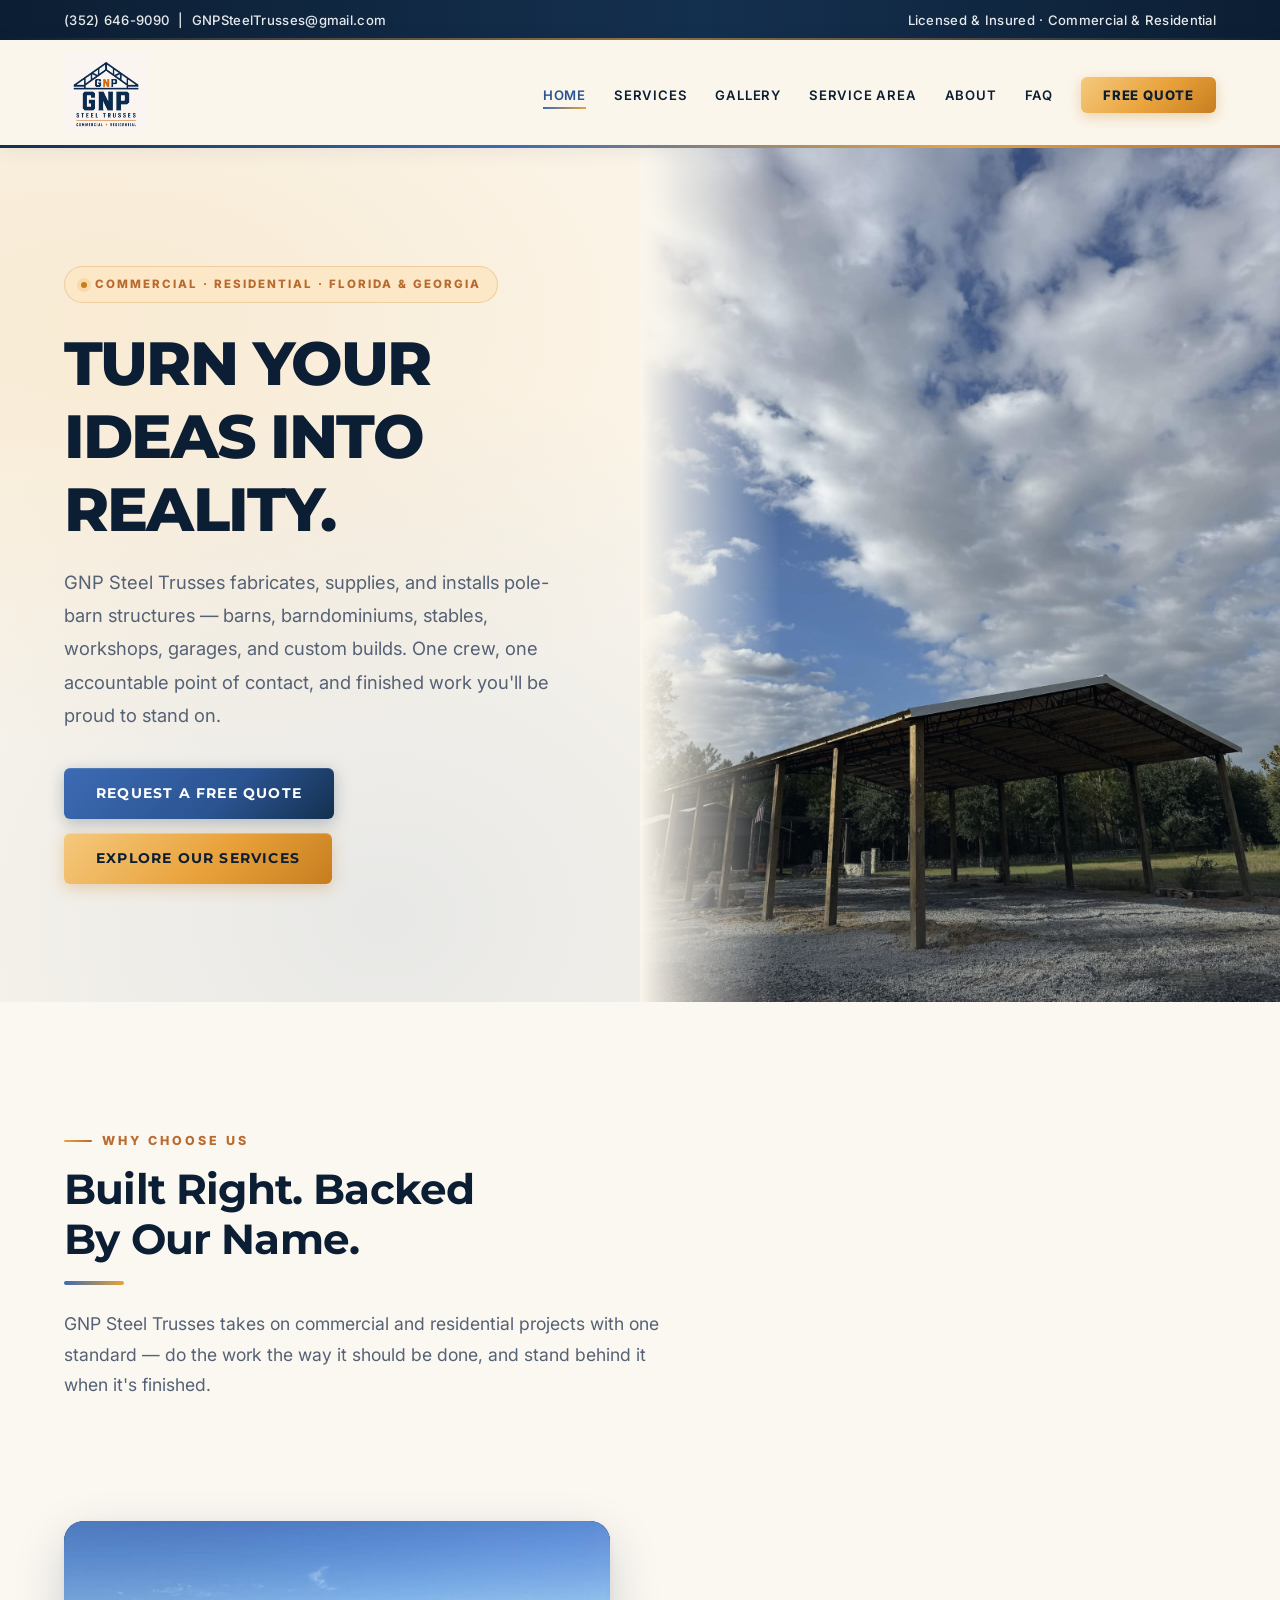
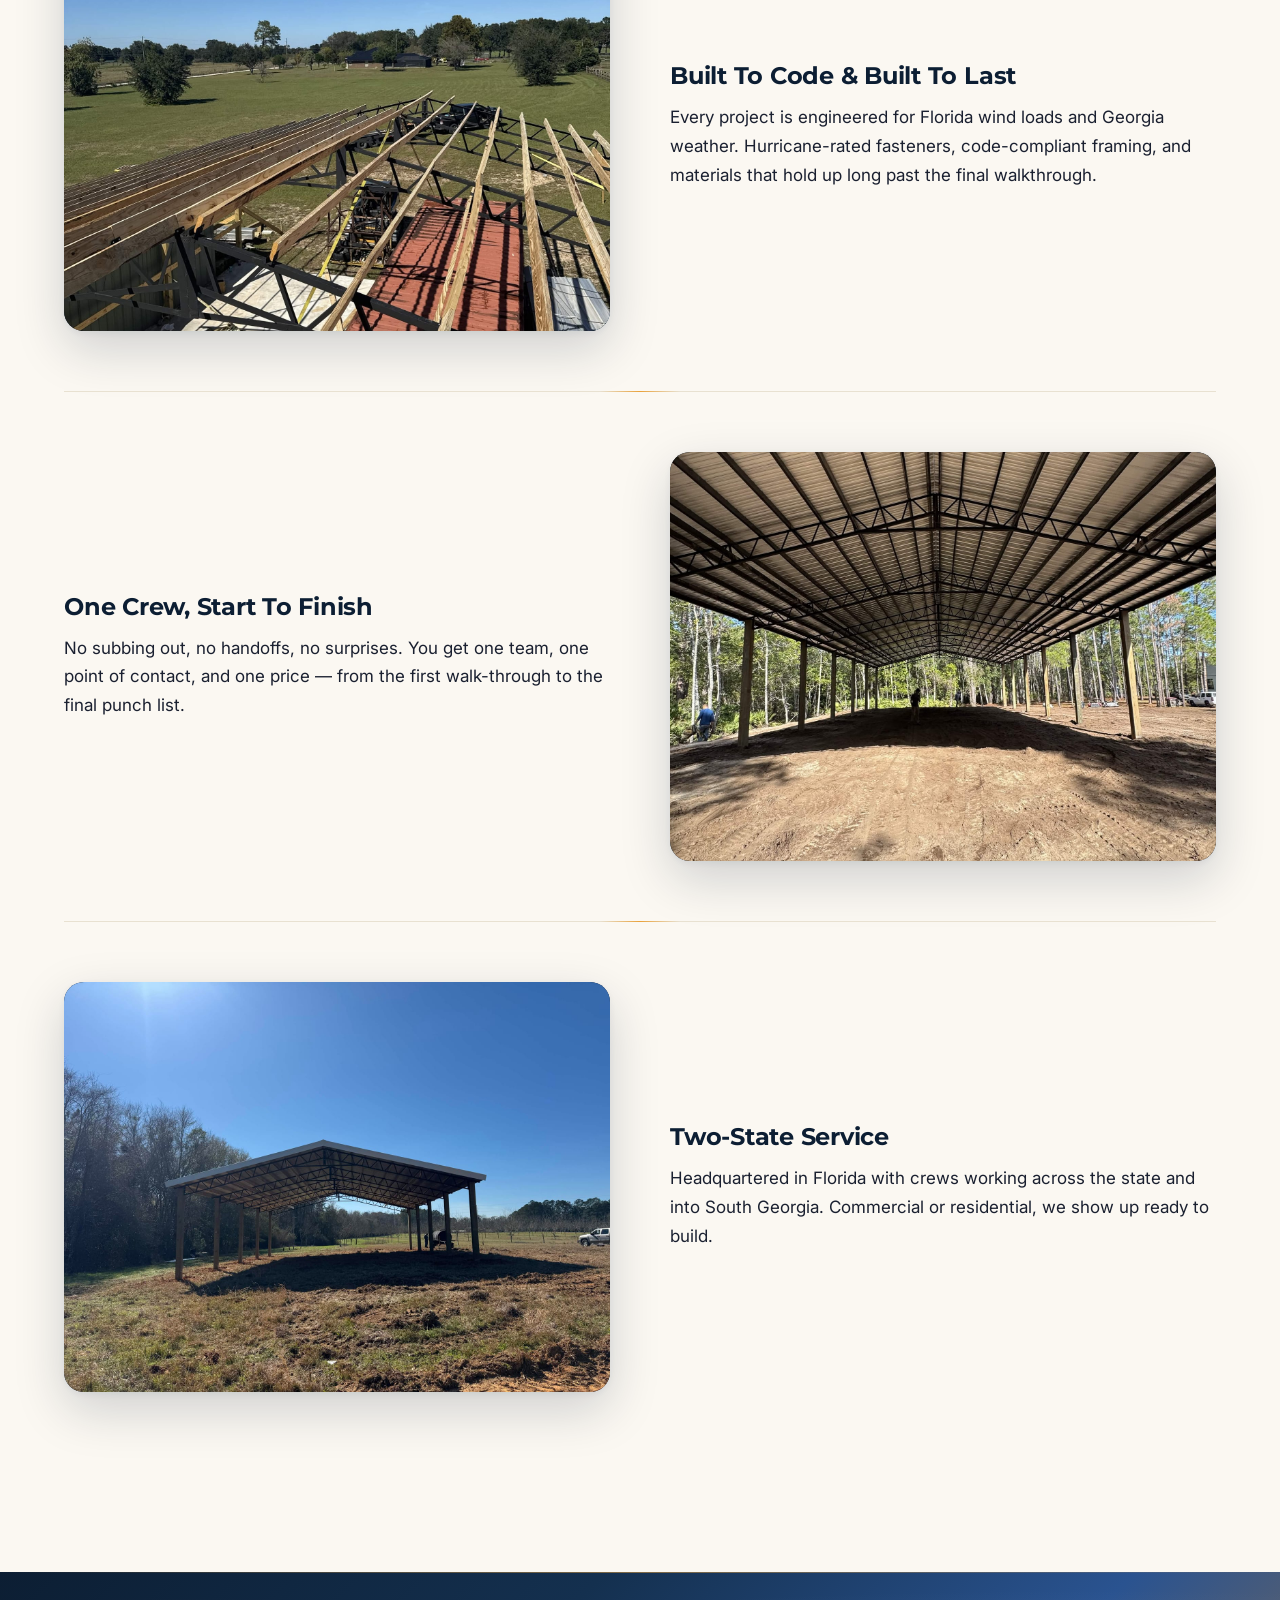
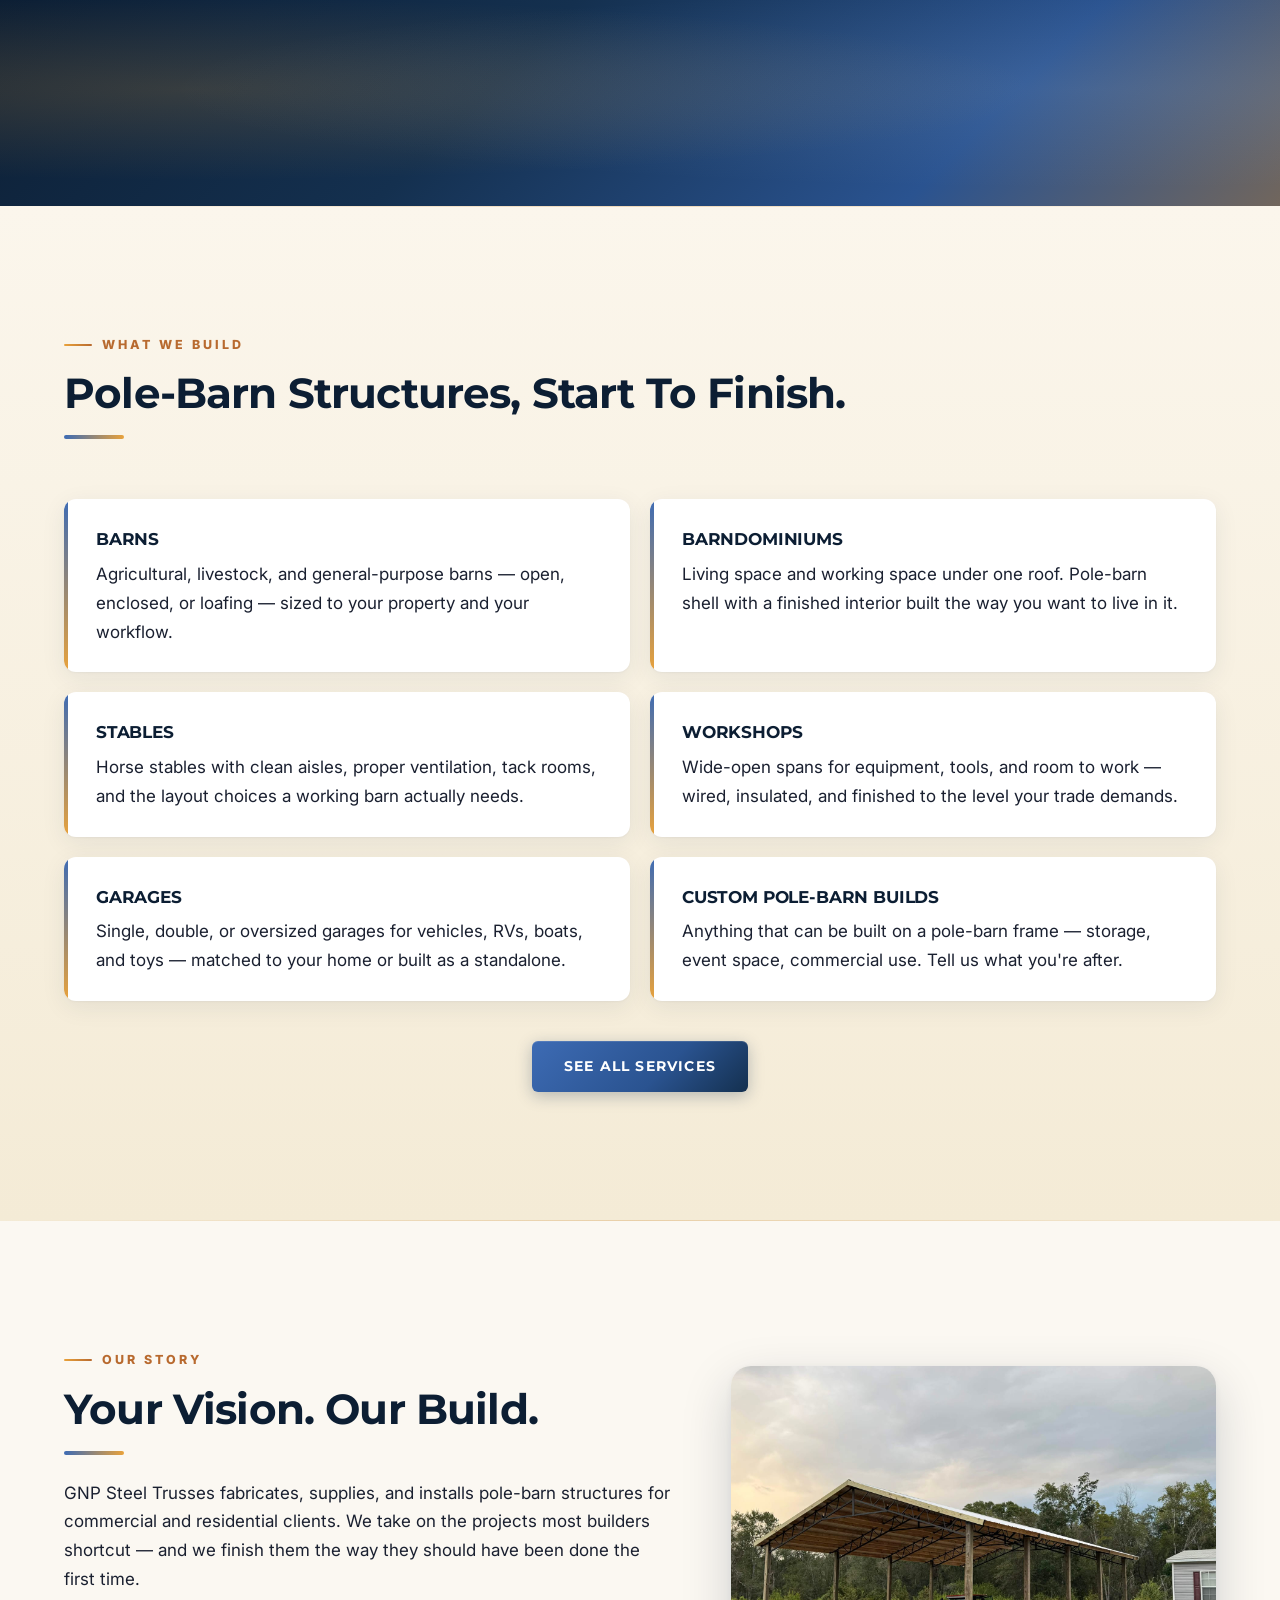
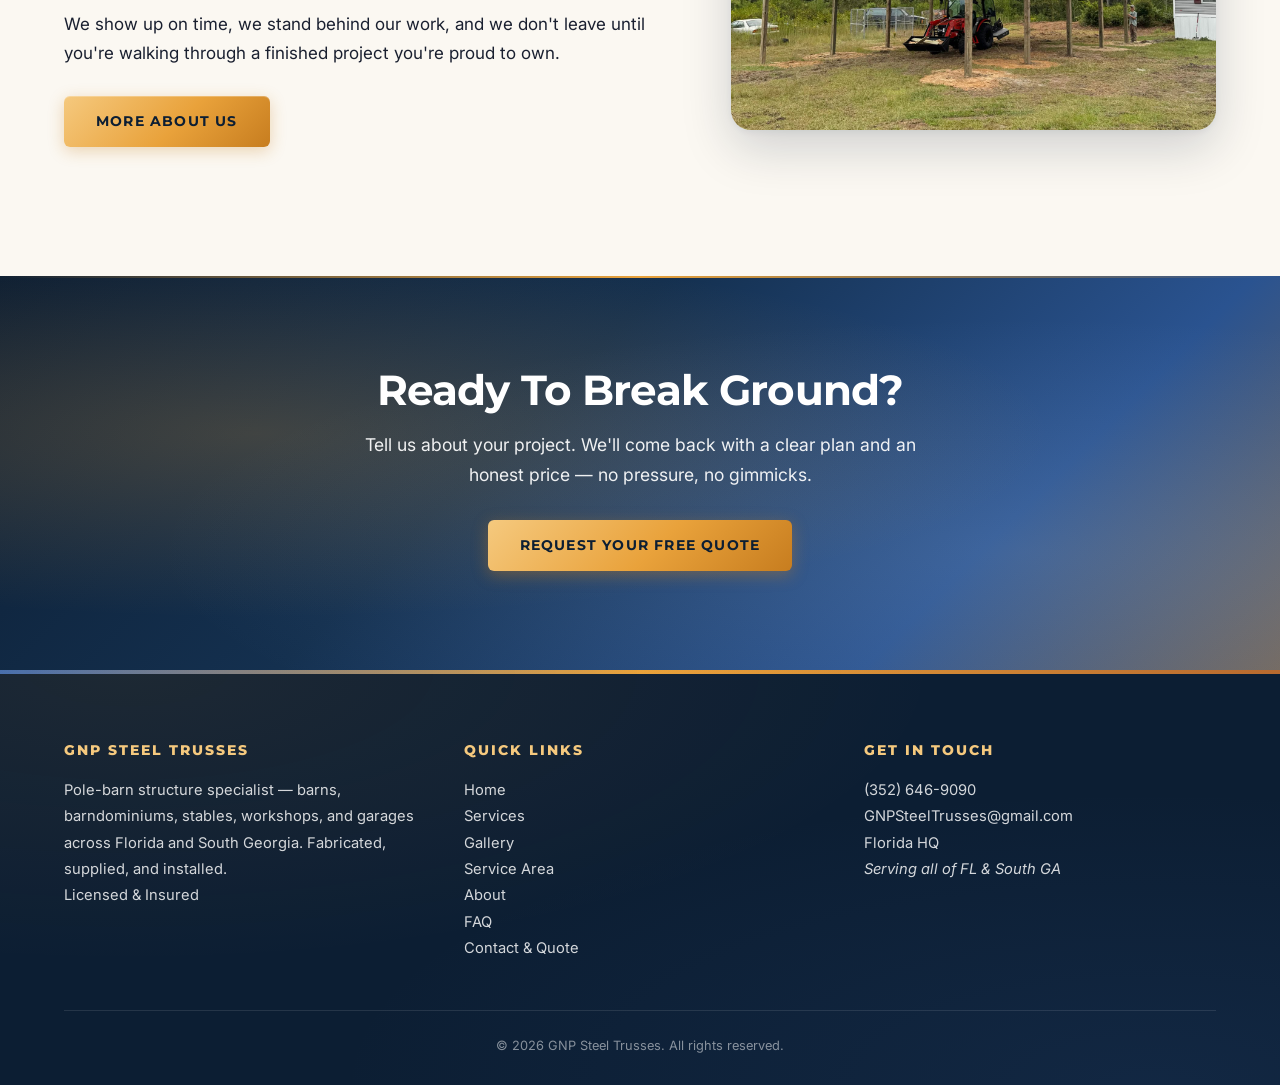
<file: index.html>
<!DOCTYPE html>
<html lang="en">
<head>
<meta charset="UTF-8" />
<meta name="viewport" content="width=device-width, initial-scale=1.0" />
<title>GNP Steel Trusses | Barns, Barndominiums, Workshops &amp; Garages</title>
<meta name="description" content="GNP Steel Trusses fabricates, supplies, and installs pole-barn structures — barns, barndominiums, stables, workshops, and garages — for commercial and residential clients across Florida and South Georgia." />
<link rel="preconnect" href="https://fonts.googleapis.com" />
<link rel="preconnect" href="https://fonts.gstatic.com" crossorigin />
<link href="https://fonts.googleapis.com/css2?family=Montserrat:wght@600;700;800&family=Inter:wght@400;500;600;700&display=swap" rel="stylesheet" />
<link rel="stylesheet" href="css/styles.css?v=4" />
<link rel="icon" type="image/svg+xml" href="images/favicon.svg" />
<meta property="og:site_name" content="GNP Steel Trusses" />
<meta property="og:type" content="website" />
<meta property="og:title" content="GNP Steel Trusses | Barns, Barndominiums, Workshops &amp; Garages" />
<meta property="og:description" content="Pole-barn structures done right — barns, barndominiums, stables, workshops, and garages across Florida and South Georgia. Fabricated, supplied, and installed. Licensed &amp; insured." />
<meta property="og:image" content="images/IMG_0692.jpg" />
<meta name="twitter:card" content="summary_large_image" />
<script type="application/ld+json">
{
  "@context": "https://schema.org",
  "@type": "GeneralContractor",
  "name": "GNP Steel Trusses",
  "description": "Commercial and residential pole-barn-structure specialist — barns, barndominiums, stables, workshops, and garages. Fabricated, supplied, and installed across Florida and South Georgia.",
  "telephone": "+1-352-646-9090",
  "email": "GNPSteelTrusses@gmail.com",
  "url": "https://southbarnservices.com",
  "image": "images/IMG_0692.jpg",
  "address": {
    "@type": "PostalAddress",
    "addressRegion": "FL",
    "addressCountry": "US"
  },
  "areaServed": [
    { "@type": "State", "name": "Florida" },
    { "@type": "State", "name": "Georgia" }
  ],
  "openingHoursSpecification": [
    { "@type": "OpeningHoursSpecification", "dayOfWeek": ["Monday","Tuesday","Wednesday","Thursday","Friday"], "opens": "07:00", "closes": "18:00" },
    { "@type": "OpeningHoursSpecification", "dayOfWeek": "Saturday", "opens": "08:00", "closes": "14:00" }
  ],
  "priceRange": "$$"
}
</script>
</head>
<body>

<a class="skip-link" href="#main">Skip to content</a>

<div class="topbar">
  <div class="container">
    <span>(352) 646-9090 &nbsp;|&nbsp; GNPSteelTrusses@gmail.com</span>
    <span>Licensed &amp; Insured &middot; Commercial &amp; Residential</span>
  </div>
</div>

<header class="site-header">
  <div class="container">
    <a class="brand" href="index.html">
      <img class="brand-logo" src="images/logo-gnp.png?v=4" alt="GNP Steel Trusses" width="84" height="84" />
    </a>
    <button class="nav-toggle" aria-label="Open menu" aria-expanded="false" onclick="document.querySelector('.main-nav').classList.toggle('open');document.querySelector('.nav-overlay').classList.toggle('open');this.setAttribute('aria-expanded',this.getAttribute('aria-expanded')==='false')">
      <span></span><span></span><span></span>
    </button>
    <div class="nav-overlay" onclick="document.querySelector('.main-nav').classList.remove('open');this.classList.remove('open');document.querySelector('.nav-toggle').setAttribute('aria-expanded','false')"></div>
    <nav class="main-nav" aria-label="Main">
      <ul>
        <li><a href="index.html" class="active">Home</a></li>
        <li><a href="services.html">Services</a></li>
        <li><a href="gallery.html">Gallery</a></li>
        <li><a href="service-area.html">Service Area</a></li>
        <li><a href="about.html">About</a></li>
        <li><a href="faq.html">FAQ</a></li>
        <li><a class="nav-cta" href="contact.html">Free Quote</a></li>
      </ul>
    </nav>
  </div>
</header>

<main id="main">

<section class="hero">
  <div class="hero-content">
    <span class="hero-badge">Commercial &middot; Residential &middot; Florida &amp; Georgia</span>
    <h1>Turn Your Ideas Into Reality.</h1>
    <p class="lede">GNP Steel Trusses fabricates, supplies, and installs pole-barn structures — barns, barndominiums, stables, workshops, garages, and custom builds. One crew, one accountable point of contact, and finished work you'll be proud to stand on.</p>
    <div class="hero-ctas">
      <a href="contact.html" class="btn btn-primary">Request a Free Quote</a>
      <a href="services.html" class="btn btn-secondary">Explore Our Services</a>
    </div>
  </div>
  <div class="hero-image">
    <img src="images/IMG_0311.jpg" alt="Completed pole barn with metal roof under a bright sky" loading="eager" />
  </div>
</section>

<section class="block">
  <div class="container">
    <div class="grid-2-asymmetric reveal">
      <div class="section-intro">
        <div class="section-kicker">Why Choose Us</div>
        <h2>Built Right. Backed By Our Name.</h2>
        <span class="divider"></span>
        <p class="lead">GNP Steel Trusses takes on commercial and residential projects with one standard — do the work the way it should be done, and stand behind it when it's finished.</p>
      </div>
      <div></div>
    </div>

    <div class="zigzag-row reveal">
      <div class="zigzag-content">
        <h3>Built To Code &amp; Built To Last</h3>
        <p>Every project is engineered for Florida wind loads and Georgia weather. Hurricane-rated fasteners, code-compliant framing, and materials that hold up long past the final walkthrough.</p>
      </div>
      <div class="zigzag-visual">
        <img src="images/IMG_0369.jpg" alt="Roof and truss framing during construction" loading="lazy" />
      </div>
    </div>

    <div class="zigzag-row reveal">
      <div class="zigzag-content">
        <h3>One Crew, Start To Finish</h3>
        <p>No subbing out, no handoffs, no surprises. You get one team, one point of contact, and one price — from the first walk-through to the final punch list.</p>
      </div>
      <div class="zigzag-visual">
        <img src="images/IMG_0521.jpg" alt="Interior framing of a large covered structure" loading="lazy" />
      </div>
    </div>

    <div class="zigzag-row reveal">
      <div class="zigzag-content">
        <h3>Two-State Service</h3>
        <p>Headquartered in Florida with crews working across the state and into South Georgia. Commercial or residential, we show up ready to build.</p>
      </div>
      <div class="zigzag-visual">
        <img src="images/IMG_0635.jpg" alt="Completed pole barn on open land" loading="lazy" />
      </div>
    </div>
  </div>
</section>

<section class="stats">
  <div class="container">
    <div class="stats-grid">
      <div class="reveal">
        <div class="stat-num">500+</div>
        <div class="stat-label">Projects Completed</div>
      </div>
      <div class="reveal reveal-delay-1">
        <div class="stat-num">2</div>
        <div class="stat-label">States Served</div>
      </div>
      <div class="reveal reveal-delay-2">
        <div class="stat-num">100%</div>
        <div class="stat-label">Licensed &amp; Insured</div>
      </div>
    </div>
  </div>
</section>

<section class="block alt">
  <div class="container">
    <div class="section-intro reveal">
      <div class="section-kicker">What We Build</div>
      <h2>Pole-Barn Structures, Start To Finish.</h2>
      <span class="divider"></span>
    </div>
    <ul class="service-list reveal">
      <li><strong>Barns</strong>Agricultural, livestock, and general-purpose barns — open, enclosed, or loafing — sized to your property and your workflow.</li>
      <li><strong>Barndominiums</strong>Living space and working space under one roof. Pole-barn shell with a finished interior built the way you want to live in it.</li>
      <li><strong>Stables</strong>Horse stables with clean aisles, proper ventilation, tack rooms, and the layout choices a working barn actually needs.</li>
      <li><strong>Workshops</strong>Wide-open spans for equipment, tools, and room to work — wired, insulated, and finished to the level your trade demands.</li>
      <li><strong>Garages</strong>Single, double, or oversized garages for vehicles, RVs, boats, and toys — matched to your home or built as a standalone.</li>
      <li><strong>Custom Pole-Barn Builds</strong>Anything that can be built on a pole-barn frame — storage, event space, commercial use. Tell us what you're after.</li>
    </ul>
    <div class="text-center reveal" style="margin-top:40px;">
      <a href="services.html" class="btn btn-primary">See All Services</a>
    </div>
  </div>
</section>

<section class="block">
  <div class="container">
    <div class="grid-2-asymmetric reveal">
      <div>
        <div class="section-kicker">Our Story</div>
        <h2>Your Vision. Our Build.</h2>
        <span class="divider"></span>
        <p>GNP Steel Trusses fabricates, supplies, and installs pole-barn structures for commercial and residential clients. We take on the projects most builders shortcut — and we finish them the way they should have been done the first time.</p>
        <p style="margin-top:16px;">We show up on time, we stand behind our work, and we don't leave until you're walking through a finished project you're proud to own.</p>
        <a href="about.html" class="btn btn-secondary" style="margin-top:28px;">More About Us</a>
      </div>
      <div>
        <img class="img-featured" src="images/IMG_0307.jpg" alt="Open-sided pole barn with equipment parked underneath" loading="lazy" />
      </div>
    </div>
  </div>
</section>

<section class="cta-banner">
  <div class="container">
    <h2>Ready To Break Ground?</h2>
    <p>Tell us about your project. We'll come back with a clear plan and an honest price — no pressure, no gimmicks.</p>
    <a href="contact.html" class="btn btn-light">Request Your Free Quote</a>
  </div>
</section>

</main>

<footer class="site-footer">
  <div class="container">
    <div class="grid-3">
      <div>
        <h4>GNP Steel Trusses</h4>
        <p>Pole-barn structure specialist — barns, barndominiums, stables, workshops, and garages across Florida and South Georgia. Fabricated, supplied, and installed.</p>
        <p>Licensed &amp; Insured</p>
      </div>
      <div>
        <h4>Quick Links</h4>
        <p><a href="index.html">Home</a><br/>
           <a href="services.html">Services</a><br/>
           <a href="gallery.html">Gallery</a><br/>
           <a href="service-area.html">Service Area</a><br/>
           <a href="about.html">About</a><br/>
           <a href="faq.html">FAQ</a><br/>
           <a href="contact.html">Contact &amp; Quote</a></p>
      </div>
      <div>
        <h4>Get In Touch</h4>
        <p>(352) 646-9090<br/>
           GNPSteelTrusses@gmail.com<br/>
           Florida HQ<br/>
           <em>Serving all of FL &amp; South GA</em></p>
      </div>
    </div>
    <div class="footer-bottom">
      &copy; <span id="yr"></span> GNP Steel Trusses. All rights reserved.
    </div>
  </div>
</footer>

<script>
document.getElementById('yr').textContent = new Date().getFullYear();

const reveals = document.querySelectorAll('.reveal');
if ('IntersectionObserver' in window) {
  const observer = new IntersectionObserver(function(entries) {
    entries.forEach(function(entry) {
      if (entry.isIntersecting) {
        entry.target.classList.add('visible');
        observer.unobserve(entry.target);
      }
    });
  }, { threshold: 0.15 });
  reveals.forEach(function(el) { observer.observe(el); });
} else {
  reveals.forEach(function(el) { el.classList.add('visible'); });
}
</script>
</body>
</html>
</file>
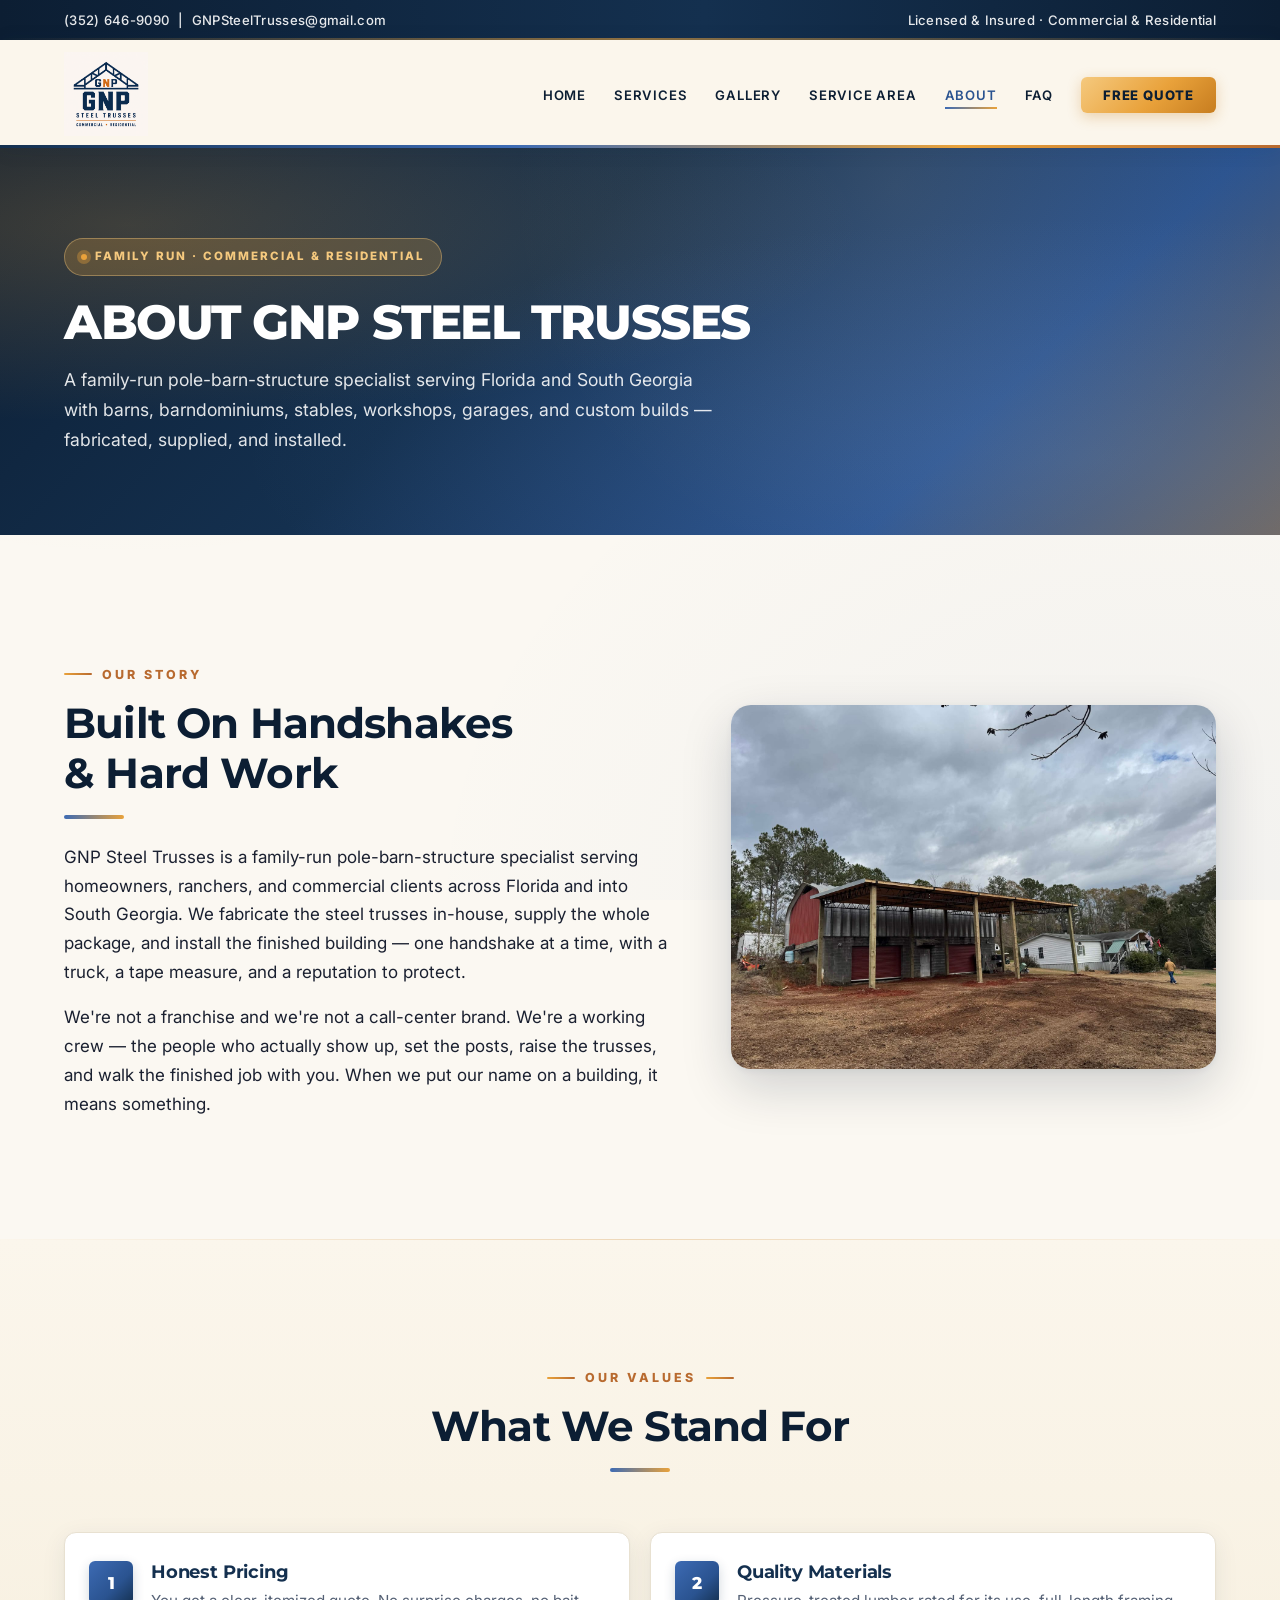
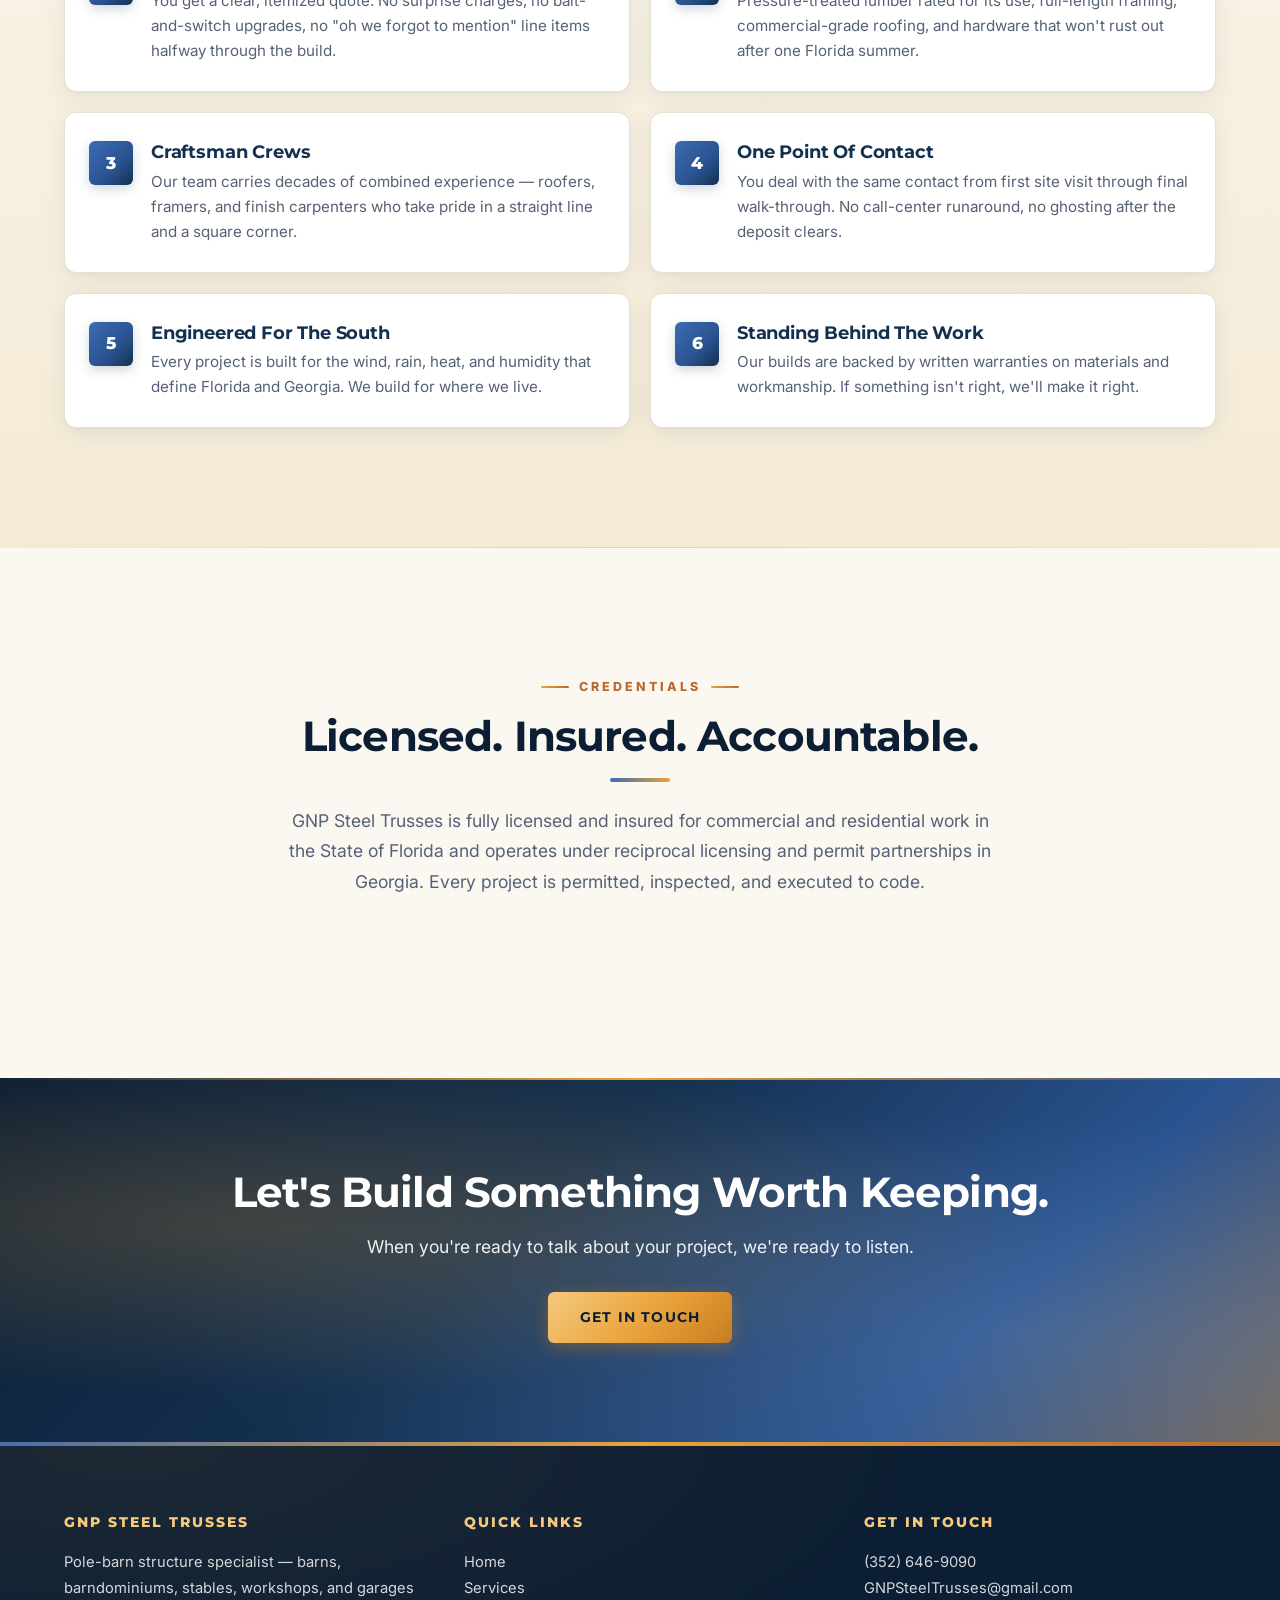
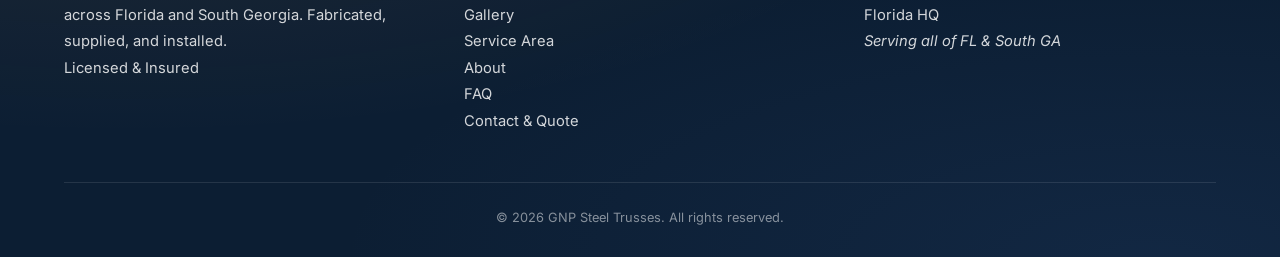
<file: about.html>
<!DOCTYPE html>
<html lang="en">
<head>
<meta charset="UTF-8" />
<meta name="viewport" content="width=device-width, initial-scale=1.0" />
<title>About | GNP Steel Trusses</title>
<meta name="description" content="GNP Steel Trusses is a family-run pole-barn-structure specialist serving Florida and South Georgia — barns, barndominiums, stables, workshops, and garages, fabricated, supplied, and installed." />
<link rel="preconnect" href="https://fonts.googleapis.com" />
<link rel="preconnect" href="https://fonts.gstatic.com" crossorigin />
<link href="https://fonts.googleapis.com/css2?family=Montserrat:wght@600;700;800&family=Inter:wght@400;500;600;700&display=swap" rel="stylesheet" />
<link rel="stylesheet" href="css/styles.css?v=4" />
<link rel="icon" type="image/svg+xml" href="images/favicon.svg" />
<meta property="og:site_name" content="GNP Steel Trusses" />
<meta property="og:type" content="website" />
<meta property="og:title" content="About | GNP Steel Trusses" />
<meta property="og:description" content="A family-run commercial and residential contractor serving Florida and South Georgia." />
<meta name="twitter:card" content="summary_large_image" />
</head>
<body>

<a class="skip-link" href="#main">Skip to content</a>

<div class="topbar">
  <div class="container">
    <span>(352) 646-9090 &nbsp;|&nbsp; GNPSteelTrusses@gmail.com</span>
    <span>Licensed &amp; Insured &middot; Commercial &amp; Residential</span>
  </div>
</div>

<header class="site-header">
  <div class="container">
    <a class="brand" href="index.html">
      <img class="brand-logo" src="images/logo-gnp.png?v=4" alt="GNP Steel Trusses" width="84" height="84" />
    </a>
    <button class="nav-toggle" aria-label="Open menu" aria-expanded="false" onclick="document.querySelector('.main-nav').classList.toggle('open');document.querySelector('.nav-overlay').classList.toggle('open');this.setAttribute('aria-expanded',this.getAttribute('aria-expanded')==='false')">
      <span></span><span></span><span></span>
    </button>
    <div class="nav-overlay" onclick="document.querySelector('.main-nav').classList.remove('open');this.classList.remove('open');document.querySelector('.nav-toggle').setAttribute('aria-expanded','false')"></div>
    <nav class="main-nav" aria-label="Main">
      <ul>
        <li><a href="index.html">Home</a></li>
        <li><a href="services.html">Services</a></li>
        <li><a href="gallery.html">Gallery</a></li>
        <li><a href="service-area.html">Service Area</a></li>
        <li><a href="about.html" class="active">About</a></li>
        <li><a href="faq.html">FAQ</a></li>
        <li><a class="nav-cta" href="contact.html">Free Quote</a></li>
      </ul>
    </nav>
  </div>
</header>

<main id="main">

<section class="page-hero">
  <div class="container">
    <span class="hero-badge">Family Run &middot; Commercial &amp; Residential</span>
    <h1>About GNP Steel Trusses</h1>
    <p>A family-run pole-barn-structure specialist serving Florida and South Georgia with barns, barndominiums, stables, workshops, garages, and custom builds — fabricated, supplied, and installed.</p>
  </div>
</section>

<section class="block">
  <div class="container">
    <div class="grid-2-asymmetric reveal">
      <div>
        <div class="section-kicker">Our Story</div>
        <h2>Built On Handshakes &amp; Hard Work</h2>
        <span class="divider"></span>
        <p>GNP Steel Trusses is a family-run pole-barn-structure specialist serving homeowners, ranchers, and commercial clients across Florida and into South Georgia. We fabricate the steel trusses in-house, supply the whole package, and install the finished building — one handshake at a time, with a truck, a tape measure, and a reputation to protect.</p>
        <p style="margin-top:16px;">We're not a franchise and we're not a call-center brand. We're a working crew — the people who actually show up, set the posts, raise the trusses, and walk the finished job with you. When we put our name on a building, it means something.</p>
      </div>
      <div>
        <img class="img-featured" src="images/IMG_0621.jpg" alt="Completed pole barn project" loading="lazy" />
      </div>
    </div>
  </div>
</section>

<section class="block alt">
  <div class="container">
    <div class="section-title reveal">
      <div class="section-kicker">Our Values</div>
      <h2>What We Stand For</h2>
      <span class="divider"></span>
    </div>
    <div class="values-grid">
      <div class="value-item reveal">
        <div class="value-icon">1</div>
        <div>
          <h3>Honest Pricing</h3>
          <p>You get a clear, itemized quote. No surprise charges, no bait-and-switch upgrades, no "oh we forgot to mention" line items halfway through the build.</p>
        </div>
      </div>
      <div class="value-item reveal reveal-delay-1">
        <div class="value-icon">2</div>
        <div>
          <h3>Quality Materials</h3>
          <p>Pressure-treated lumber rated for its use, full-length framing, commercial-grade roofing, and hardware that won't rust out after one Florida summer.</p>
        </div>
      </div>
      <div class="value-item reveal reveal-delay-2">
        <div class="value-icon">3</div>
        <div>
          <h3>Craftsman Crews</h3>
          <p>Our team carries decades of combined experience — roofers, framers, and finish carpenters who take pride in a straight line and a square corner.</p>
        </div>
      </div>
      <div class="value-item reveal reveal-delay-3">
        <div class="value-icon">4</div>
        <div>
          <h3>One Point Of Contact</h3>
          <p>You deal with the same contact from first site visit through final walk-through. No call-center runaround, no ghosting after the deposit clears.</p>
        </div>
      </div>
      <div class="value-item reveal">
        <div class="value-icon">5</div>
        <div>
          <h3>Engineered For The South</h3>
          <p>Every project is built for the wind, rain, heat, and humidity that define Florida and Georgia. We build for where we live.</p>
        </div>
      </div>
      <div class="value-item reveal reveal-delay-1">
        <div class="value-icon">6</div>
        <div>
          <h3>Standing Behind The Work</h3>
          <p>Our builds are backed by written warranties on materials and workmanship. If something isn't right, we'll make it right.</p>
        </div>
      </div>
    </div>
  </div>
</section>

<section class="block">
  <div class="container">
    <div class="section-title reveal">
      <div class="section-kicker">Credentials</div>
      <h2>Licensed. Insured. Accountable.</h2>
      <span class="divider"></span>
      <p class="lead">GNP Steel Trusses is fully licensed and insured for commercial and residential work in the State of Florida and operates under reciprocal licensing and permit partnerships in Georgia. Every project is permitted, inspected, and executed to code.</p>
    </div>
  </div>
</section>

<section class="cta-banner">
  <div class="container">
    <h2>Let's Build Something Worth Keeping.</h2>
    <p>When you're ready to talk about your project, we're ready to listen.</p>
    <a href="contact.html" class="btn btn-light">Get In Touch</a>
  </div>
</section>

</main>

<footer class="site-footer">
  <div class="container">
    <div class="grid-3">
      <div>
        <h4>GNP Steel Trusses</h4>
        <p>Pole-barn structure specialist — barns, barndominiums, stables, workshops, and garages across Florida and South Georgia. Fabricated, supplied, and installed.</p>
        <p>Licensed &amp; Insured</p>
      </div>
      <div>
        <h4>Quick Links</h4>
        <p><a href="index.html">Home</a><br/>
           <a href="services.html">Services</a><br/>
           <a href="gallery.html">Gallery</a><br/>
           <a href="service-area.html">Service Area</a><br/>
           <a href="about.html">About</a><br/>
           <a href="faq.html">FAQ</a><br/>
           <a href="contact.html">Contact &amp; Quote</a></p>
      </div>
      <div>
        <h4>Get In Touch</h4>
        <p>(352) 646-9090<br/>
           GNPSteelTrusses@gmail.com<br/>
           Florida HQ<br/>
           <em>Serving all of FL &amp; South GA</em></p>
      </div>
    </div>
    <div class="footer-bottom">
      &copy; <span id="yr"></span> GNP Steel Trusses. All rights reserved.
    </div>
  </div>
</footer>

<script>
document.getElementById('yr').textContent = new Date().getFullYear();
var reveals = document.querySelectorAll('.reveal');
if ('IntersectionObserver' in window) {
  var observer = new IntersectionObserver(function(entries) {
    entries.forEach(function(entry) {
      if (entry.isIntersecting) { entry.target.classList.add('visible'); observer.unobserve(entry.target); }
    });
  }, { threshold: 0.15 });
  reveals.forEach(function(el) { observer.observe(el); });
} else { reveals.forEach(function(el) { el.classList.add('visible'); }); }
</script>
</body>
</html>
</file>
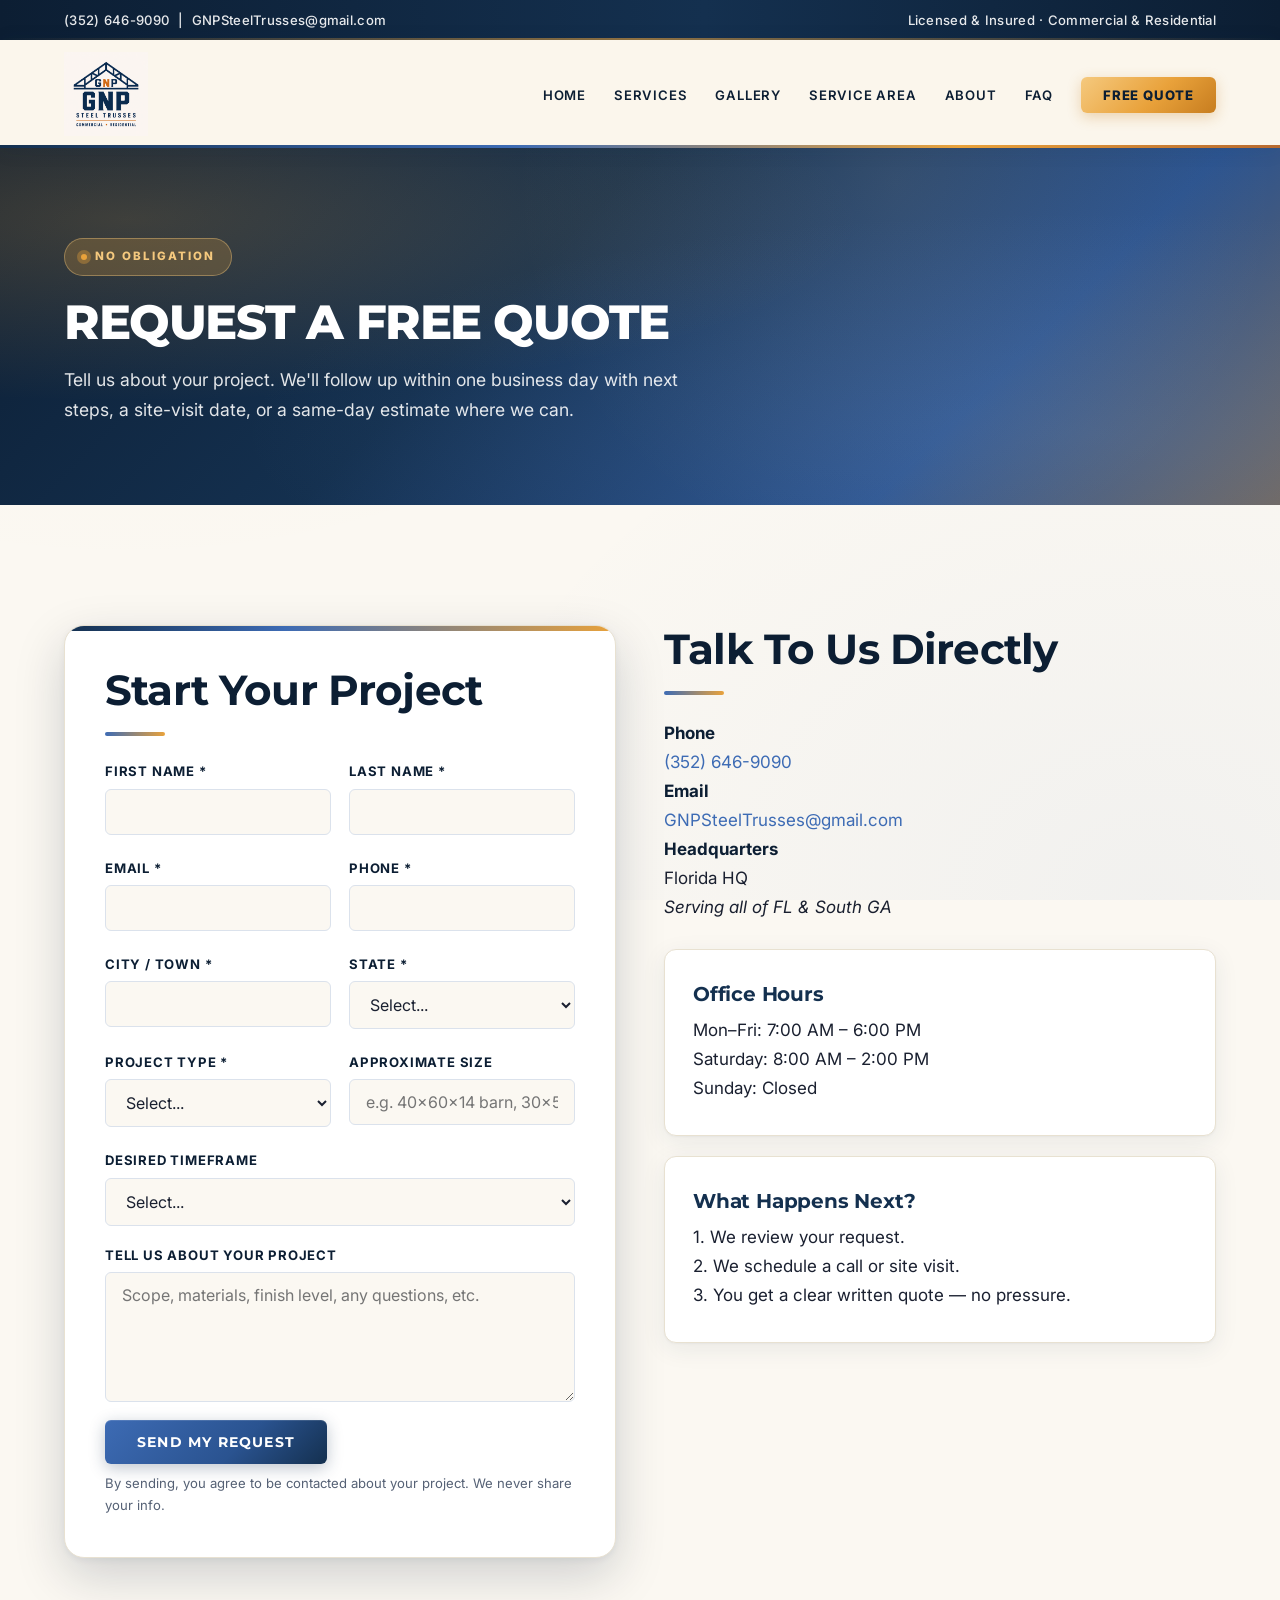
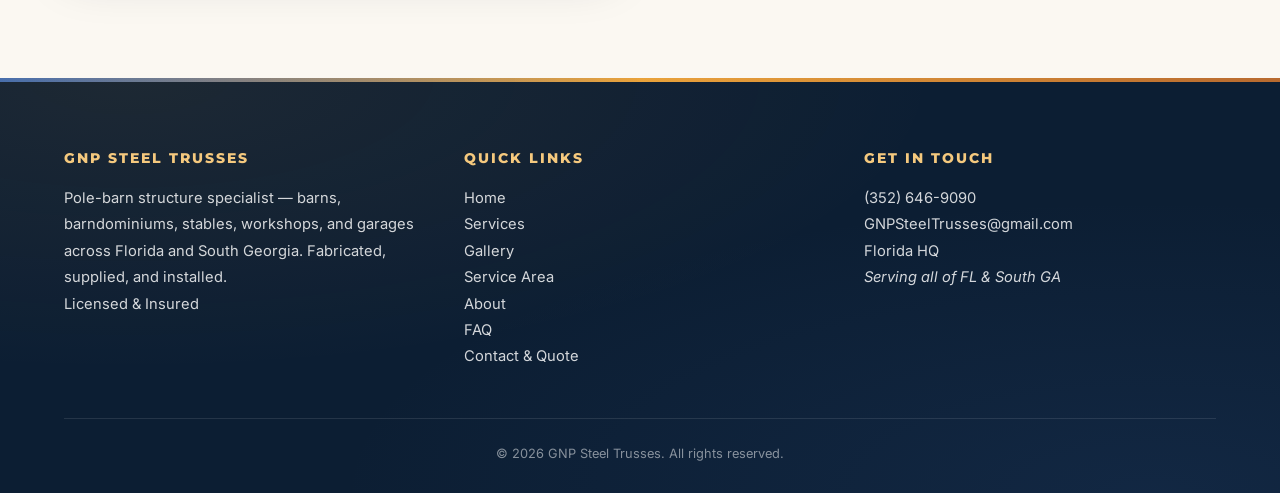
<file: contact.html>
<!DOCTYPE html>
<html lang="en">
<head>
<meta charset="UTF-8" />
<meta name="viewport" content="width=device-width, initial-scale=1.0" />
<title>Free Quote &amp; Contact | GNP Steel Trusses</title>
<meta name="description" content="Request a free quote from GNP Steel Trusses for barns, barndominiums, stables, workshops, garages, or any pole-barn-structure project in Florida or South Georgia." />
<link rel="preconnect" href="https://fonts.googleapis.com" />
<link rel="preconnect" href="https://fonts.gstatic.com" crossorigin />
<link href="https://fonts.googleapis.com/css2?family=Montserrat:wght@600;700;800&family=Inter:wght@400;500;600;700&display=swap" rel="stylesheet" />
<link rel="stylesheet" href="css/styles.css?v=4" />
<link rel="icon" type="image/svg+xml" href="images/favicon.svg" />
<meta property="og:site_name" content="GNP Steel Trusses" />
<meta property="og:type" content="website" />
<meta property="og:title" content="Free Quote &amp; Contact | GNP Steel Trusses" />
<meta property="og:description" content="Request a free quote for barns, barndominiums, stables, workshops, and garages across Florida and South Georgia." />
<meta name="twitter:card" content="summary_large_image" />
</head>
<body>

<a class="skip-link" href="#main">Skip to content</a>

<div class="topbar">
  <div class="container">
    <span>(352) 646-9090 &nbsp;|&nbsp; GNPSteelTrusses@gmail.com</span>
    <span>Licensed &amp; Insured &middot; Commercial &amp; Residential</span>
  </div>
</div>

<header class="site-header">
  <div class="container">
    <a class="brand" href="index.html">
      <img class="brand-logo" src="images/logo-gnp.png?v=4" alt="GNP Steel Trusses" width="84" height="84" />
    </a>
    <button class="nav-toggle" aria-label="Open menu" aria-expanded="false" onclick="document.querySelector('.main-nav').classList.toggle('open');document.querySelector('.nav-overlay').classList.toggle('open');this.setAttribute('aria-expanded',this.getAttribute('aria-expanded')==='false')">
      <span></span><span></span><span></span>
    </button>
    <div class="nav-overlay" onclick="document.querySelector('.main-nav').classList.remove('open');this.classList.remove('open');document.querySelector('.nav-toggle').setAttribute('aria-expanded','false')"></div>
    <nav class="main-nav" aria-label="Main">
      <ul>
        <li><a href="index.html">Home</a></li>
        <li><a href="services.html">Services</a></li>
        <li><a href="gallery.html">Gallery</a></li>
        <li><a href="service-area.html">Service Area</a></li>
        <li><a href="about.html">About</a></li>
        <li><a href="faq.html">FAQ</a></li>
        <li><a class="nav-cta active" href="contact.html">Free Quote</a></li>
      </ul>
    </nav>
  </div>
</header>

<main id="main">

<section class="page-hero">
  <div class="container">
    <span class="hero-badge">No Obligation</span>
    <h1>Request a Free Quote</h1>
    <p>Tell us about your project. We'll follow up within one business day with next steps, a site-visit date, or a same-day estimate where we can.</p>
  </div>
</section>

<section class="block">
  <div class="container grid-2" style="align-items:start;">

    <div class="form-wrap reveal">
      <h2 class="mt-0">Start Your Project</h2>
      <span class="divider"></span>

      <form id="quoteForm"
            name="quote"
            method="POST"
            action="https://formsubmit.co/southernbarnservices@gmail.com"
            novalidate>
        <input type="hidden" name="_subject" value="New Quote Request — GNP Steel Trusses" />
        <input type="hidden" name="_next" value="https://southbarnservices.com/thanks.html" />
        <input type="hidden" name="_template" value="table" />
        <input type="hidden" name="_captcha" value="false" />
        <input type="text" name="_honey" style="display:none" tabindex="-1" autocomplete="off" />

        <div class="form-row">
          <div class="form-field">
            <label for="fname">First Name *</label>
            <input type="text" id="fname" name="fname" required />
          </div>
          <div class="form-field">
            <label for="lname">Last Name *</label>
            <input type="text" id="lname" name="lname" required />
          </div>
        </div>

        <div class="form-row">
          <div class="form-field">
            <label for="email">Email *</label>
            <input type="email" id="email" name="email" required />
          </div>
          <div class="form-field">
            <label for="phone">Phone *</label>
            <input type="tel" id="phone" name="phone" required />
          </div>
        </div>

        <div class="form-row">
          <div class="form-field">
            <label for="city">City / Town *</label>
            <input type="text" id="city" name="city" required />
          </div>
          <div class="form-field">
            <label for="state">State *</label>
            <select id="state" name="state" required>
              <option value="">Select...</option>
              <option>Florida</option>
              <option>Georgia</option>
              <option>Other</option>
            </select>
          </div>
        </div>

        <div class="form-row">
          <div class="form-field">
            <label for="type">Project Type *</label>
            <select id="type" name="type" required>
              <option value="">Select...</option>
              <option>Barn</option>
              <option>Barndominium</option>
              <option>Stable</option>
              <option>Workshop</option>
              <option>Garage</option>
              <option>Custom Pole-Barn Build</option>
              <option>Commercial Project</option>
              <option>Other</option>
            </select>
          </div>
          <div class="form-field">
            <label for="size">Approximate Size</label>
            <input type="text" id="size" name="size" placeholder="e.g. 40x60x14 barn, 30x50 workshop, 60x80 barndo" />
          </div>
        </div>

        <div class="form-field">
          <label for="timing">Desired Timeframe</label>
          <select id="timing" name="timing">
            <option value="">Select...</option>
            <option>ASAP / 0–3 months</option>
            <option>3–6 months</option>
            <option>6–12 months</option>
            <option>Just gathering info</option>
          </select>
        </div>

        <div class="form-field">
          <label for="details">Tell Us About Your Project</label>
          <textarea id="details" name="details" placeholder="Scope, materials, finish level, any questions, etc."></textarea>
        </div>

        <button type="submit" class="btn btn-primary">Send My Request</button>
        <div class="form-note">By sending, you agree to be contacted about your project. We never share your info.</div>
      </form>
    </div>

    <aside class="reveal reveal-delay-2">
      <h2 class="mt-0">Talk To Us Directly</h2>
      <span class="divider"></span>
      <p><strong>Phone</strong><br/>
        <a href="tel:+13526469090">(352) 646-9090</a></p>
      <p><strong>Email</strong><br/>
        <a href="mailto:GNPSteelTrusses@gmail.com">GNPSteelTrusses@gmail.com</a></p>
      <p><strong>Headquarters</strong><br/>
        Florida HQ<br/>
        <em>Serving all of FL &amp; South GA</em></p>

      <div class="card" style="margin-top:28px;">
        <h3 class="mt-0">Office Hours</h3>
        <p class="mb-0">
          Mon–Fri: 7:00 AM – 6:00 PM<br/>
          Saturday: 8:00 AM – 2:00 PM<br/>
          Sunday: Closed
        </p>
      </div>

      <div class="card" style="margin-top:20px;">
        <h3 class="mt-0">What Happens Next?</h3>
        <p class="mb-0">1. We review your request.<br/>
          2. We schedule a call or site visit.<br/>
          3. You get a clear written quote — no pressure.</p>
      </div>
    </aside>

  </div>
</section>

</main>

<footer class="site-footer">
  <div class="container">
    <div class="grid-3">
      <div>
        <h4>GNP Steel Trusses</h4>
        <p>Pole-barn structure specialist — barns, barndominiums, stables, workshops, and garages across Florida and South Georgia. Fabricated, supplied, and installed.</p>
        <p>Licensed &amp; Insured</p>
      </div>
      <div>
        <h4>Quick Links</h4>
        <p><a href="index.html">Home</a><br/>
           <a href="services.html">Services</a><br/>
           <a href="gallery.html">Gallery</a><br/>
           <a href="service-area.html">Service Area</a><br/>
           <a href="about.html">About</a><br/>
           <a href="faq.html">FAQ</a><br/>
           <a href="contact.html">Contact &amp; Quote</a></p>
      </div>
      <div>
        <h4>Get In Touch</h4>
        <p>(352) 646-9090<br/>
           GNPSteelTrusses@gmail.com<br/>
           Florida HQ<br/>
           <em>Serving all of FL &amp; South GA</em></p>
      </div>
    </div>
    <div class="footer-bottom">
      &copy; <span id="yr"></span> GNP Steel Trusses. All rights reserved.
    </div>
  </div>
</footer>

<script>
document.getElementById('yr').textContent = new Date().getFullYear();
var reveals = document.querySelectorAll('.reveal');
if ('IntersectionObserver' in window) {
  var observer = new IntersectionObserver(function(entries) {
    entries.forEach(function(entry) {
      if (entry.isIntersecting) { entry.target.classList.add('visible'); observer.unobserve(entry.target); }
    });
  }, { threshold: 0.15 });
  reveals.forEach(function(el) { observer.observe(el); });
} else { reveals.forEach(function(el) { el.classList.add('visible'); }); }
</script>
</body>
</html>
</file>
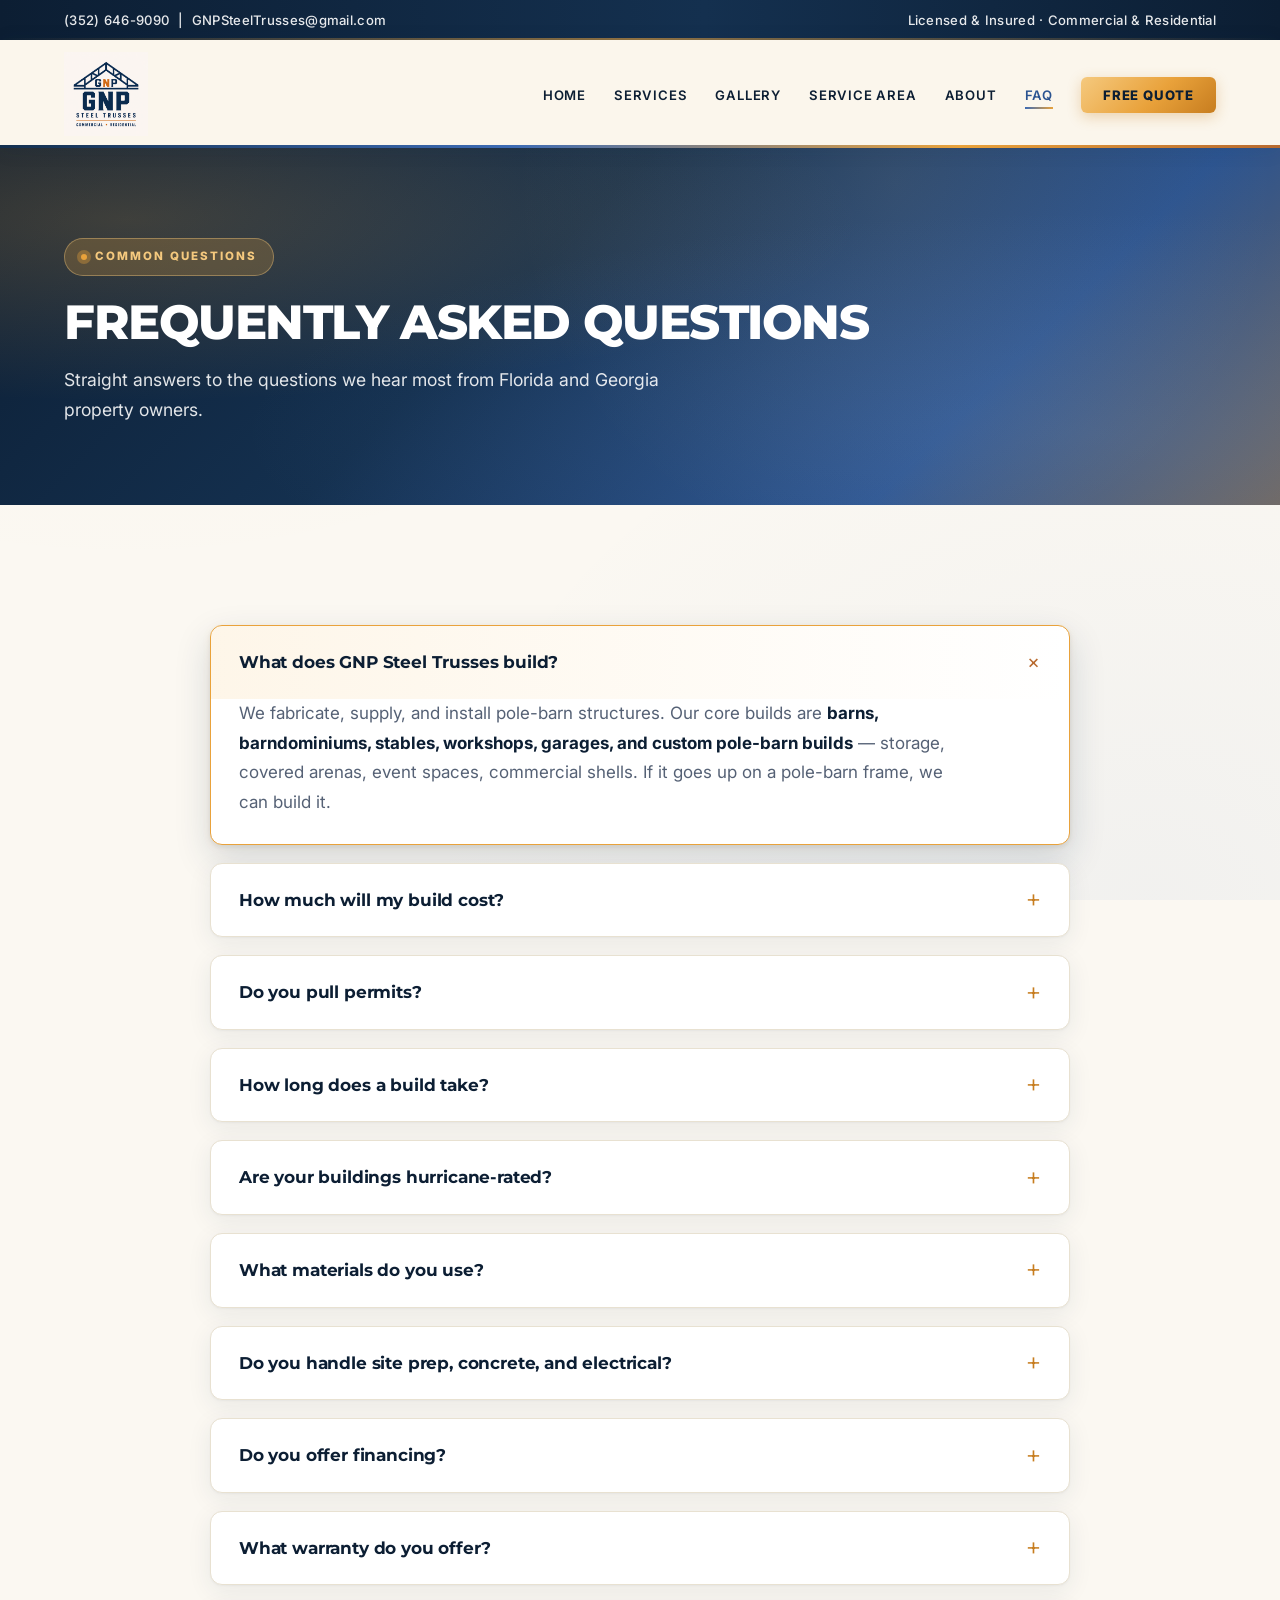
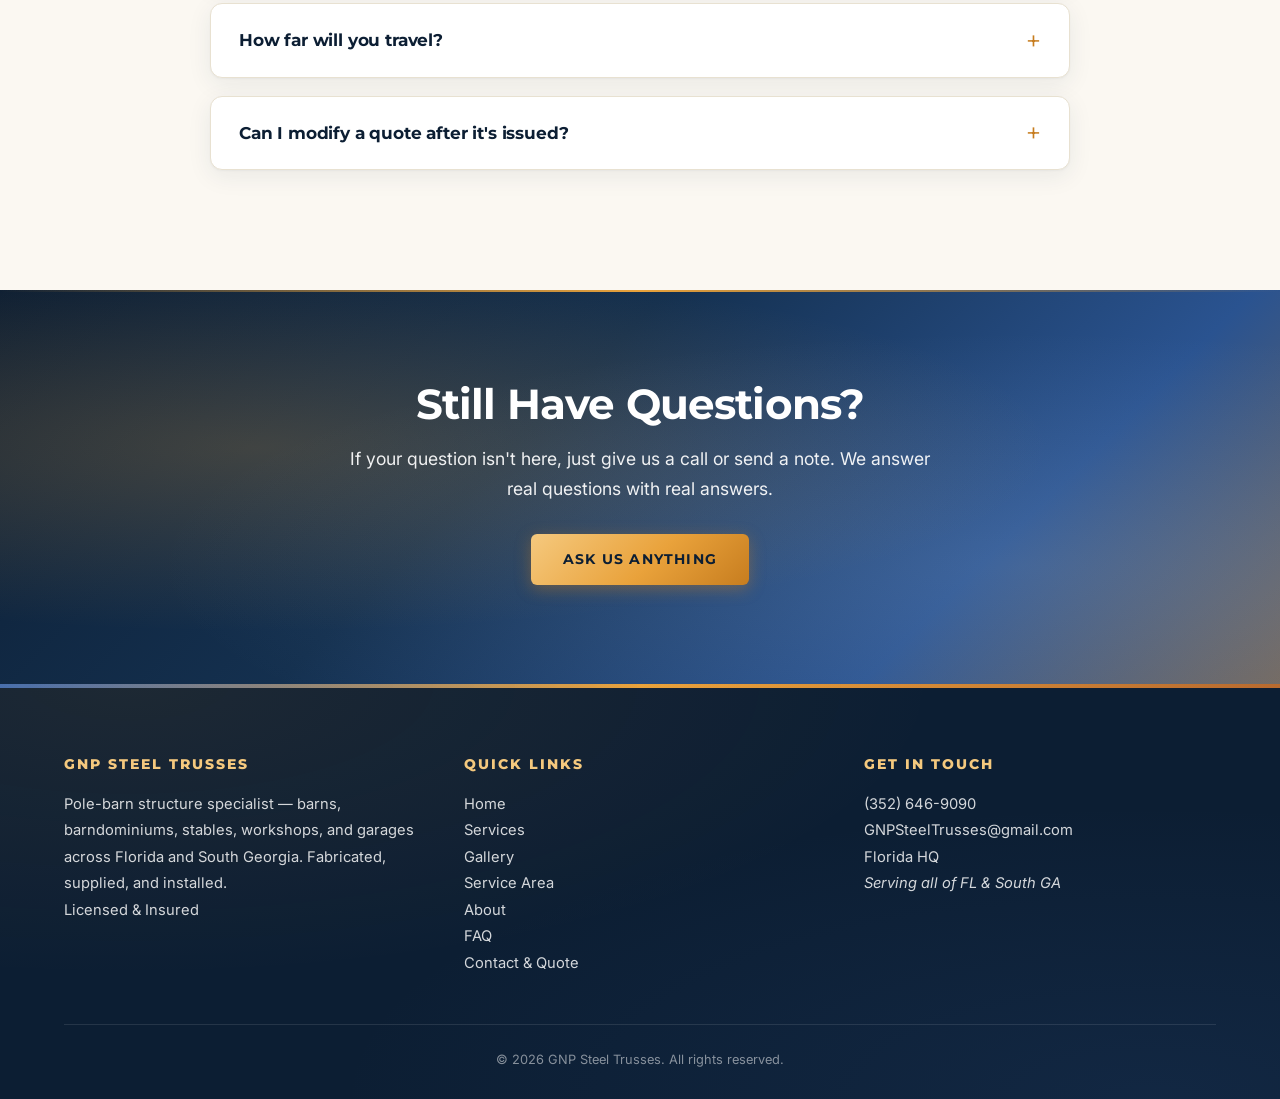
<file: faq.html>
<!DOCTYPE html>
<html lang="en">
<head>
<meta charset="UTF-8" />
<meta name="viewport" content="width=device-width, initial-scale=1.0" />
<title>FAQ | GNP Steel Trusses</title>
<meta name="description" content="Frequently asked questions about pole-barn structures in Florida and South Georgia — barns, barndominiums, stables, workshops, and garages. Permits, timelines, pricing, materials, and warranties." />
<link rel="preconnect" href="https://fonts.googleapis.com" />
<link rel="preconnect" href="https://fonts.gstatic.com" crossorigin />
<link href="https://fonts.googleapis.com/css2?family=Montserrat:wght@600;700;800&family=Inter:wght@400;500;600;700&display=swap" rel="stylesheet" />
<link rel="stylesheet" href="css/styles.css?v=4" />
<link rel="icon" type="image/svg+xml" href="images/favicon.svg" />
<meta property="og:site_name" content="GNP Steel Trusses" />
<meta property="og:type" content="website" />
<meta property="og:title" content="FAQ | GNP Steel Trusses" />
<meta property="og:description" content="Answers to common questions about barns, barndominiums, stables, workshops, and garages in Florida and South Georgia." />
<meta name="twitter:card" content="summary_large_image" />
<script type="application/ld+json">
{
  "@context": "https://schema.org",
  "@type": "FAQPage",
  "mainEntity": [
    { "@type": "Question", "name": "What does GNP Steel Trusses build?",
      "acceptedAnswer": { "@type": "Answer", "text": "We fabricate, supply, and install pole-barn structures — barns, barndominiums, stables, workshops, garages, and custom pole-barn builds — across Florida and South Georgia." } },
    { "@type": "Question", "name": "How much does a typical pole-barn build cost?",
      "acceptedAnswer": { "@type": "Answer", "text": "Pricing depends on size, finish level, and site conditions. Open-sided agricultural pole barns typically run $20-$35 per sq ft; enclosed workshops and garages $30-$55 per sq ft; finished barndominiums $80-$150+ per sq ft. We provide detailed written quotes after a site visit." } },
    { "@type": "Question", "name": "Do you pull permits?",
      "acceptedAnswer": { "@type": "Answer", "text": "Yes. We handle permitting, engineering stamps, and inspection coordination throughout every Florida county and our Georgia service area." } },
    { "@type": "Question", "name": "How long does a pole-barn build take?",
      "acceptedAnswer": { "@type": "Answer", "text": "Standard open-sided and enclosed pole barns are raised in 2-4 weeks once site prep is complete. Workshops and garages typically run 3-6 weeks. Finished barndominiums run 4-9 months end to end. Permit timelines vary by county." } },
    { "@type": "Question", "name": "Are your buildings hurricane-rated?",
      "acceptedAnswer": { "@type": "Answer", "text": "Every structure we build in Florida is engineered to meet or exceed local wind-load requirements, including HVHZ zones when applicable. Hurricane ties, rated fasteners, and code-compliant steel trusses and framing are standard." } },
    { "@type": "Question", "name": "Do you offer financing?",
      "acceptedAnswer": { "@type": "Answer", "text": "We work with lending partners that specialize in residential improvement and construction financing. Ask during your quote call and we'll point you in the right direction." } }
  ]
}
</script>
</head>
<body>

<a class="skip-link" href="#main">Skip to content</a>

<div class="topbar">
  <div class="container">
    <span>(352) 646-9090 &nbsp;|&nbsp; GNPSteelTrusses@gmail.com</span>
    <span>Licensed &amp; Insured &middot; Commercial &amp; Residential</span>
  </div>
</div>

<header class="site-header">
  <div class="container">
    <a class="brand" href="index.html">
      <img class="brand-logo" src="images/logo-gnp.png?v=4" alt="GNP Steel Trusses" width="84" height="84" />
    </a>
    <button class="nav-toggle" aria-label="Open menu" aria-expanded="false" onclick="document.querySelector('.main-nav').classList.toggle('open');document.querySelector('.nav-overlay').classList.toggle('open');this.setAttribute('aria-expanded',this.getAttribute('aria-expanded')==='false')">
      <span></span><span></span><span></span>
    </button>
    <div class="nav-overlay" onclick="document.querySelector('.main-nav').classList.remove('open');this.classList.remove('open');document.querySelector('.nav-toggle').setAttribute('aria-expanded','false')"></div>
    <nav class="main-nav" aria-label="Main">
      <ul>
        <li><a href="index.html">Home</a></li>
        <li><a href="services.html">Services</a></li>
        <li><a href="gallery.html">Gallery</a></li>
        <li><a href="service-area.html">Service Area</a></li>
        <li><a href="about.html">About</a></li>
        <li><a href="faq.html" class="active">FAQ</a></li>
        <li><a class="nav-cta" href="contact.html">Free Quote</a></li>
      </ul>
    </nav>
  </div>
</header>

<main id="main">

<section class="page-hero">
  <div class="container">
    <span class="hero-badge">Common Questions</span>
    <h1>Frequently Asked Questions</h1>
    <p>Straight answers to the questions we hear most from Florida and Georgia property owners.</p>
  </div>
</section>

<section class="block">
  <div class="container">
    <div class="faq-grid">

      <details class="faq-item reveal" open>
        <summary>What does GNP Steel Trusses build?</summary>
        <div class="faq-answer">
          <p>We fabricate, supply, and install pole-barn structures. Our core builds are <strong>barns, barndominiums, stables, workshops, garages, and custom pole-barn builds</strong> — storage, covered arenas, event spaces, commercial shells. If it goes up on a pole-barn frame, we can build it.</p>
        </div>
      </details>

      <details class="faq-item reveal">
        <summary>How much will my build cost?</summary>
        <div class="faq-answer">
          <p>It depends on size, finish level, and site conditions. Rough ballparks: <strong>open-sided ag barns</strong> $20–$35 per sq ft; <strong>enclosed workshops and garages</strong> $30–$55 per sq ft; <strong>finished barndominiums</strong> $80–$150+ per sq ft depending on interior spec. We provide detailed written quotes after a site visit — no surprise line items.</p>
        </div>
      </details>

      <details class="faq-item reveal">
        <summary>Do you pull permits?</summary>
        <div class="faq-answer">
          <p>Yes. We handle permitting, engineering stamps, and inspection coordination throughout every Florida county and our Georgia service area. You don't need to chase down the county building department — that's our job.</p>
        </div>
      </details>

      <details class="faq-item reveal">
        <summary>How long does a build take?</summary>
        <div class="faq-answer">
          <p><strong>Standard open-sided and enclosed pole barns</strong> are raised in 2–4 weeks once site prep is complete. <strong>Workshops and garages</strong> typically run 3–6 weeks. <strong>Finished barndominiums</strong> run 4–9 months end to end, depending on the interior scope. Permit timelines vary by county — we'll give you a realistic window with the quote.</p>
        </div>
      </details>

      <details class="faq-item reveal">
        <summary>Are your buildings hurricane-rated?</summary>
        <div class="faq-answer">
          <p>Every structure we build in Florida is engineered to meet or exceed local wind-load requirements, including HVHZ zones when applicable. Hurricane ties, rated fasteners, engineered steel trusses, and code-compliant framing are standard — not upsells.</p>
        </div>
      </details>

      <details class="faq-item reveal">
        <summary>What materials do you use?</summary>
        <div class="faq-answer">
          <p>In-house fabricated steel trusses, pressure-treated posts and girts rated for ground contact, commercial-grade metal roofing and siding panels, and galvanized or stainless fasteners engineered for coastal humidity. We don't cut material corners.</p>
        </div>
      </details>

      <details class="faq-item reveal">
        <summary>Do you handle site prep, concrete, and electrical?</summary>
        <div class="faq-answer">
          <p>We can coordinate site prep (pad grading, gravel, concrete slabs) and rough-in electrical and plumbing through trusted partners. Alternatively, if you have your own preferred subs, we're happy to work alongside them.</p>
        </div>
      </details>

      <details class="faq-item reveal">
        <summary>Do you offer financing?</summary>
        <div class="faq-answer">
          <p>We work with lending partners that specialize in residential improvement and construction financing. Ask during your quote call and we'll point you in the right direction.</p>
        </div>
      </details>

      <details class="faq-item reveal">
        <summary>What warranty do you offer?</summary>
        <div class="faq-answer">
          <p>Our builds carry a written workmanship warranty plus manufacturer warranties on steel trusses, roofing panels, and structural components. You'll get the full warranty details with your quote.</p>
        </div>
      </details>

      <details class="faq-item reveal">
        <summary>How far will you travel?</summary>
        <div class="faq-answer">
          <p>All of Florida — panhandle to the Keys — and into South Georgia. For projects outside our standard coverage area, give us a call and we'll see if we can make it work.</p>
        </div>
      </details>

      <details class="faq-item reveal">
        <summary>Can I modify a quote after it's issued?</summary>
        <div class="faq-answer">
          <p>Of course. Quotes are a starting point. Add a lean-to, upsize the doors, upgrade the trim package, change the color — we'll re-quote at no charge until you're happy with the plan.</p>
        </div>
      </details>

    </div>
  </div>
</section>

<section class="cta-banner">
  <div class="container">
    <h2>Still Have Questions?</h2>
    <p>If your question isn't here, just give us a call or send a note. We answer real questions with real answers.</p>
    <a href="contact.html" class="btn btn-light">Ask Us Anything</a>
  </div>
</section>

</main>

<footer class="site-footer">
  <div class="container">
    <div class="grid-3">
      <div>
        <h4>GNP Steel Trusses</h4>
        <p>Pole-barn structure specialist — barns, barndominiums, stables, workshops, and garages across Florida and South Georgia. Fabricated, supplied, and installed.</p>
        <p>Licensed &amp; Insured</p>
      </div>
      <div>
        <h4>Quick Links</h4>
        <p><a href="index.html">Home</a><br/>
           <a href="services.html">Services</a><br/>
           <a href="gallery.html">Gallery</a><br/>
           <a href="service-area.html">Service Area</a><br/>
           <a href="about.html">About</a><br/>
           <a href="faq.html">FAQ</a><br/>
           <a href="contact.html">Contact &amp; Quote</a></p>
      </div>
      <div>
        <h4>Get In Touch</h4>
        <p>(352) 646-9090<br/>
           GNPSteelTrusses@gmail.com<br/>
           Florida HQ<br/>
           <em>Serving all of FL &amp; South GA</em></p>
      </div>
    </div>
    <div class="footer-bottom">
      &copy; <span id="yr"></span> GNP Steel Trusses. All rights reserved.
    </div>
  </div>
</footer>

<script>
document.getElementById('yr').textContent = new Date().getFullYear();
var reveals = document.querySelectorAll('.reveal');
if ('IntersectionObserver' in window) {
  var observer = new IntersectionObserver(function(entries) {
    entries.forEach(function(entry) {
      if (entry.isIntersecting) { entry.target.classList.add('visible'); observer.unobserve(entry.target); }
    });
  }, { threshold: 0.15 });
  reveals.forEach(function(el) { observer.observe(el); });
} else { reveals.forEach(function(el) { el.classList.add('visible'); }); }
</script>
</body>
</html>
</file>
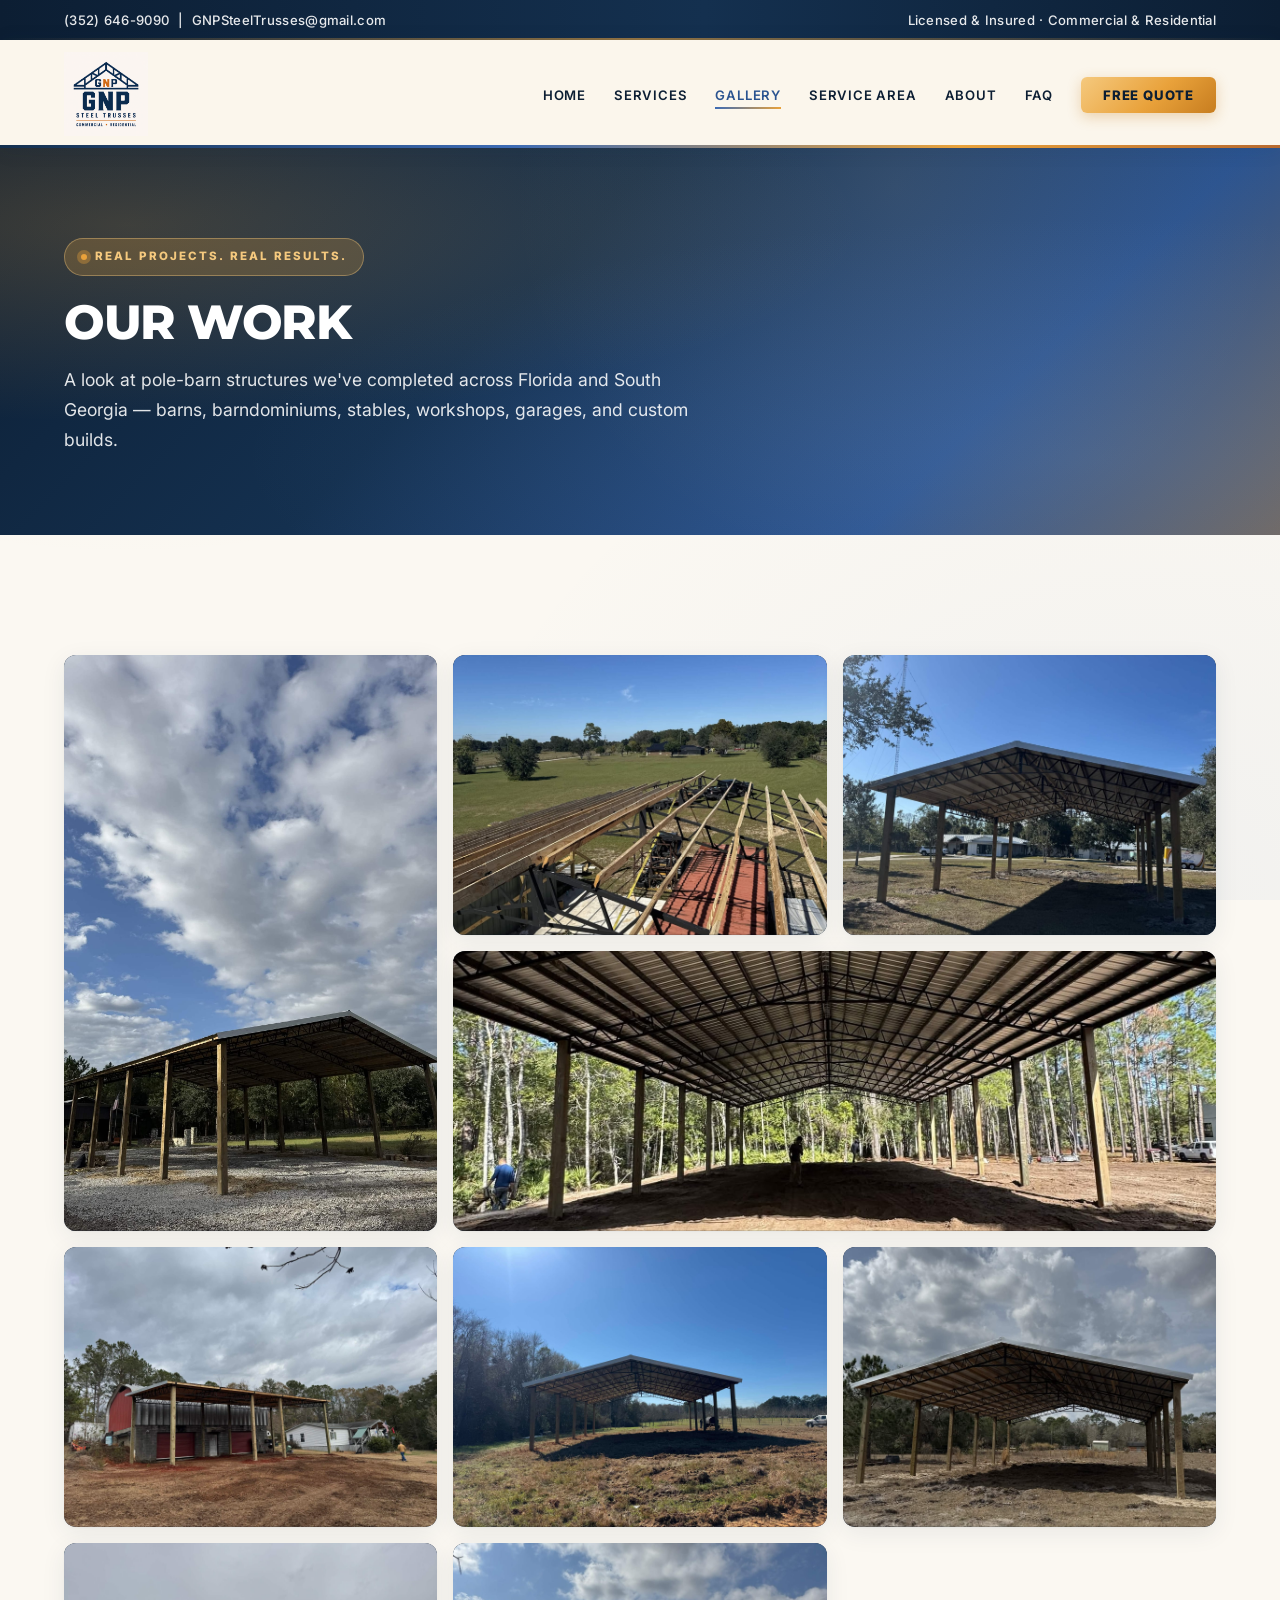
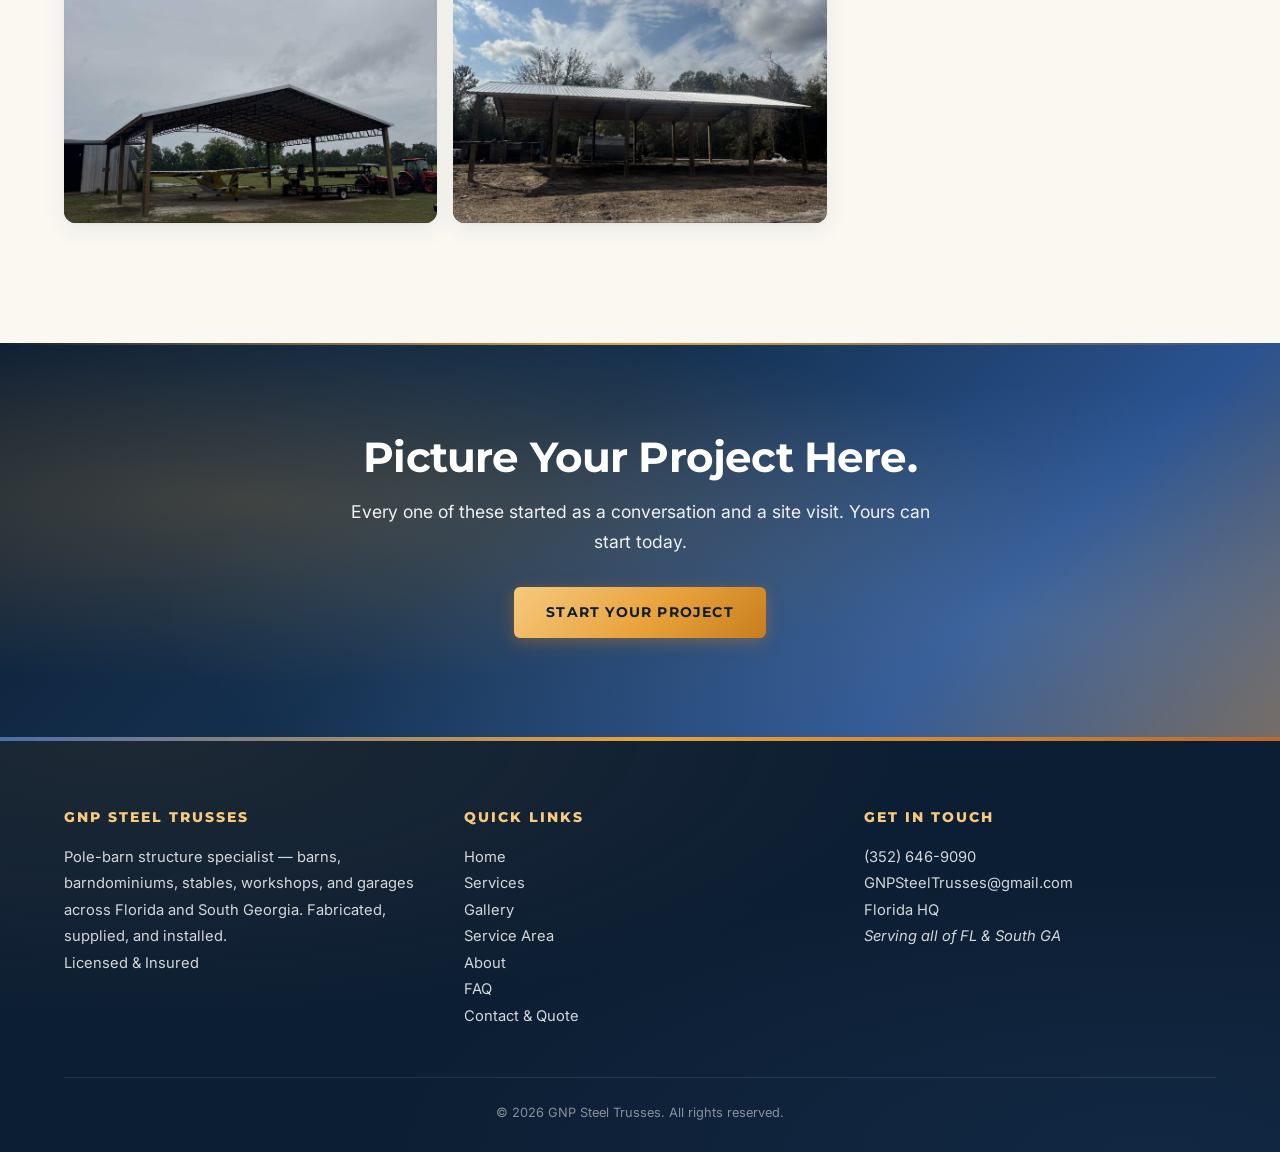
<file: gallery.html>
<!DOCTYPE html>
<html lang="en">
<head>
<meta charset="UTF-8" />
<meta name="viewport" content="width=device-width, initial-scale=1.0" />
<title>Gallery | GNP Steel Trusses</title>
<meta name="description" content="Photo gallery of completed pole-barn structures by GNP Steel Trusses — barns, barndominiums, stables, workshops, and garages across Florida and South Georgia." />
<link rel="preconnect" href="https://fonts.googleapis.com" />
<link rel="preconnect" href="https://fonts.gstatic.com" crossorigin />
<link href="https://fonts.googleapis.com/css2?family=Montserrat:wght@600;700;800&family=Inter:wght@400;500;600;700&display=swap" rel="stylesheet" />
<link rel="stylesheet" href="css/styles.css?v=4" />
<link rel="icon" type="image/svg+xml" href="images/favicon.svg" />
<meta property="og:site_name" content="GNP Steel Trusses" />
<meta property="og:type" content="website" />
<meta property="og:title" content="Gallery | GNP Steel Trusses" />
<meta property="og:description" content="Completed pole-barn structures across Florida and South Georgia — barns, barndominiums, stables, workshops, and garages." />
<meta name="twitter:card" content="summary_large_image" />
</head>
<body>

<a class="skip-link" href="#main">Skip to content</a>

<div class="topbar">
  <div class="container">
    <span>(352) 646-9090 &nbsp;|&nbsp; GNPSteelTrusses@gmail.com</span>
    <span>Licensed &amp; Insured &middot; Commercial &amp; Residential</span>
  </div>
</div>

<header class="site-header">
  <div class="container">
    <a class="brand" href="index.html">
      <img class="brand-logo" src="images/logo-gnp.png?v=4" alt="GNP Steel Trusses" width="84" height="84" />
    </a>
    <button class="nav-toggle" aria-label="Open menu" aria-expanded="false" onclick="document.querySelector('.main-nav').classList.toggle('open');document.querySelector('.nav-overlay').classList.toggle('open');this.setAttribute('aria-expanded',this.getAttribute('aria-expanded')==='false')">
      <span></span><span></span><span></span>
    </button>
    <div class="nav-overlay" onclick="document.querySelector('.main-nav').classList.remove('open');this.classList.remove('open');document.querySelector('.nav-toggle').setAttribute('aria-expanded','false')"></div>
    <nav class="main-nav" aria-label="Main">
      <ul>
        <li><a href="index.html">Home</a></li>
        <li><a href="services.html">Services</a></li>
        <li><a href="gallery.html" class="active">Gallery</a></li>
        <li><a href="service-area.html">Service Area</a></li>
        <li><a href="about.html">About</a></li>
        <li><a href="faq.html">FAQ</a></li>
        <li><a class="nav-cta" href="contact.html">Free Quote</a></li>
      </ul>
    </nav>
  </div>
</header>

<main id="main">

<section class="page-hero">
  <div class="container">
    <span class="hero-badge">Real Projects. Real Results.</span>
    <h1>Our Work</h1>
    <p>A look at pole-barn structures we've completed across Florida and South Georgia — barns, barndominiums, stables, workshops, garages, and custom builds.</p>
  </div>
</section>

<section class="block">
  <div class="container">
    <div class="gallery reveal">
      <figure>
        <img src="images/IMG_0311.jpg" alt="Open-sided pole barn with metal roof and treated posts under dramatic cloud-filled sky" loading="lazy" />
        <figcaption>Open-Sided Equipment Barn</figcaption>
      </figure>
      <figure>
        <img src="images/IMG_0369.jpg" alt="Roof truss framing viewed from the ridgeline during construction" loading="lazy" />
        <figcaption>Roof Truss Framing &middot; Build In Progress</figcaption>
      </figure>
      <figure>
        <img src="images/IMG_0483.jpg" alt="Completed open-sided pole barn cover with steel trusses on a clear blue-sky day" loading="lazy" />
        <figcaption>Open Cover &middot; Completed Build</figcaption>
      </figure>
      <figure>
        <img src="images/IMG_0521.jpg" alt="Interior of a large covered arena showing metal roof trusses and graded dirt floor" loading="lazy" />
        <figcaption>Covered Arena Interior</figcaption>
      </figure>
      <figure>
        <img src="images/IMG_0621.jpg" alt="Pole barn cover extension built alongside an existing red barn with roll-up doors" loading="lazy" />
        <figcaption>Barn Extension &middot; Cover Addition</figcaption>
      </figure>
      <figure>
        <img src="images/IMG_0635.jpg" alt="Freshly completed pole barn on open pastureland backlit by the sun" loading="lazy" />
        <figcaption>Pasture Barn &middot; Completed</figcaption>
      </figure>
      <figure>
        <img src="images/IMG_0692.jpg" alt="Large open-sided pole barn with treated posts under dramatic cumulus clouds" loading="lazy" />
        <figcaption>Large Open-Sided Barn</figcaption>
      </figure>
      <figure>
        <img src="images/IMG_0829.jpg" alt="Pole barn sheltering a small aircraft and tractor on a rural airstrip property" loading="lazy" />
        <figcaption>Aircraft &amp; Equipment Cover</figcaption>
      </figure>
      <figure>
        <img src="images/IMG_0667.jpg" alt="Pole barn with lean-to extension on a rural Florida property with cloudy sky" loading="lazy" />
        <figcaption>Barn With Lean-To Extension</figcaption>
      </figure>
    </div>
  </div>
</section>

<section class="cta-banner">
  <div class="container">
    <h2>Picture Your Project Here.</h2>
    <p>Every one of these started as a conversation and a site visit. Yours can start today.</p>
    <a href="contact.html" class="btn btn-light">Start Your Project</a>
  </div>
</section>

</main>

<footer class="site-footer">
  <div class="container">
    <div class="grid-3">
      <div>
        <h4>GNP Steel Trusses</h4>
        <p>Pole-barn structure specialist — barns, barndominiums, stables, workshops, and garages across Florida and South Georgia. Fabricated, supplied, and installed.</p>
        <p>Licensed &amp; Insured</p>
      </div>
      <div>
        <h4>Quick Links</h4>
        <p><a href="index.html">Home</a><br/>
           <a href="services.html">Services</a><br/>
           <a href="gallery.html">Gallery</a><br/>
           <a href="service-area.html">Service Area</a><br/>
           <a href="about.html">About</a><br/>
           <a href="faq.html">FAQ</a><br/>
           <a href="contact.html">Contact &amp; Quote</a></p>
      </div>
      <div>
        <h4>Get In Touch</h4>
        <p>(352) 646-9090<br/>
           GNPSteelTrusses@gmail.com<br/>
           Florida HQ<br/>
           <em>Serving all of FL &amp; South GA</em></p>
      </div>
    </div>
    <div class="footer-bottom">
      &copy; <span id="yr"></span> GNP Steel Trusses. All rights reserved.
    </div>
  </div>
</footer>

<script>
document.getElementById('yr').textContent = new Date().getFullYear();
var reveals = document.querySelectorAll('.reveal');
if ('IntersectionObserver' in window) {
  var observer = new IntersectionObserver(function(entries) {
    entries.forEach(function(entry) {
      if (entry.isIntersecting) { entry.target.classList.add('visible'); observer.unobserve(entry.target); }
    });
  }, { threshold: 0.15 });
  reveals.forEach(function(el) { observer.observe(el); });
} else { reveals.forEach(function(el) { el.classList.add('visible'); }); }
</script>
</body>
</html>
</file>
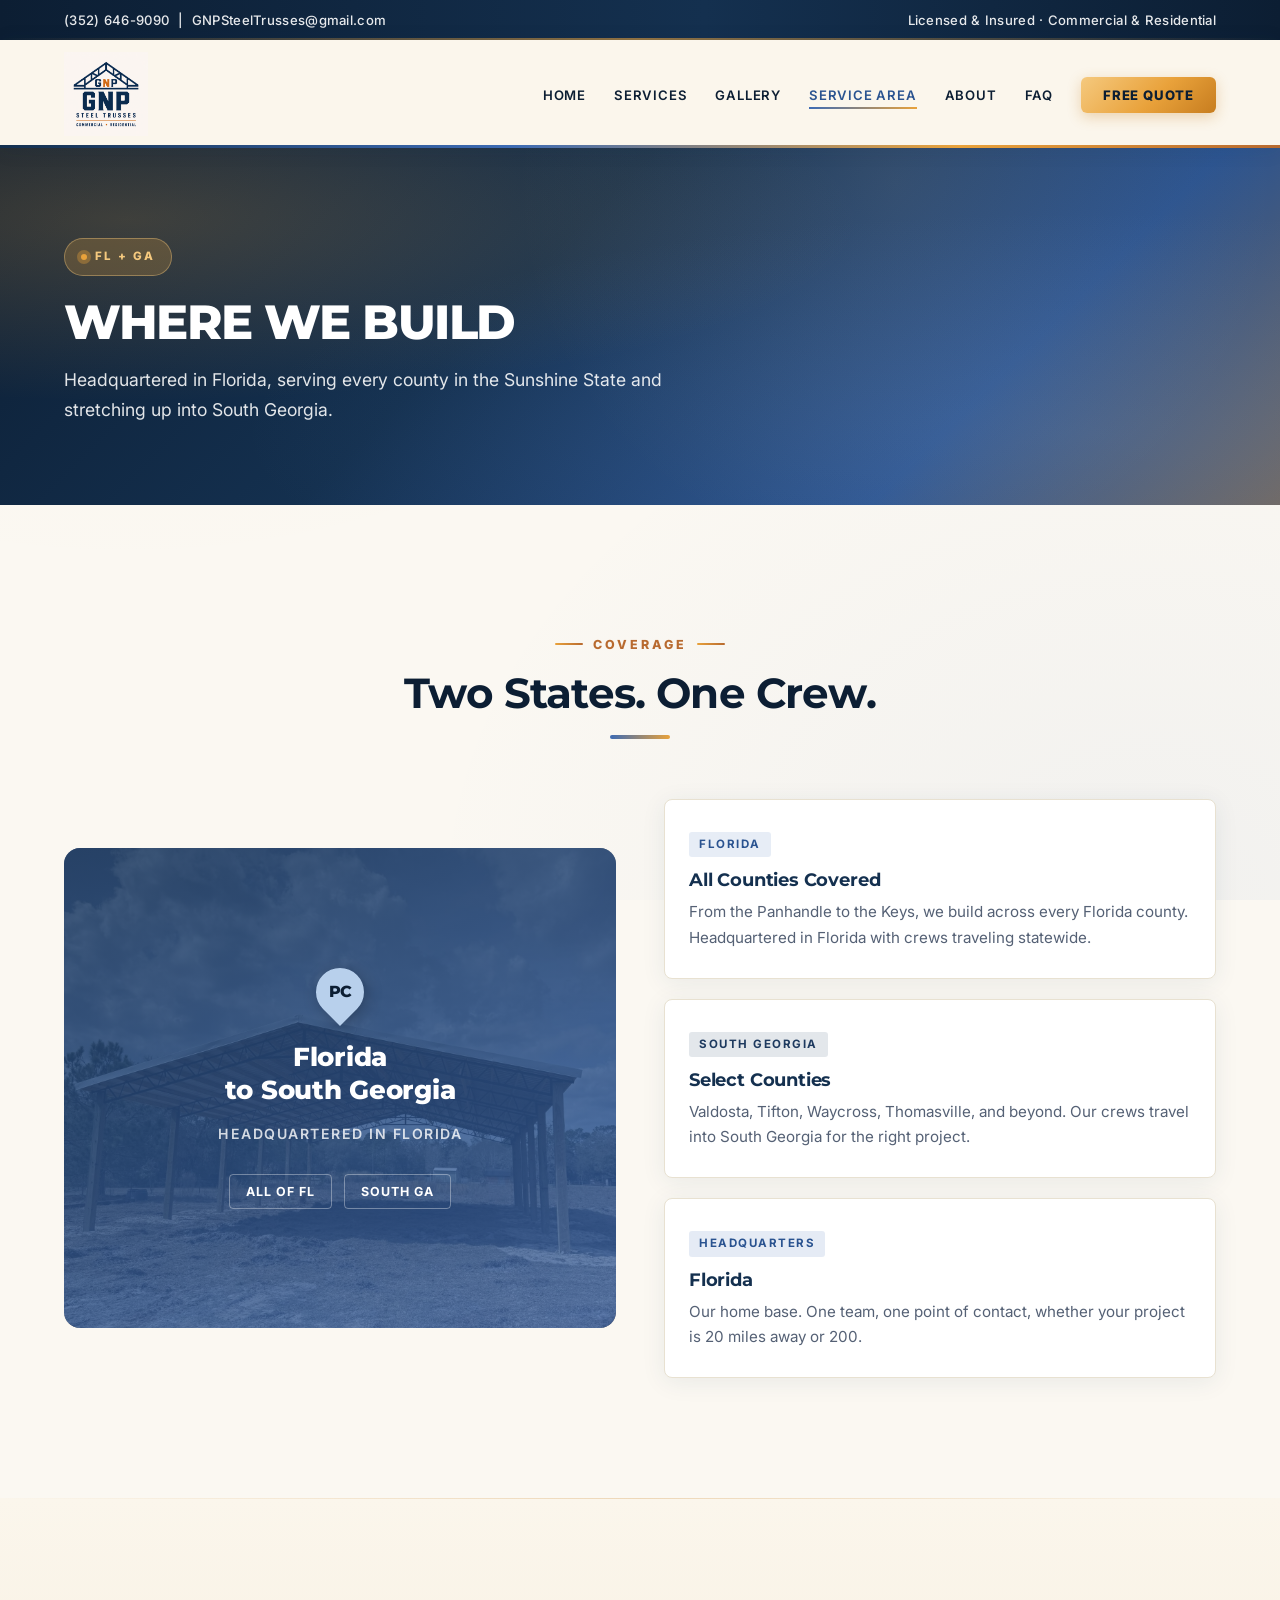
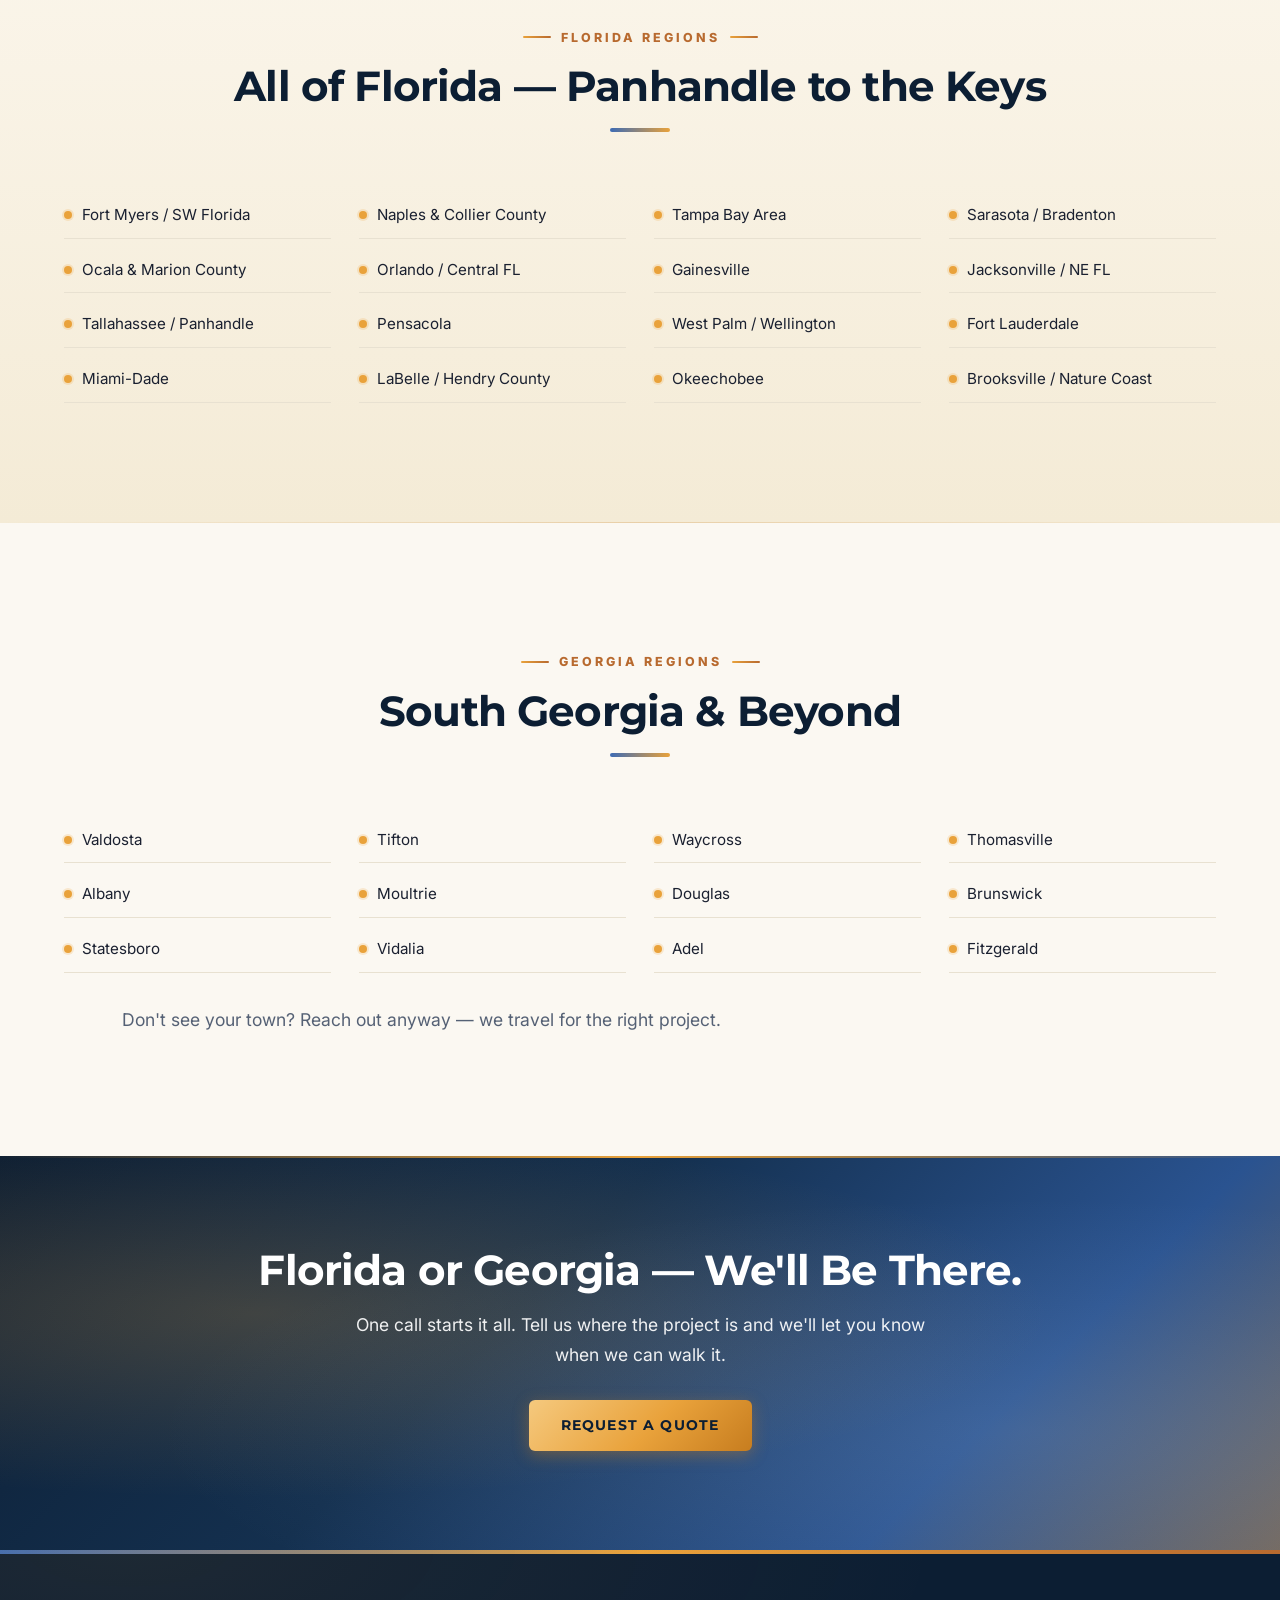
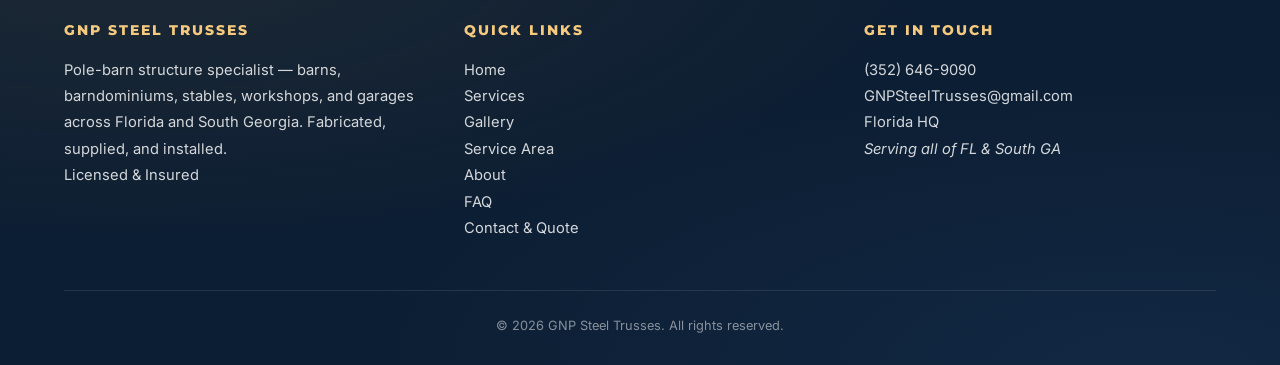
<file: service-area.html>
<!DOCTYPE html>
<html lang="en">
<head>
<meta charset="UTF-8" />
<meta name="viewport" content="width=device-width, initial-scale=1.0" />
<title>Service Area | GNP Steel Trusses</title>
<meta name="description" content="GNP Steel Trusses serves all of Florida and South Georgia — from the Keys to the Panhandle and up into Valdosta, Tifton, Waycross, and beyond." />
<link rel="preconnect" href="https://fonts.googleapis.com" />
<link rel="preconnect" href="https://fonts.gstatic.com" crossorigin />
<link href="https://fonts.googleapis.com/css2?family=Montserrat:wght@600;700;800&family=Inter:wght@400;500;600;700&display=swap" rel="stylesheet" />
<link rel="stylesheet" href="css/styles.css?v=4" />
<link rel="icon" type="image/svg+xml" href="images/favicon.svg" />
<meta property="og:site_name" content="GNP Steel Trusses" />
<meta property="og:type" content="website" />
<meta property="og:title" content="Service Area | GNP Steel Trusses" />
<meta property="og:description" content="Headquartered in Florida, serving every county in Florida and reaching up into South Georgia." />
<meta name="twitter:card" content="summary_large_image" />
<style>
  .map-section { display: grid; grid-template-columns: 1fr 1fr; gap: 48px; align-items: center; }
  .map-visual {
    position: relative;
    border-radius: 16px;
    overflow: hidden;
    min-height: 480px;
  }
  .map-visual img {
    width: 100%;
    height: 100%;
    object-fit: cover;
    position: absolute;
    inset: 0;
    display: block;
  }
  .map-visual-overlay {
    position: absolute;
    inset: 0;
    background: linear-gradient(160deg, rgba(30,58,95,0.88) 0%, rgba(61,107,180,0.72) 100%);
    display: flex;
    flex-direction: column;
    align-items: center;
    justify-content: center;
    padding: 40px;
    text-align: center;
    gap: 16px;
  }
  .map-visual-overlay .pin-icon {
    width: 48px;
    height: 48px;
    background: var(--pc-sky);
    border-radius: 50% 50% 50% 0;
    transform: rotate(-45deg);
    display: flex;
    align-items: center;
    justify-content: center;
    box-shadow: 0 4px 16px rgba(0,0,0,0.25);
    margin-bottom: 8px;
  }
  .map-visual-overlay .pin-icon span {
    transform: rotate(45deg);
    font-family: var(--font-display);
    font-weight: 800;
    color: var(--pc-navy-dark);
    font-size: 1rem;
    letter-spacing: -0.5px;
  }
  .map-visual-overlay .pin-label {
    color: var(--pc-white);
    font-family: var(--font-display);
    font-size: 1.6rem;
    font-weight: 800;
    letter-spacing: -0.01em;
    line-height: 1.3;
  }
  .map-visual-overlay .pin-sub {
    color: rgba(255,255,255,0.8);
    font-size: 0.88rem;
    letter-spacing: 1.5px;
    text-transform: uppercase;
    font-weight: 600;
  }
  .map-visual-overlay .state-badges {
    display: flex;
    gap: 12px;
    margin-top: 12px;
  }
  .map-visual-overlay .state-badge {
    padding: 6px 16px;
    border: 1px solid rgba(255,255,255,0.35);
    border-radius: 4px;
    color: var(--pc-white);
    font-size: 0.78rem;
    font-weight: 700;
    letter-spacing: 1px;
    text-transform: uppercase;
  }
  .map-info { display: flex; flex-direction: column; gap: 20px; }
  .map-card {
    background: #fff;
    border-radius: 8px;
    padding: 28px 24px;
    border: 1px solid var(--pc-border);
    box-shadow: 0 4px 24px rgba(30,58,95,0.08);
    transition: box-shadow 0.3s ease, transform 0.3s ease;
  }
  .map-card:hover {
    box-shadow: 0 8px 32px rgba(30,58,95,0.14);
    transform: translateY(-2px);
  }
  .map-card h3 { margin-top: 0; margin-bottom: 8px; font-size: 1.15rem; }
  .map-card .region-tag {
    display: inline-block;
    padding: 3px 10px;
    font-size: 0.72rem;
    font-weight: 700;
    text-transform: uppercase;
    letter-spacing: 1.5px;
    border-radius: 3px;
    margin-bottom: 12px;
  }
  .map-card .region-tag.fl { background: rgba(61,107,180,0.12); color: #2a5390; }
  .map-card .region-tag.ga { background: rgba(30,58,95,0.12); color: #1e3a5f; }
  .map-card .region-tag.hq { background: rgba(109,147,201,0.18); color: #2a5390; }
  .map-card p { color: var(--pc-muted); margin: 0; font-size: 0.95rem; line-height: 1.65; }

  @media (max-width: 880px) {
    .map-section { grid-template-columns: 1fr; }
    .map-visual { min-height: 320px; }
  }
</style>
</head>
<body>

<a class="skip-link" href="#main">Skip to content</a>

<div class="topbar">
  <div class="container">
    <span>(352) 646-9090 &nbsp;|&nbsp; GNPSteelTrusses@gmail.com</span>
    <span>Licensed &amp; Insured &middot; Commercial &amp; Residential</span>
  </div>
</div>

<header class="site-header">
  <div class="container">
    <a class="brand" href="index.html">
      <img class="brand-logo" src="images/logo-gnp.png?v=4" alt="GNP Steel Trusses" width="84" height="84" />
    </a>
    <button class="nav-toggle" aria-label="Open menu" aria-expanded="false" onclick="document.querySelector('.main-nav').classList.toggle('open');document.querySelector('.nav-overlay').classList.toggle('open');this.setAttribute('aria-expanded',this.getAttribute('aria-expanded')==='false')">
      <span></span><span></span><span></span>
    </button>
    <div class="nav-overlay" onclick="document.querySelector('.main-nav').classList.remove('open');this.classList.remove('open');document.querySelector('.nav-toggle').setAttribute('aria-expanded','false')"></div>
    <nav class="main-nav" aria-label="Main">
      <ul>
        <li><a href="index.html">Home</a></li>
        <li><a href="services.html">Services</a></li>
        <li><a href="gallery.html">Gallery</a></li>
        <li><a href="service-area.html" class="active">Service Area</a></li>
        <li><a href="about.html">About</a></li>
        <li><a href="faq.html">FAQ</a></li>
        <li><a class="nav-cta" href="contact.html">Free Quote</a></li>
      </ul>
    </nav>
  </div>
</header>

<main id="main">

<section class="page-hero">
  <div class="container">
    <span class="hero-badge">FL + GA</span>
    <h1>Where We Build</h1>
    <p>Headquartered in Florida, serving every county in the Sunshine State and stretching up into South Georgia.</p>
  </div>
</section>

<section class="block">
  <div class="container">
    <div class="section-title reveal">
      <div class="section-kicker">Coverage</div>
      <h2>Two States. One Crew.</h2>
      <span class="divider"></span>
    </div>

    <div class="map-section reveal">
      <div class="map-visual">
        <img src="images/IMG_0692.jpg" alt="Large completed pole barn on open Southern land" loading="lazy" />
        <div class="map-visual-overlay">
          <div class="pin-icon"><span>PC</span></div>
          <div class="pin-label">Florida<br/>to South Georgia</div>
          <div class="pin-sub">Headquartered in Florida</div>
          <div class="state-badges">
            <span class="state-badge">All of FL</span>
            <span class="state-badge">South GA</span>
          </div>
        </div>
      </div>

      <div class="map-info">
        <div class="map-card">
          <span class="region-tag fl">Florida</span>
          <h3>All Counties Covered</h3>
          <p>From the Panhandle to the Keys, we build across every Florida county. Headquartered in Florida with crews traveling statewide.</p>
        </div>
        <div class="map-card">
          <span class="region-tag ga">South Georgia</span>
          <h3>Select Counties</h3>
          <p>Valdosta, Tifton, Waycross, Thomasville, and beyond. Our crews travel into South Georgia for the right project.</p>
        </div>
        <div class="map-card">
          <span class="region-tag hq">Headquarters</span>
          <h3>Florida</h3>
          <p>Our home base. One team, one point of contact, whether your project is 20 miles away or 200.</p>
        </div>
      </div>
    </div>
  </div>
</section>

<section class="block alt">
  <div class="container">
    <div class="section-title reveal">
      <div class="section-kicker">Florida Regions</div>
      <h2>All of Florida — Panhandle to the Keys</h2>
      <span class="divider"></span>
    </div>
    <ul class="region-list reveal">
      <li>Fort Myers / SW Florida</li>
      <li>Naples &amp; Collier County</li>
      <li>Tampa Bay Area</li>
      <li>Sarasota / Bradenton</li>
      <li>Ocala &amp; Marion County</li>
      <li>Orlando / Central FL</li>
      <li>Gainesville</li>
      <li>Jacksonville / NE FL</li>
      <li>Tallahassee / Panhandle</li>
      <li>Pensacola</li>
      <li>West Palm / Wellington</li>
      <li>Fort Lauderdale</li>
      <li>Miami-Dade</li>
      <li>LaBelle / Hendry County</li>
      <li>Okeechobee</li>
      <li>Brooksville / Nature Coast</li>
    </ul>
  </div>
</section>

<section class="block">
  <div class="container">
    <div class="section-title reveal">
      <div class="section-kicker">Georgia Regions</div>
      <h2>South Georgia &amp; Beyond</h2>
      <span class="divider"></span>
    </div>
    <ul class="region-list reveal">
      <li>Valdosta</li>
      <li>Tifton</li>
      <li>Waycross</li>
      <li>Thomasville</li>
      <li>Albany</li>
      <li>Moultrie</li>
      <li>Douglas</li>
      <li>Brunswick</li>
      <li>Statesboro</li>
      <li>Vidalia</li>
      <li>Adel</li>
      <li>Fitzgerald</li>
    </ul>
    <p class="text-center lead" style="margin-top:32px;">Don't see your town? Reach out anyway — we travel for the right project.</p>
  </div>
</section>

<section class="cta-banner">
  <div class="container">
    <h2>Florida or Georgia — We'll Be There.</h2>
    <p>One call starts it all. Tell us where the project is and we'll let you know when we can walk it.</p>
    <a href="contact.html" class="btn btn-light">Request a Quote</a>
  </div>
</section>

</main>

<footer class="site-footer">
  <div class="container">
    <div class="grid-3">
      <div>
        <h4>GNP Steel Trusses</h4>
        <p>Pole-barn structure specialist — barns, barndominiums, stables, workshops, and garages across Florida and South Georgia. Fabricated, supplied, and installed.</p>
        <p>Licensed &amp; Insured</p>
      </div>
      <div>
        <h4>Quick Links</h4>
        <p><a href="index.html">Home</a><br/>
           <a href="services.html">Services</a><br/>
           <a href="gallery.html">Gallery</a><br/>
           <a href="service-area.html">Service Area</a><br/>
           <a href="about.html">About</a><br/>
           <a href="faq.html">FAQ</a><br/>
           <a href="contact.html">Contact &amp; Quote</a></p>
      </div>
      <div>
        <h4>Get In Touch</h4>
        <p>(352) 646-9090<br/>
           GNPSteelTrusses@gmail.com<br/>
           Florida HQ<br/>
           <em>Serving all of FL &amp; South GA</em></p>
      </div>
    </div>
    <div class="footer-bottom">
      &copy; <span id="yr"></span> GNP Steel Trusses. All rights reserved.
    </div>
  </div>
</footer>

<script>
document.getElementById('yr').textContent = new Date().getFullYear();
var reveals = document.querySelectorAll('.reveal');
if ('IntersectionObserver' in window) {
  var observer = new IntersectionObserver(function(entries) {
    entries.forEach(function(entry) {
      if (entry.isIntersecting) { entry.target.classList.add('visible'); observer.unobserve(entry.target); }
    });
  }, { threshold: 0.15 });
  reveals.forEach(function(el) { observer.observe(el); });
} else { reveals.forEach(function(el) { el.classList.add('visible'); }); }
</script>
</body>
</html>
</file>
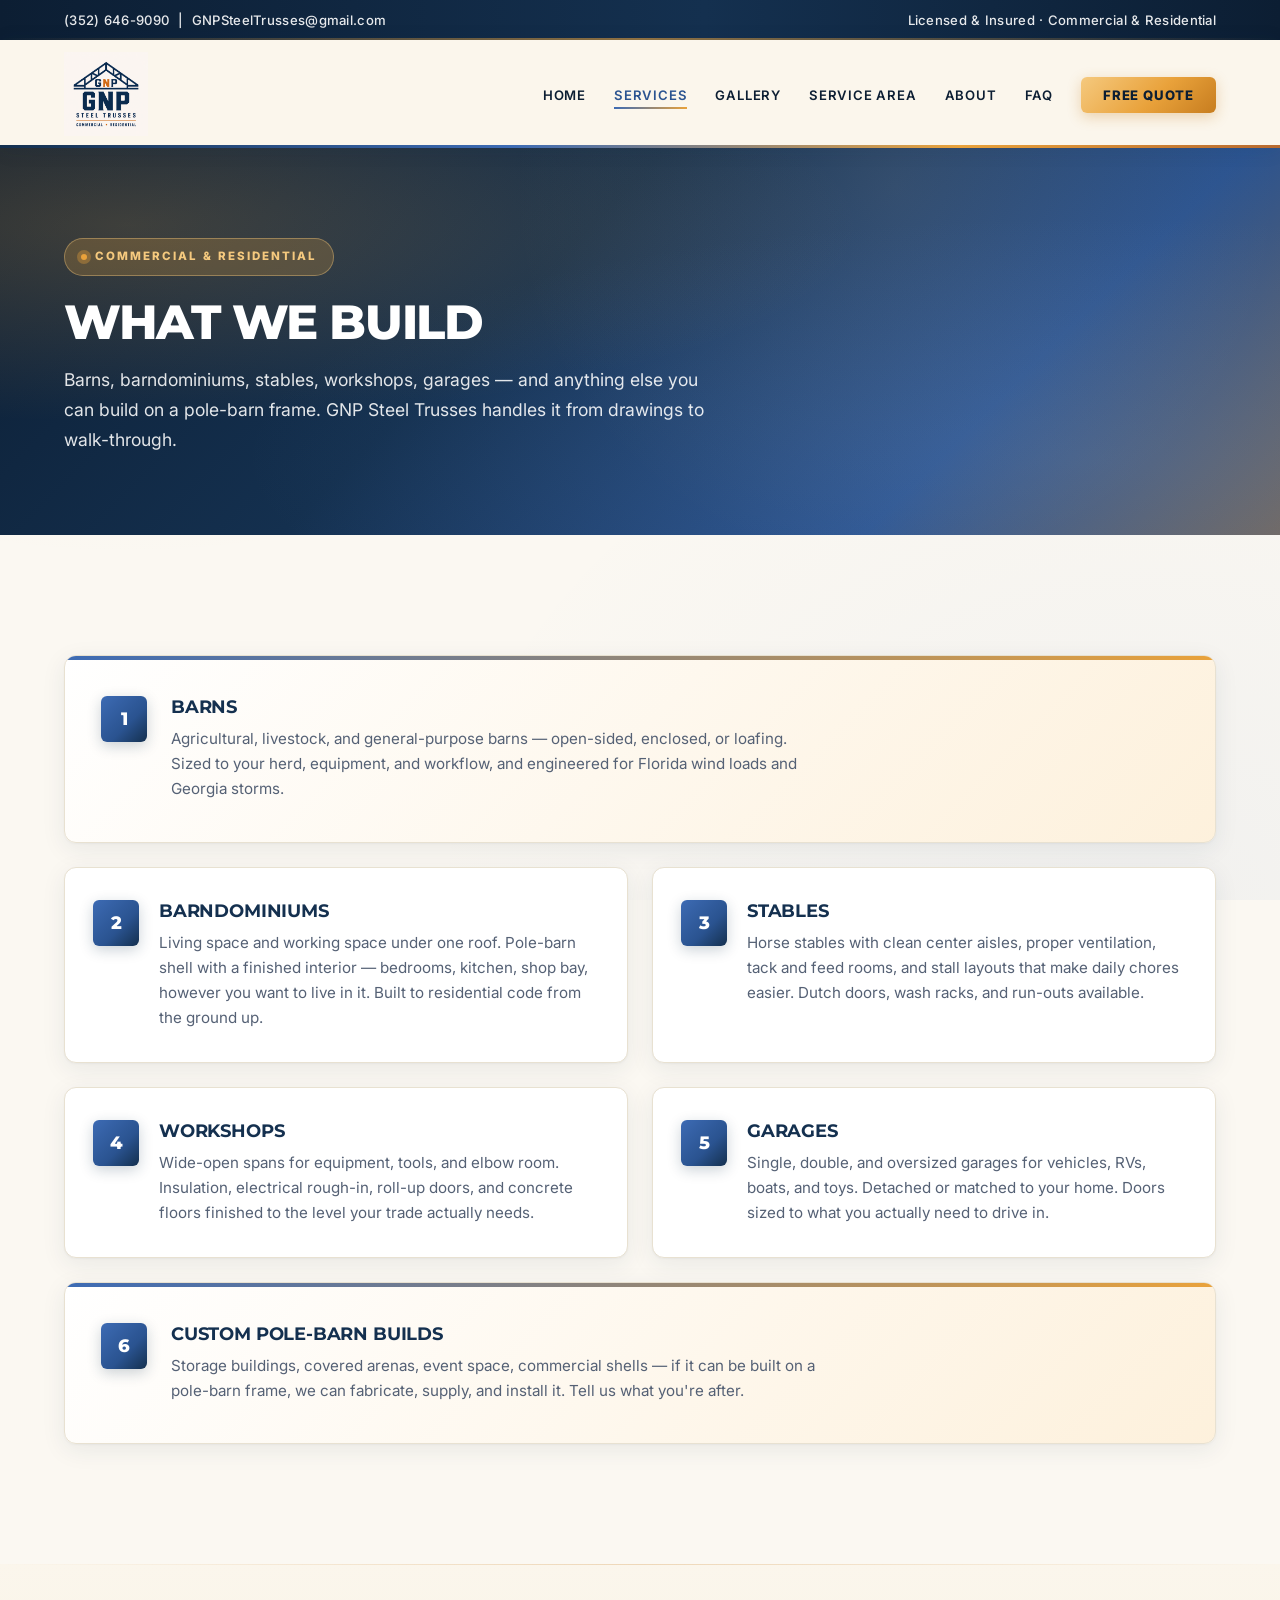
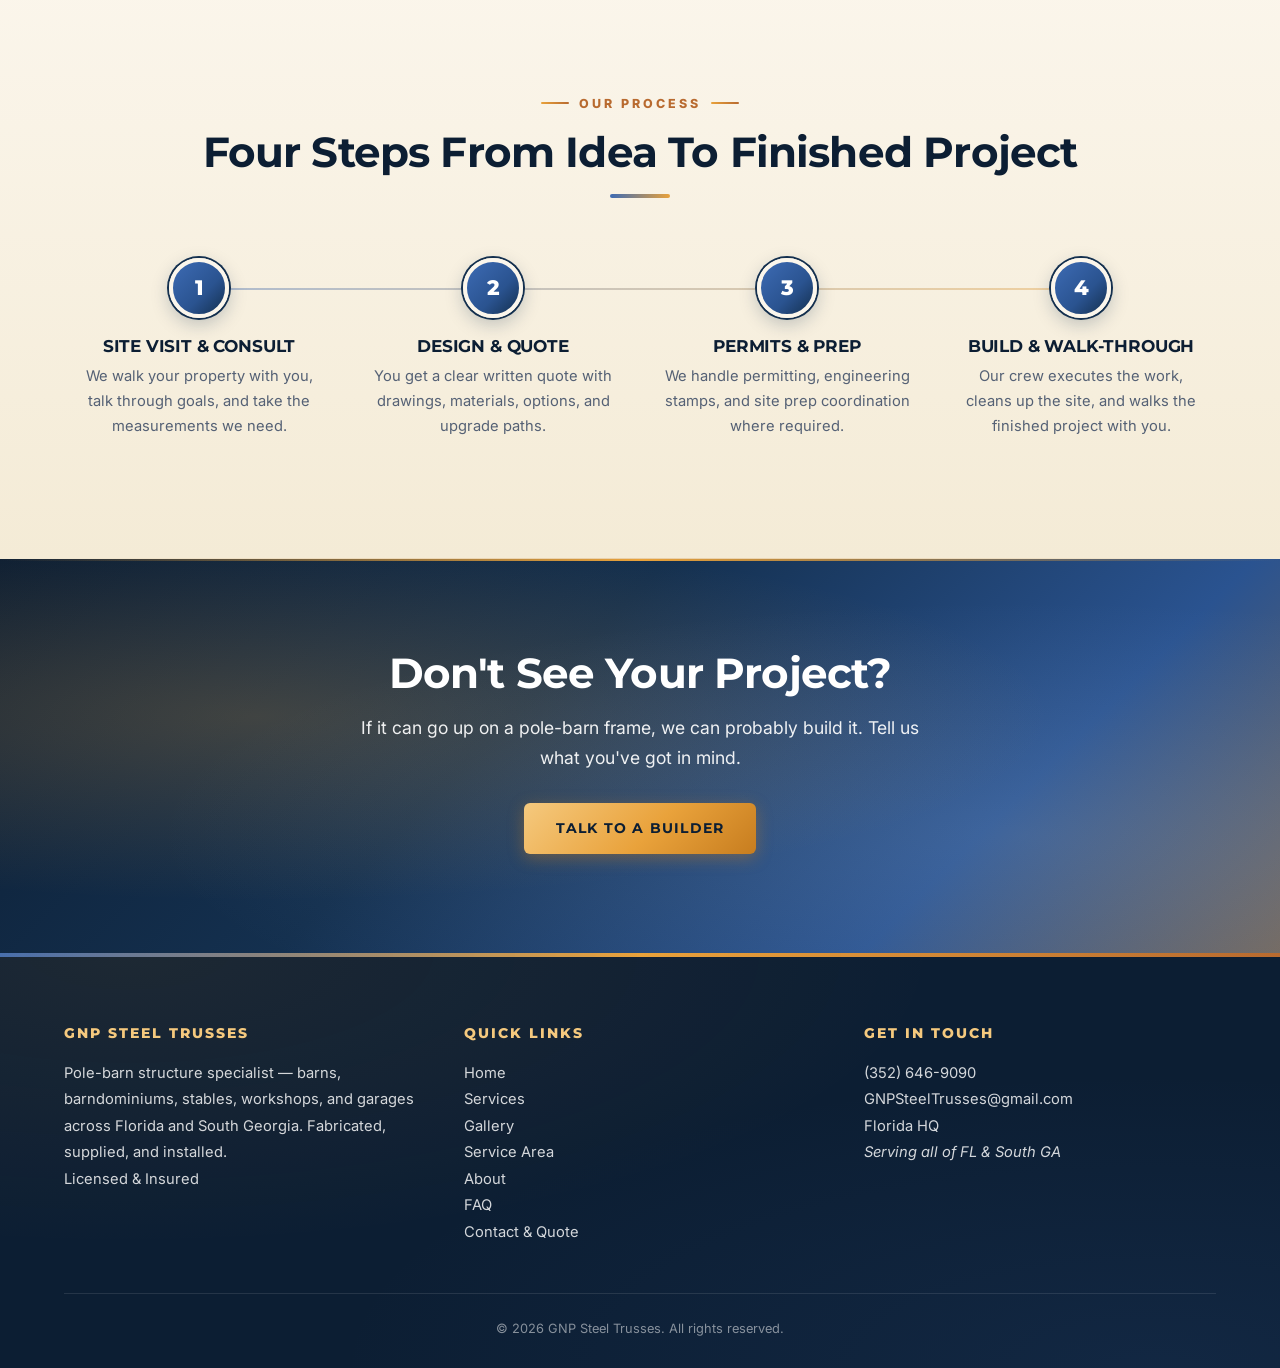
<file: services.html>
<!DOCTYPE html>
<html lang="en">
<head>
<meta charset="UTF-8" />
<meta name="viewport" content="width=device-width, initial-scale=1.0" />
<title>Services | GNP Steel Trusses</title>
<meta name="description" content="Barns, barndominiums, stables, workshops, garages, and custom pole-barn structures — fabricated, supplied, and installed across Florida and South Georgia." />
<link rel="preconnect" href="https://fonts.googleapis.com" />
<link rel="preconnect" href="https://fonts.gstatic.com" crossorigin />
<link href="https://fonts.googleapis.com/css2?family=Montserrat:wght@600;700;800&family=Inter:wght@400;500;600;700&display=swap" rel="stylesheet" />
<link rel="stylesheet" href="css/styles.css?v=4" />
<link rel="icon" type="image/svg+xml" href="images/favicon.svg" />
<meta property="og:site_name" content="GNP Steel Trusses" />
<meta property="og:type" content="website" />
<meta property="og:title" content="Services | GNP Steel Trusses" />
<meta property="og:description" content="Pole-barn structures done right — barns, barndominiums, stables, workshops, and garages across Florida and South Georgia." />
<meta name="twitter:card" content="summary_large_image" />
</head>
<body>

<a class="skip-link" href="#main">Skip to content</a>

<div class="topbar">
  <div class="container">
    <span>(352) 646-9090 &nbsp;|&nbsp; GNPSteelTrusses@gmail.com</span>
    <span>Licensed &amp; Insured &middot; Commercial &amp; Residential</span>
  </div>
</div>

<header class="site-header">
  <div class="container">
    <a class="brand" href="index.html">
      <img class="brand-logo" src="images/logo-gnp.png?v=4" alt="GNP Steel Trusses" width="84" height="84" />
    </a>
    <button class="nav-toggle" aria-label="Open menu" aria-expanded="false" onclick="document.querySelector('.main-nav').classList.toggle('open');document.querySelector('.nav-overlay').classList.toggle('open');this.setAttribute('aria-expanded',this.getAttribute('aria-expanded')==='false')">
      <span></span><span></span><span></span>
    </button>
    <div class="nav-overlay" onclick="document.querySelector('.main-nav').classList.remove('open');this.classList.remove('open');document.querySelector('.nav-toggle').setAttribute('aria-expanded','false')"></div>
    <nav class="main-nav" aria-label="Main">
      <ul>
        <li><a href="index.html">Home</a></li>
        <li><a href="services.html" class="active">Services</a></li>
        <li><a href="gallery.html">Gallery</a></li>
        <li><a href="service-area.html">Service Area</a></li>
        <li><a href="about.html">About</a></li>
        <li><a href="faq.html">FAQ</a></li>
        <li><a class="nav-cta" href="contact.html">Free Quote</a></li>
      </ul>
    </nav>
  </div>
</header>

<main id="main">

<section class="page-hero">
  <div class="container">
    <span class="hero-badge">Commercial &amp; Residential</span>
    <h1>What We Build</h1>
    <p>Barns, barndominiums, stables, workshops, garages — and anything else you can build on a pole-barn frame. GNP Steel Trusses handles it from drawings to walk-through.</p>
  </div>
</section>

<section class="block">
  <div class="container">
    <div class="services-grid">

      <div class="service-card featured reveal">
        <div class="svc-num">1</div>
        <div>
          <h3>Barns</h3>
          <p>Agricultural, livestock, and general-purpose barns — open-sided, enclosed, or loafing. Sized to your herd, equipment, and workflow, and engineered for Florida wind loads and Georgia storms.</p>
        </div>
      </div>

      <div class="service-card reveal">
        <div class="svc-num">2</div>
        <div>
          <h3>Barndominiums</h3>
          <p>Living space and working space under one roof. Pole-barn shell with a finished interior — bedrooms, kitchen, shop bay, however you want to live in it. Built to residential code from the ground up.</p>
        </div>
      </div>

      <div class="service-card reveal">
        <div class="svc-num">3</div>
        <div>
          <h3>Stables</h3>
          <p>Horse stables with clean center aisles, proper ventilation, tack and feed rooms, and stall layouts that make daily chores easier. Dutch doors, wash racks, and run-outs available.</p>
        </div>
      </div>

      <div class="service-card reveal">
        <div class="svc-num">4</div>
        <div>
          <h3>Workshops</h3>
          <p>Wide-open spans for equipment, tools, and elbow room. Insulation, electrical rough-in, roll-up doors, and concrete floors finished to the level your trade actually needs.</p>
        </div>
      </div>

      <div class="service-card reveal">
        <div class="svc-num">5</div>
        <div>
          <h3>Garages</h3>
          <p>Single, double, and oversized garages for vehicles, RVs, boats, and toys. Detached or matched to your home. Doors sized to what you actually need to drive in.</p>
        </div>
      </div>

      <div class="service-card featured reveal">
        <div class="svc-num">6</div>
        <div>
          <h3>Custom Pole-Barn Builds</h3>
          <p>Storage buildings, covered arenas, event space, commercial shells — if it can be built on a pole-barn frame, we can fabricate, supply, and install it. Tell us what you're after.</p>
        </div>
      </div>

    </div>
  </div>
</section>

<section class="block alt">
  <div class="container">
    <div class="section-title reveal">
      <div class="section-kicker">Our Process</div>
      <h2>Four Steps From Idea To Finished Project</h2>
      <span class="divider"></span>
    </div>
    <div class="process-timeline reveal">
      <div class="process-step">
        <div class="step-dot">1</div>
        <h3>Site Visit &amp; Consult</h3>
        <p>We walk your property with you, talk through goals, and take the measurements we need.</p>
      </div>
      <div class="process-step">
        <div class="step-dot">2</div>
        <h3>Design &amp; Quote</h3>
        <p>You get a clear written quote with drawings, materials, options, and upgrade paths.</p>
      </div>
      <div class="process-step">
        <div class="step-dot">3</div>
        <h3>Permits &amp; Prep</h3>
        <p>We handle permitting, engineering stamps, and site prep coordination where required.</p>
      </div>
      <div class="process-step">
        <div class="step-dot">4</div>
        <h3>Build &amp; Walk-Through</h3>
        <p>Our crew executes the work, cleans up the site, and walks the finished project with you.</p>
      </div>
    </div>
  </div>
</section>

<section class="cta-banner">
  <div class="container">
    <h2>Don't See Your Project?</h2>
    <p>If it can go up on a pole-barn frame, we can probably build it. Tell us what you've got in mind.</p>
    <a href="contact.html" class="btn btn-light">Talk To A Builder</a>
  </div>
</section>

</main>

<footer class="site-footer">
  <div class="container">
    <div class="grid-3">
      <div>
        <h4>GNP Steel Trusses</h4>
        <p>Pole-barn structure specialist — barns, barndominiums, stables, workshops, and garages across Florida and South Georgia. Fabricated, supplied, and installed.</p>
        <p>Licensed &amp; Insured</p>
      </div>
      <div>
        <h4>Quick Links</h4>
        <p><a href="index.html">Home</a><br/>
           <a href="services.html">Services</a><br/>
           <a href="gallery.html">Gallery</a><br/>
           <a href="service-area.html">Service Area</a><br/>
           <a href="about.html">About</a><br/>
           <a href="faq.html">FAQ</a><br/>
           <a href="contact.html">Contact &amp; Quote</a></p>
      </div>
      <div>
        <h4>Get In Touch</h4>
        <p>(352) 646-9090<br/>
           GNPSteelTrusses@gmail.com<br/>
           Florida HQ<br/>
           <em>Serving all of FL &amp; South GA</em></p>
      </div>
    </div>
    <div class="footer-bottom">
      &copy; <span id="yr"></span> GNP Steel Trusses. All rights reserved.
    </div>
  </div>
</footer>

<script>
document.getElementById('yr').textContent = new Date().getFullYear();
var reveals = document.querySelectorAll('.reveal');
if ('IntersectionObserver' in window) {
  var observer = new IntersectionObserver(function(entries) {
    entries.forEach(function(entry) {
      if (entry.isIntersecting) { entry.target.classList.add('visible'); observer.unobserve(entry.target); }
    });
  }, { threshold: 0.15 });
  reveals.forEach(function(el) { observer.observe(el); });
} else { reveals.forEach(function(el) { el.classList.add('visible'); }); }
</script>
</body>
</html>
</file>
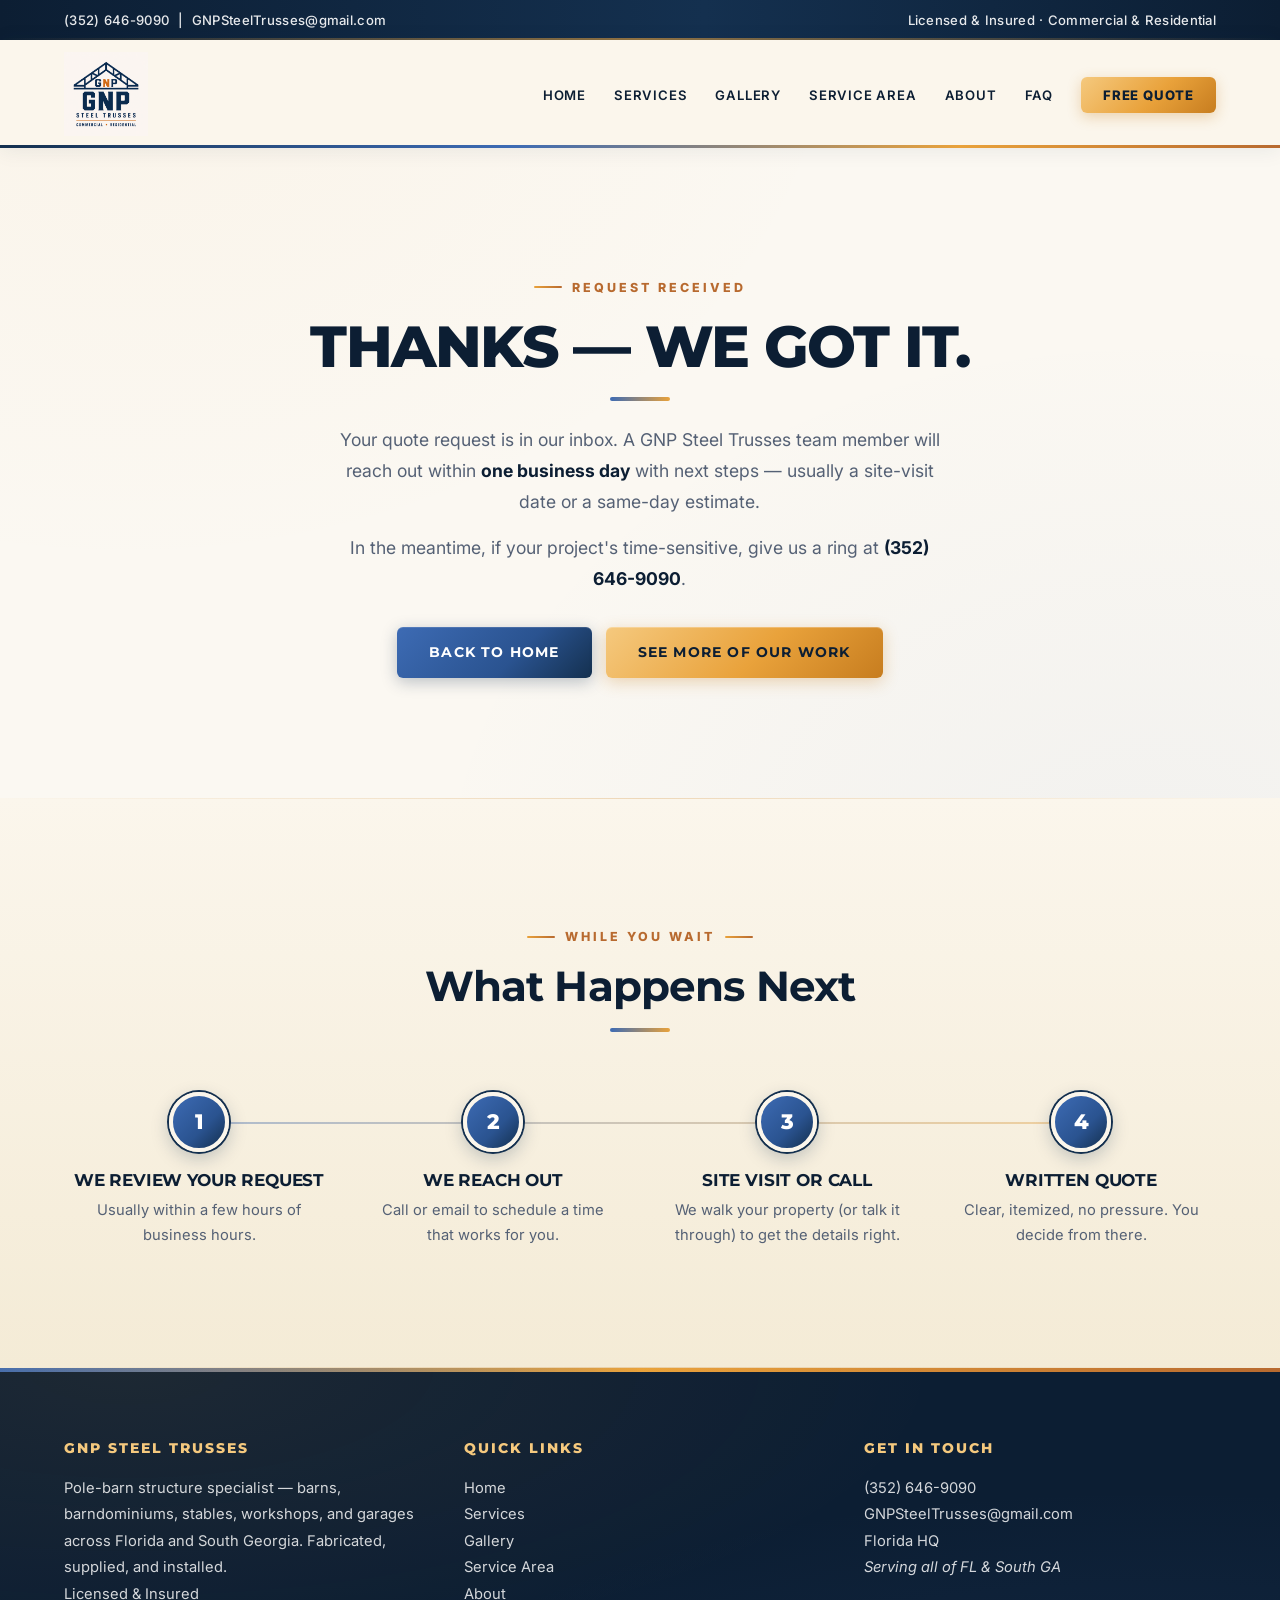
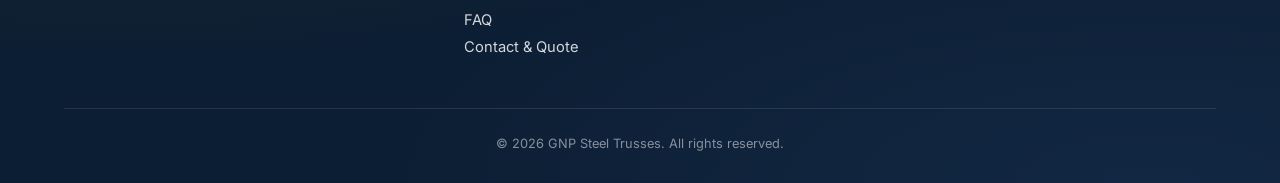
<file: thanks.html>
<!DOCTYPE html>
<html lang="en">
<head>
<meta charset="UTF-8" />
<meta name="viewport" content="width=device-width, initial-scale=1.0" />
<title>Request Received | GNP Steel Trusses</title>
<meta name="robots" content="noindex" />
<meta name="description" content="Thanks for your quote request. GNP Steel Trusses will follow up within one business day." />
<link rel="preconnect" href="https://fonts.googleapis.com" />
<link rel="preconnect" href="https://fonts.gstatic.com" crossorigin />
<link href="https://fonts.googleapis.com/css2?family=Montserrat:wght@600;700;800&family=Inter:wght@400;500;600;700&display=swap" rel="stylesheet" />
<link rel="stylesheet" href="css/styles.css?v=4" />
<link rel="icon" type="image/svg+xml" href="images/favicon.svg" />
</head>
<body>

<a class="skip-link" href="#main">Skip to content</a>

<div class="topbar">
  <div class="container">
    <span>(352) 646-9090 &nbsp;|&nbsp; GNPSteelTrusses@gmail.com</span>
    <span>Licensed &amp; Insured &middot; Commercial &amp; Residential</span>
  </div>
</div>

<header class="site-header">
  <div class="container">
    <a class="brand" href="index.html">
      <img class="brand-logo" src="images/logo-gnp.png?v=4" alt="GNP Steel Trusses" width="84" height="84" />
    </a>
    <button class="nav-toggle" aria-label="Open menu" aria-expanded="false" onclick="document.querySelector('.main-nav').classList.toggle('open');document.querySelector('.nav-overlay').classList.toggle('open');this.setAttribute('aria-expanded',this.getAttribute('aria-expanded')==='false')">
      <span></span><span></span><span></span>
    </button>
    <div class="nav-overlay" onclick="document.querySelector('.main-nav').classList.remove('open');this.classList.remove('open');document.querySelector('.nav-toggle').setAttribute('aria-expanded','false')"></div>
    <nav class="main-nav" aria-label="Main">
      <ul>
        <li><a href="index.html">Home</a></li>
        <li><a href="services.html">Services</a></li>
        <li><a href="gallery.html">Gallery</a></li>
        <li><a href="service-area.html">Service Area</a></li>
        <li><a href="about.html">About</a></li>
        <li><a href="faq.html">FAQ</a></li>
        <li><a class="nav-cta" href="contact.html">Free Quote</a></li>
      </ul>
    </nav>
  </div>
</header>

<main id="main">

<section class="block" style="min-height:55vh;min-height:55dvh;display:flex;align-items:center;">
  <div class="container text-center">
    <div class="section-kicker">Request Received</div>
    <h1>Thanks — We Got It.</h1>
    <span class="divider" style="margin-left:auto;margin-right:auto;"></span>
    <p class="lead" style="margin:0 auto 16px;max-width:56ch;">Your quote request is in our inbox. A GNP Steel Trusses team member will reach out within <strong>one business day</strong> with next steps — usually a site-visit date or a same-day estimate.</p>
    <p class="lead" style="margin:0 auto 32px;max-width:56ch;">In the meantime, if your project's time-sensitive, give us a ring at <a href="tel:+13526469090"><strong>(352) 646-9090</strong></a>.</p>
    <div style="display:flex;gap:14px;justify-content:center;flex-wrap:wrap;">
      <a href="index.html" class="btn btn-primary">Back to Home</a>
      <a href="gallery.html" class="btn btn-secondary">See More of Our Work</a>
    </div>
  </div>
</section>

<section class="block alt">
  <div class="container">
    <div class="section-title">
      <div class="section-kicker">While You Wait</div>
      <h2>What Happens Next</h2>
      <span class="divider"></span>
    </div>
    <div class="process-timeline">
      <div class="process-step">
        <div class="step-dot">1</div>
        <h3>We Review Your Request</h3>
        <p>Usually within a few hours of business hours.</p>
      </div>
      <div class="process-step">
        <div class="step-dot">2</div>
        <h3>We Reach Out</h3>
        <p>Call or email to schedule a time that works for you.</p>
      </div>
      <div class="process-step">
        <div class="step-dot">3</div>
        <h3>Site Visit or Call</h3>
        <p>We walk your property (or talk it through) to get the details right.</p>
      </div>
      <div class="process-step">
        <div class="step-dot">4</div>
        <h3>Written Quote</h3>
        <p>Clear, itemized, no pressure. You decide from there.</p>
      </div>
    </div>
  </div>
</section>

</main>

<footer class="site-footer">
  <div class="container">
    <div class="grid-3">
      <div>
        <h4>GNP Steel Trusses</h4>
        <p>Pole-barn structure specialist — barns, barndominiums, stables, workshops, and garages across Florida and South Georgia. Fabricated, supplied, and installed.</p>
        <p>Licensed &amp; Insured</p>
      </div>
      <div>
        <h4>Quick Links</h4>
        <p><a href="index.html">Home</a><br/>
           <a href="services.html">Services</a><br/>
           <a href="gallery.html">Gallery</a><br/>
           <a href="service-area.html">Service Area</a><br/>
           <a href="about.html">About</a><br/>
           <a href="faq.html">FAQ</a><br/>
           <a href="contact.html">Contact &amp; Quote</a></p>
      </div>
      <div>
        <h4>Get In Touch</h4>
        <p>(352) 646-9090<br/>
           GNPSteelTrusses@gmail.com<br/>
           Florida HQ<br/>
           <em>Serving all of FL &amp; South GA</em></p>
      </div>
    </div>
    <div class="footer-bottom">
      &copy; <span id="yr"></span> GNP Steel Trusses. All rights reserved.
    </div>
  </div>
</footer>

<script>document.getElementById('yr').textContent = new Date().getFullYear();</script>
</body>
</html>
</file>
<file: css/styles.css>
/* ============================================
   Perez Construction LLC — v2
   Warm, inviting blue & copper identity.
   Blue foundation + amber/copper complementary accents + warm neutrals.
   ============================================ */

/* ---------- Design Tokens ---------- */
:root {
  /* Blues (brand core) */
  --pc-navy: #14304f;
  --pc-navy-dark: #0c1e33;
  --pc-navy-light: #26456f;
  --pc-blue: #3d6bb4;
  --pc-blue-dark: #2a5390;
  --pc-blue-light: #6d93c9;
  --pc-sky: #b8d0ec;
  --pc-sky-soft: #eaf1fa;

  /* Warm complementary accents (copper / amber) */
  --pc-amber: #e9a23b;
  --pc-amber-dark: #c77d1f;
  --pc-amber-light: #f5c97e;
  --pc-amber-soft: #fce8c7;
  --pc-copper: #b86a2f;

  /* Warm neutrals */
  --pc-cream: #fbf6ec;
  --pc-parchment: #f4ebd6;
  --pc-sand: #e8dcc0;

  /* Cool & base */
  --pc-white: #ffffff;
  --pc-offwhite: #fbf8f2;
  --pc-ink: #1a2030;
  --pc-muted: #556175;
  --pc-border: #e8e1d1;
  --pc-border-cool: #dbe2ec;
  --pc-surface: #ffffff;
  --pc-black: #0a0f1c;

  /* Signature gradients */
  --pc-grad-hero: linear-gradient(135deg, #0c1e33 0%, #14304f 40%, #2a5390 75%, #c77d1f 130%);
  --pc-grad-hero-overlay: linear-gradient(115deg, rgba(12,30,51,0.92) 0%, rgba(42,83,144,0.78) 50%, rgba(199,125,31,0.45) 100%);
  --pc-grad-cta: linear-gradient(135deg, #3d6bb4 0%, #2a5390 60%, #14304f 100%);
  --pc-grad-cta-hover: linear-gradient(135deg, #4b7bc2 0%, #3d6bb4 60%, #2a5390 100%);
  --pc-grad-amber: linear-gradient(135deg, #f5c97e 0%, #e9a23b 55%, #c77d1f 100%);
  --pc-grad-amber-hover: linear-gradient(135deg, #f7d38f 0%, #efb04f 55%, #d48b28 100%);
  --pc-grad-sunrise: linear-gradient(180deg, #fbf6ec 0%, #f4ebd6 100%);
  --pc-grad-sky: linear-gradient(180deg, #eaf1fa 0%, #d8e5f5 100%);
  --pc-grad-card-hover: linear-gradient(180deg, #ffffff 0%, #fdf8ea 100%);

  /* Fonts */
  --font-display: "Montserrat", "Helvetica Neue", Arial, sans-serif;
  --font-body: "Inter", "Helvetica Neue", Arial, sans-serif;

  --container-max: 1200px;
  --section-gap: 120px;
  --radius-sm: 6px;
  --radius-md: 12px;
  --radius-lg: 20px;
  --radius-xl: 28px;

  /* Shadows — warm + cool layered */
  --shadow-card: 0 1px 2px rgba(20, 48, 79, 0.04), 0 6px 24px rgba(20, 48, 79, 0.08);
  --shadow-card-hover: 0 2px 4px rgba(20, 48, 79, 0.06), 0 14px 36px rgba(20, 48, 79, 0.16), 0 2px 8px rgba(199, 125, 31, 0.08);
  --shadow-elevated: 0 2px 6px rgba(20, 48, 79, 0.06), 0 18px 50px rgba(12, 30, 51, 0.18);
  --shadow-glow-amber: 0 0 0 4px rgba(233, 162, 59, 0.18);
  --shadow-glow-blue: 0 0 0 4px rgba(61, 107, 180, 0.18);
}

/* ---------- Reset & Base ---------- */
*, *::before, *::after { box-sizing: border-box; margin: 0; padding: 0; }

html {
  scroll-behavior: smooth;
  -webkit-text-size-adjust: 100%;
}

body {
  background: var(--pc-offwhite);
  color: var(--pc-ink);
  font-family: var(--font-body);
  font-size: 17px;
  line-height: 1.7;
  -webkit-font-smoothing: antialiased;
  -moz-osx-font-smoothing: grayscale;
  overflow-x: hidden;
  /* Subtle warm texture behind everything */
  background-image:
    radial-gradient(ellipse at 10% 0%, rgba(233, 162, 59, 0.05) 0%, transparent 45%),
    radial-gradient(ellipse at 90% 100%, rgba(61, 107, 180, 0.05) 0%, transparent 45%);
  background-attachment: fixed;
}

::selection { background: var(--pc-amber); color: var(--pc-navy-dark); }

/* ---------- Skip link ---------- */
.skip-link {
  position: absolute;
  top: -100%;
  left: 16px;
  background: var(--pc-navy);
  color: var(--pc-white);
  padding: 8px 16px;
  z-index: 10000;
  font-weight: 600;
  text-decoration: none;
  border-radius: var(--radius-sm);
}
.skip-link:focus { top: 8px; }

/* ---------- Typography ---------- */
h1, h2, h3, h4 {
  font-family: var(--font-display);
  color: var(--pc-navy-dark);
  letter-spacing: -0.02em;
  line-height: 1.2;
  text-wrap: balance;
}

h1 {
  font-size: clamp(2.4rem, 5vw, 3.6rem);
  font-weight: 800;
  letter-spacing: -0.03em;
  text-transform: uppercase;
}
h2 {
  font-size: clamp(1.8rem, 3.5vw, 2.6rem);
  font-weight: 700;
  margin-bottom: 0.75rem;
  letter-spacing: -0.02em;
}
h3 {
  font-size: 1.25rem;
  font-weight: 700;
  color: var(--pc-navy);
  letter-spacing: -0.01em;
}

p { max-width: 65ch; }

a {
  color: var(--pc-blue);
  text-decoration: none;
  transition: color 0.25s ease;
}
a:hover { color: var(--pc-amber-dark); }

strong { color: var(--pc-navy-dark); }

/* ---------- Container ---------- */
.container {
  max-width: var(--container-max);
  margin: 0 auto;
  padding: 0 24px;
}

/* ---------- Topbar ---------- */
.topbar {
  background: linear-gradient(90deg, var(--pc-navy-dark) 0%, var(--pc-navy) 55%, var(--pc-navy-dark) 100%);
  color: rgba(255, 255, 255, 0.9);
  font-size: 0.82rem;
  padding: 9px 0;
  letter-spacing: 0.3px;
  font-weight: 500;
  position: relative;
}
.topbar::after {
  content: "";
  position: absolute;
  bottom: 0; left: 0; right: 0;
  height: 2px;
  background: linear-gradient(90deg, transparent 0%, var(--pc-amber) 50%, transparent 100%);
  opacity: 0.6;
}
.topbar .container {
  display: flex;
  justify-content: space-between;
  flex-wrap: wrap;
  gap: 10px;
}
.topbar a {
  color: var(--pc-white);
  text-decoration: underline;
  text-decoration-color: rgba(233, 162, 59, 0.5);
  text-underline-offset: 3px;
  transition: color 0.2s ease, text-decoration-color 0.2s ease;
}
.topbar a:hover {
  text-decoration-color: var(--pc-amber);
  color: var(--pc-amber-light);
}

/* ---------- Header / Nav ---------- */
.site-header {
  background: var(--pc-cream);
  position: sticky;
  top: 0;
  z-index: 100;
  box-shadow: 0 2px 20px rgba(20, 48, 79, 0.08);
  border-bottom: none;
}
.site-header::after {
  content: "";
  position: absolute;
  bottom: 0; left: 0; right: 0;
  height: 3px;
  background: linear-gradient(90deg, var(--pc-navy) 0%, var(--pc-blue) 40%, var(--pc-amber) 75%, var(--pc-copper) 100%);
}
.site-header .container {
  display: flex;
  align-items: center;
  justify-content: space-between;
  padding-top: 12px;
  padding-bottom: 12px;
}

.brand {
  display: flex;
  align-items: center;
  text-decoration: none;
  transition: transform 0.3s cubic-bezier(0.34, 1.56, 0.64, 1);
}
.brand:hover { transform: translateY(-1px); }
.brand-logo {
  height: 84px;
  width: auto;
  display: block;
  flex-shrink: 0;
  transition: filter 0.3s ease;
}
.brand:hover .brand-logo {
  filter: drop-shadow(0 6px 14px rgba(199, 125, 31, 0.3));
}

/* Nav */
nav.main-nav ul {
  display: flex;
  gap: 28px;
  list-style: none;
  align-items: center;
}
nav.main-nav a {
  position: relative;
  color: var(--pc-navy-dark);
  font-weight: 600;
  text-transform: uppercase;
  letter-spacing: 0.8px;
  font-size: 0.82rem;
  text-decoration: none;
  padding-bottom: 4px;
  transition: color 0.25s ease;
}
nav.main-nav a:not(.nav-cta)::after {
  content: "";
  position: absolute;
  bottom: -2px; left: 0;
  width: 0;
  height: 2px;
  background: linear-gradient(90deg, var(--pc-blue), var(--pc-amber));
  transition: width 0.3s ease;
}
nav.main-nav a:hover,
nav.main-nav a.active {
  color: var(--pc-blue-dark);
}
nav.main-nav a:hover::after,
nav.main-nav a.active::after {
  width: 100%;
}
.nav-cta {
  background: var(--pc-grad-amber) !important;
  color: var(--pc-navy-dark) !important;
  padding: 10px 22px !important;
  border: none !important;
  border-radius: var(--radius-sm);
  box-shadow: 0 4px 14px rgba(199, 125, 31, 0.3);
  transition: transform 0.15s ease, box-shadow 0.25s ease, background 0.25s ease !important;
  font-weight: 800 !important;
}
.nav-cta::after { display: none !important; }
.nav-cta:hover {
  background: var(--pc-grad-amber-hover) !important;
  color: var(--pc-navy-dark) !important;
  transform: translateY(-2px);
  box-shadow: 0 6px 20px rgba(199, 125, 31, 0.42);
}
.nav-cta:active { transform: translateY(0) scale(0.98); }

/* Mobile nav toggle */
.nav-toggle {
  display: none;
  background: none;
  border: none;
  cursor: pointer;
  padding: 8px;
  flex-direction: column;
  gap: 5px;
}
.nav-toggle span {
  display: block;
  width: 24px;
  height: 2px;
  background: var(--pc-navy-dark);
  border-radius: 2px;
  transition: transform 0.3s ease, opacity 0.3s ease;
}

/* ---------- Buttons ---------- */
.btn {
  display: inline-block;
  padding: 14px 32px;
  font-family: var(--font-display);
  font-weight: 700;
  text-transform: uppercase;
  letter-spacing: 1.2px;
  font-size: 0.85rem;
  border: none;
  cursor: pointer;
  text-decoration: none;
  border-radius: var(--radius-sm);
  transition: transform 0.25s cubic-bezier(0.34, 1.56, 0.64, 1), box-shadow 0.25s ease, background 0.25s ease;
  position: relative;
  overflow: hidden;
  isolation: isolate;
}
.btn::before {
  content: "";
  position: absolute;
  inset: 0;
  background: linear-gradient(120deg, transparent 30%, rgba(255,255,255,0.2) 50%, transparent 70%);
  transform: translateX(-100%);
  transition: transform 0.6s ease;
  z-index: -1;
}
.btn:hover::before { transform: translateX(100%); }
.btn:active { transform: translateY(1px) scale(0.98); }

.btn-primary {
  background: var(--pc-grad-cta);
  color: var(--pc-white);
  box-shadow: 0 4px 16px rgba(20, 48, 79, 0.28), inset 0 1px 0 rgba(255,255,255,0.12);
}
.btn-primary:hover {
  background: var(--pc-grad-cta-hover);
  color: var(--pc-white);
  text-decoration: none;
  transform: translateY(-2px);
  box-shadow: 0 8px 28px rgba(20, 48, 79, 0.38), inset 0 1px 0 rgba(255,255,255,0.18);
}
.btn-primary:active {
  transform: translateY(0);
  box-shadow: 0 2px 8px rgba(20, 48, 79, 0.22);
}

.btn-secondary {
  background: var(--pc-grad-amber);
  color: var(--pc-navy-dark);
  box-shadow: 0 4px 16px rgba(199, 125, 31, 0.3), inset 0 1px 0 rgba(255,255,255,0.25);
  border: none !important;
}
.btn-secondary:hover {
  background: var(--pc-grad-amber-hover);
  color: var(--pc-navy-dark);
  text-decoration: none;
  transform: translateY(-2px);
  box-shadow: 0 8px 28px rgba(199, 125, 31, 0.42);
}

/* Ghost variant — transparent with navy border */
.btn-ghost {
  background: transparent;
  color: var(--pc-navy-dark);
  border: 2px solid var(--pc-navy-dark) !important;
}
.btn-ghost:hover {
  background: var(--pc-navy-dark);
  color: var(--pc-white);
  text-decoration: none;
  transform: translateY(-2px);
  box-shadow: 0 6px 20px rgba(15, 35, 72, 0.25);
}

.btn-light {
  background: transparent;
  color: var(--pc-white);
  border: 2px solid var(--pc-white) !important;
}
.btn-light:hover {
  background: var(--pc-white);
  color: var(--pc-navy-dark);
  text-decoration: none;
  transform: translateY(-2px);
  box-shadow: 0 6px 20px rgba(0, 0, 0, 0.2);
}

/* ---------- Hero (Homepage) — Split Screen ---------- */
.hero {
  position: relative;
  min-height: 85vh;
  min-height: 85dvh;
  display: grid;
  grid-template-columns: 1fr 1fr;
  overflow: hidden;
  background: var(--pc-cream);
}
.hero::before {
  content: "";
  position: absolute;
  inset: 0;
  background:
    radial-gradient(ellipse at 8% 20%, rgba(233, 162, 59, 0.14) 0%, transparent 45%),
    radial-gradient(ellipse at 30% 90%, rgba(61, 107, 180, 0.10) 0%, transparent 50%);
  pointer-events: none;
  z-index: 0;
}
.hero-content {
  position: relative;
  z-index: 2;
  display: flex;
  flex-direction: column;
  justify-content: center;
  padding: 80px 60px 80px 0;
  padding-left: max(24px, calc((100vw - var(--container-max)) / 2 + 24px));
}
.hero-content h1 {
  color: var(--pc-navy-dark);
  font-size: clamp(2.4rem, 5vw, 3.8rem);
  margin-bottom: 20px;
  letter-spacing: -0.03em;
}
.hero-content h1 .accent {
  background: linear-gradient(135deg, var(--pc-amber-dark) 0%, var(--pc-copper) 100%);
  -webkit-background-clip: text;
  background-clip: text;
  color: transparent;
}
.hero-badge {
  display: inline-flex;
  align-items: center;
  gap: 8px;
  background: var(--pc-amber-soft);
  color: var(--pc-copper);
  font-weight: 800;
  text-transform: uppercase;
  letter-spacing: 2px;
  font-size: 0.72rem;
  padding: 8px 16px;
  margin-bottom: 24px;
  border-radius: 999px;
  align-self: flex-start;
  border: 1px solid rgba(199, 125, 31, 0.25);
}
.hero-badge::before {
  content: "";
  width: 6px; height: 6px;
  background: var(--pc-amber-dark);
  border-radius: 50%;
  box-shadow: 0 0 0 4px rgba(233, 162, 59, 0.2);
}
.hero .lede {
  font-size: 1.15rem;
  color: var(--pc-muted);
  line-height: 1.8;
  margin-bottom: 36px;
  max-width: 52ch;
}
.hero-ctas {
  display: flex;
  gap: 14px;
  flex-wrap: wrap;
}
.hero-image {
  position: relative;
  overflow: hidden;
}
.hero-image img {
  width: 100%;
  height: 100%;
  object-fit: cover;
  display: block;
}
.hero-image::after {
  content: "";
  position: absolute;
  inset: 0;
  background:
    linear-gradient(to right, var(--pc-cream) 0%, transparent 22%),
    linear-gradient(to top, rgba(12, 30, 51, 0.35) 0%, transparent 50%);
  pointer-events: none;
}

/* ---------- Page Hero (Sub-pages) ---------- */
.page-hero {
  position: relative;
  padding: 90px 0 80px;
  text-align: left;
  background: var(--pc-navy-dark);
  color: var(--pc-white);
  overflow: hidden;
}
.page-hero::before {
  content: "";
  position: absolute;
  inset: 0;
  background: var(--pc-grad-hero);
  pointer-events: none;
}
.page-hero::after {
  content: "";
  position: absolute;
  inset: 0;
  background:
    radial-gradient(ellipse at 10% 20%, rgba(233, 162, 59, 0.22) 0%, transparent 45%),
    radial-gradient(ellipse at 85% 80%, rgba(109, 147, 201, 0.18) 0%, transparent 55%),
    radial-gradient(circle at 70% 10%, rgba(245, 201, 126, 0.10) 0%, transparent 40%);
  pointer-events: none;
}
.page-hero .container {
  position: relative;
  z-index: 1;
}
.page-hero h1 {
  color: var(--pc-white);
  font-size: clamp(2.2rem, 4vw, 3rem);
  margin-bottom: 14px;
}
.page-hero p {
  max-width: 60ch;
  color: rgba(255, 255, 255, 0.88);
  font-size: 1.1rem;
}
.page-hero .hero-badge {
  margin-bottom: 18px;
  background: rgba(233, 162, 59, 0.22);
  color: var(--pc-amber-light);
  border-color: rgba(245, 201, 126, 0.4);
}
.page-hero .hero-badge::before {
  background: var(--pc-amber);
  box-shadow: 0 0 0 4px rgba(233, 162, 59, 0.35);
}

/* ---------- Sections ---------- */
section.block {
  padding: var(--section-gap) 0;
  position: relative;
}
section.block.alt {
  background: var(--pc-grad-sunrise);
  position: relative;
}
section.block.alt::before {
  content: "";
  position: absolute;
  top: 0; left: 0; right: 0;
  height: 1px;
  background: linear-gradient(90deg, transparent 0%, rgba(199, 125, 31, 0.25) 50%, transparent 100%);
}
section.block.alt::after {
  content: "";
  position: absolute;
  bottom: 0; left: 0; right: 0;
  height: 1px;
  background: linear-gradient(90deg, transparent 0%, rgba(199, 125, 31, 0.25) 50%, transparent 100%);
}
section.block.cool {
  background: var(--pc-grad-sky);
}

.section-kicker {
  display: inline-flex;
  align-items: center;
  gap: 10px;
  color: var(--pc-copper);
  text-transform: uppercase;
  letter-spacing: 3px;
  font-weight: 800;
  font-size: 0.78rem;
  margin-bottom: 14px;
}
.section-kicker::before {
  content: "";
  width: 28px;
  height: 2px;
  background: linear-gradient(90deg, var(--pc-amber), var(--pc-copper));
  border-radius: 2px;
}
.section-intro {
  margin-bottom: 60px;
}
.section-intro h2 { margin-bottom: 8px; }
.section-intro .lead {
  font-size: 1.1rem;
  color: var(--pc-muted);
  max-width: 55ch;
}

/* Centered section headers */
.section-title {
  text-align: center;
  margin-bottom: 60px;
}
.section-title .section-kicker {
  justify-content: center;
}
.section-title .section-kicker::before,
.section-title .section-kicker::after {
  content: "";
  width: 28px;
  height: 2px;
  background: linear-gradient(90deg, var(--pc-amber), var(--pc-copper));
  border-radius: 2px;
}
.section-title .lead { margin: 0 auto; }

/* Divider — gradient version */
.divider {
  display: block;
  width: 60px;
  height: 4px;
  background: linear-gradient(90deg, var(--pc-blue) 0%, var(--pc-amber) 100%);
  margin: 16px 0 24px;
  border-radius: 2px;
}
.text-center .divider,
.section-title .divider {
  margin-left: auto;
  margin-right: auto;
}

/* ---------- Grids ---------- */
.grid-2 {
  display: grid;
  grid-template-columns: 1fr 1fr;
  gap: 48px;
  align-items: center;
}
.grid-2-asymmetric {
  display: grid;
  grid-template-columns: 5fr 4fr;
  gap: 60px;
  align-items: center;
}
.grid-2-reverse {
  display: grid;
  grid-template-columns: 4fr 5fr;
  gap: 60px;
  align-items: center;
}
.grid-3 {
  display: grid;
  grid-template-columns: repeat(3, 1fr);
  gap: 32px;
}

/* ---------- Cards ---------- */
.card {
  position: relative;
  background: var(--pc-surface);
  border: 1px solid var(--pc-border);
  border-radius: var(--radius-md);
  padding: 32px 28px;
  box-shadow: var(--shadow-card);
  transition: box-shadow 0.35s ease, transform 0.35s cubic-bezier(0.34, 1.56, 0.64, 1), border-color 0.25s ease, background 0.3s ease;
  overflow: hidden;
}
.card::before {
  content: "";
  position: absolute;
  top: 0; left: 0; right: 0;
  height: 3px;
  background: linear-gradient(90deg, var(--pc-blue) 0%, var(--pc-amber) 100%);
  transform: scaleX(0);
  transform-origin: left;
  transition: transform 0.4s cubic-bezier(0.34, 1.56, 0.64, 1);
}
.card:hover {
  box-shadow: var(--shadow-card-hover);
  transform: translateY(-4px);
  border-color: var(--pc-amber-light);
}
.card:hover::before { transform: scaleX(1); }
.card h3 { margin-top: 0; margin-bottom: 10px; }
.card .icon {
  width: 48px;
  height: 48px;
  background: var(--pc-grad-cta);
  color: var(--pc-white);
  display: flex;
  align-items: center;
  justify-content: center;
  font-family: var(--font-display);
  font-weight: 800;
  font-size: 1.2rem;
  margin-bottom: 16px;
  border-radius: var(--radius-sm);
  box-shadow: 0 4px 14px rgba(20, 48, 79, 0.2);
}

/* Accent card (top border) — now always-on gradient */
.card-accent {
  border-top: 0;
  position: relative;
}
.card-accent::before {
  transform: scaleX(1);
  height: 4px;
}

/* ---------- Zig-Zag Feature Rows ---------- */
.zigzag-row {
  display: grid;
  grid-template-columns: 1fr 1fr;
  gap: 60px;
  align-items: center;
  padding: 60px 0;
}
.zigzag-row + .zigzag-row {
  border-top: 1px solid var(--pc-border);
  position: relative;
}
.zigzag-row + .zigzag-row::before {
  content: "";
  position: absolute;
  top: -1px;
  left: 50%;
  transform: translateX(-50%);
  width: 80px;
  height: 1px;
  background: linear-gradient(90deg, transparent 0%, var(--pc-amber) 50%, transparent 100%);
}
.zigzag-row:nth-child(even) .zigzag-content {
  order: 2;
}
.zigzag-row:nth-child(even) .zigzag-visual {
  order: 1;
}
.zigzag-content h3 {
  font-size: 1.5rem;
  font-family: var(--font-display);
  color: var(--pc-navy-dark);
  margin-bottom: 12px;
}
.zigzag-content .step-num {
  display: inline-flex;
  align-items: center;
  justify-content: center;
  width: 40px;
  height: 40px;
  background: var(--pc-grad-amber);
  color: var(--pc-navy-dark);
  font-weight: 800;
  font-size: 0.95rem;
  border-radius: 50%;
  margin-bottom: 12px;
  box-shadow: 0 4px 14px rgba(199, 125, 31, 0.3);
}
.zigzag-visual {
  position: relative;
  border-radius: var(--radius-lg);
  overflow: hidden;
  aspect-ratio: 4/3;
  background: var(--pc-navy-dark);
  box-shadow: var(--shadow-elevated);
}
.zigzag-visual::after {
  content: "";
  position: absolute;
  inset: 0;
  background: linear-gradient(135deg, transparent 55%, rgba(233, 162, 59, 0.18) 100%);
  pointer-events: none;
  opacity: 0;
  transition: opacity 0.4s ease;
}
.zigzag-row:hover .zigzag-visual::after { opacity: 1; }
.zigzag-visual img {
  width: 100%;
  height: 100%;
  object-fit: cover;
  display: block;
  transition: transform 0.6s ease;
}
.zigzag-row:hover .zigzag-visual img {
  transform: scale(1.06);
}

/* ---------- Services list (compact) ---------- */
.service-list {
  display: grid;
  grid-template-columns: 1fr 1fr;
  gap: 20px;
  list-style: none;
}
.service-list li {
  position: relative;
  background: var(--pc-surface);
  padding: 26px 28px 26px 32px;
  border-radius: var(--radius-md);
  box-shadow: var(--shadow-card);
  transition: box-shadow 0.35s ease, transform 0.3s ease, background 0.3s ease;
  overflow: hidden;
}
.service-list li::before {
  content: "";
  position: absolute;
  top: 0; left: 0; bottom: 0;
  width: 4px;
  background: linear-gradient(180deg, var(--pc-blue) 0%, var(--pc-amber) 100%);
  transition: width 0.3s ease;
}
.service-list li:hover {
  box-shadow: var(--shadow-card-hover);
  transform: translateX(6px);
  background: var(--pc-grad-card-hover);
}
.service-list li:hover::before { width: 6px; }
.service-list li strong {
  display: block;
  font-family: var(--font-display);
  color: var(--pc-navy-dark);
  font-size: 1.05rem;
  margin-bottom: 6px;
  letter-spacing: -0.01em;
  text-transform: uppercase;
}

/* ---------- Service cards (for service page grid) ---------- */
.services-grid {
  display: grid;
  grid-template-columns: 1fr 1fr;
  gap: 24px;
}
.service-card {
  position: relative;
  background: var(--pc-surface);
  border: 1px solid var(--pc-border);
  border-radius: var(--radius-md);
  padding: 32px 28px;
  box-shadow: var(--shadow-card);
  transition: box-shadow 0.35s ease, transform 0.35s ease, border-color 0.25s ease, background 0.3s ease;
  display: flex;
  gap: 20px;
  align-items: flex-start;
  overflow: hidden;
}
.service-card::before {
  content: "";
  position: absolute;
  top: 0; left: 0; right: 0;
  height: 3px;
  background: linear-gradient(90deg, var(--pc-blue) 0%, var(--pc-amber) 100%);
  transform: scaleX(0);
  transform-origin: left;
  transition: transform 0.4s ease;
}
.service-card:hover {
  box-shadow: var(--shadow-card-hover);
  transform: translateY(-3px);
  border-color: var(--pc-amber-light);
  background: var(--pc-grad-card-hover);
}
.service-card:hover::before { transform: scaleX(1); }
.service-card .svc-num {
  flex-shrink: 0;
  width: 46px;
  height: 46px;
  background: var(--pc-grad-cta);
  color: var(--pc-white);
  display: flex;
  align-items: center;
  justify-content: center;
  font-family: var(--font-display);
  font-weight: 800;
  font-size: 1.1rem;
  border-radius: var(--radius-sm);
  box-shadow: 0 4px 14px rgba(20, 48, 79, 0.22);
  transition: background 0.3s ease, transform 0.3s ease;
}
.service-card:hover .svc-num {
  background: var(--pc-grad-amber);
  color: var(--pc-navy-dark);
  transform: rotate(-4deg) scale(1.05);
  box-shadow: 0 6px 18px rgba(199, 125, 31, 0.35);
}
.service-card h3 {
  margin-top: 0;
  margin-bottom: 8px;
  font-size: 1.15rem;
  text-transform: uppercase;
  letter-spacing: -0.01em;
}
.service-card p {
  color: var(--pc-muted);
  font-size: 0.95rem;
  line-height: 1.65;
  margin: 0;
}

/* Featured service (larger) */
.service-card.featured {
  grid-column: span 2;
  display: grid;
  grid-template-columns: auto 1fr;
  gap: 24px;
  padding: 40px 36px;
  background: linear-gradient(135deg, var(--pc-surface) 0%, var(--pc-amber-soft) 160%);
}
.service-card.featured::before {
  transform: scaleX(1);
  height: 4px;
}

/* ---------- Gallery ---------- */
.gallery {
  display: grid;
  grid-template-columns: repeat(3, 1fr);
  grid-auto-rows: 280px;
  gap: 16px;
}
.gallery figure:nth-child(1) { grid-row: span 2; }
.gallery figure:nth-child(4) { grid-column: span 2; }

.gallery figure {
  margin: 0;
  position: relative;
  overflow: hidden;
  border-radius: var(--radius-md);
  background: var(--pc-navy-dark);
  cursor: pointer;
  box-shadow: var(--shadow-card);
  transition: box-shadow 0.3s ease, transform 0.3s ease;
}
.gallery figure:hover {
  box-shadow: var(--shadow-card-hover);
  transform: translateY(-2px);
}
.gallery figure img {
  width: 100%;
  height: 100%;
  object-fit: cover;
  transition: transform 0.6s cubic-bezier(0.25, 0.46, 0.45, 0.94);
  display: block;
}
.gallery figure:hover img {
  transform: scale(1.08);
}
.gallery figcaption {
  position: absolute;
  bottom: 0;
  left: 0;
  right: 0;
  background: linear-gradient(transparent, rgba(12, 30, 51, 0.85) 40%, rgba(12, 30, 51, 0.95) 100%);
  color: var(--pc-white);
  padding: 50px 20px 18px;
  font-family: var(--font-display);
  font-weight: 600;
  font-size: 0.95rem;
  transform: translateY(100%);
  transition: transform 0.4s cubic-bezier(0.25, 0.46, 0.45, 0.94);
  border-top: 2px solid transparent;
}
.gallery figure:hover figcaption {
  transform: translateY(0);
  border-top-color: var(--pc-amber);
}

/* ---------- Map / service area ---------- */
.map-wrap {
  background: var(--pc-surface);
  border: 1px solid var(--pc-border);
  border-radius: var(--radius-lg);
  padding: 28px;
  box-shadow: var(--shadow-card);
}
.map-wrap svg {
  width: 100%;
  height: auto;
  display: block;
}

.region-list {
  display: grid;
  grid-template-columns: repeat(4, 1fr);
  gap: 8px 28px;
  list-style: none;
  margin-top: 32px;
}
.region-list li {
  padding: 10px 0;
  border-bottom: 1px solid var(--pc-border);
  font-size: 0.95rem;
  transition: color 0.2s ease, padding-left 0.2s ease;
}
.region-list li:hover {
  color: var(--pc-copper);
  padding-left: 4px;
}
.region-list li::before {
  content: "";
  display: inline-block;
  width: 8px;
  height: 8px;
  background: var(--pc-amber);
  border-radius: 50%;
  margin-right: 10px;
  vertical-align: 1px;
  box-shadow: 0 0 0 2px rgba(233, 162, 59, 0.2);
  transition: box-shadow 0.25s ease;
}
.region-list li:hover::before {
  box-shadow: 0 0 0 4px rgba(233, 162, 59, 0.35);
}

.legend-box {
  display: flex;
  justify-content: center;
  gap: 28px;
  flex-wrap: wrap;
  margin-top: 24px;
  font-size: 0.9rem;
  color: var(--pc-muted);
}
.legend-swatch {
  display: inline-block;
  width: 16px;
  height: 16px;
  vertical-align: middle;
  margin-right: 6px;
  border-radius: 3px;
}

/* ---------- Quote form ---------- */
.form-wrap {
  background: var(--pc-surface);
  border: 1px solid var(--pc-border);
  border-radius: var(--radius-lg);
  padding: 40px;
  box-shadow: var(--shadow-elevated);
  position: relative;
  overflow: hidden;
}
.form-wrap::before {
  content: "";
  position: absolute;
  top: 0; left: 0; right: 0;
  height: 5px;
  background: linear-gradient(90deg, var(--pc-navy) 0%, var(--pc-blue) 40%, var(--pc-amber) 100%);
}
.form-row {
  display: grid;
  grid-template-columns: 1fr 1fr;
  gap: 18px;
  margin-bottom: 4px;
}
.form-field {
  display: flex;
  flex-direction: column;
  margin-bottom: 18px;
  min-width: 0; /* allow shrinking below intrinsic content width in grid cells */
}
.form-field label {
  font-weight: 700;
  font-size: 0.82rem;
  text-transform: uppercase;
  letter-spacing: 0.8px;
  color: var(--pc-navy-dark);
  margin-bottom: 6px;
}
.form-field input,
.form-field select,
.form-field textarea {
  width: 100%;
  max-width: 100%;
  font-family: var(--font-body);
  font-size: 1rem;
  padding: 12px 16px;
  border: 1px solid var(--pc-border-cool);
  background: var(--pc-offwhite);
  color: var(--pc-ink);
  border-radius: var(--radius-sm);
  outline: none;
  transition: border-color 0.25s ease, box-shadow 0.25s ease, background 0.25s ease;
}
.form-field input:focus,
.form-field select:focus,
.form-field textarea:focus {
  border-color: var(--pc-amber);
  background: var(--pc-surface);
  box-shadow: var(--shadow-glow-amber);
}
.form-field textarea {
  min-height: 130px;
  resize: vertical;
}
.form-note {
  font-size: 0.82rem;
  color: var(--pc-muted);
  margin-top: 8px;
}

/* ---------- FAQ ---------- */
.faq-grid {
  display: grid;
  gap: 18px;
  max-width: 860px;
  margin: 0 auto;
}
.faq-item {
  background: var(--pc-surface);
  border: 1px solid var(--pc-border);
  border-radius: var(--radius-md);
  overflow: hidden;
  box-shadow: var(--shadow-card);
  transition: box-shadow 0.3s ease, border-color 0.3s ease;
}
.faq-item:hover {
  box-shadow: var(--shadow-card-hover);
  border-color: var(--pc-amber-light);
}
.faq-item[open] {
  border-color: var(--pc-amber);
  box-shadow: var(--shadow-card-hover);
}
.faq-item summary {
  cursor: pointer;
  padding: 22px 28px;
  font-family: var(--font-display);
  font-size: 1.05rem;
  color: var(--pc-navy-dark);
  font-weight: 700;
  display: flex;
  justify-content: space-between;
  align-items: center;
  gap: 16px;
  transition: color 0.2s ease, background 0.25s ease;
  list-style: none;
  letter-spacing: -0.01em;
}
.faq-item summary::-webkit-details-marker { display: none; }
.faq-item summary::after {
  content: "+";
  font-size: 1.6rem;
  font-weight: 400;
  color: var(--pc-amber-dark);
  flex-shrink: 0;
  transition: transform 0.3s ease, color 0.3s ease;
  line-height: 1;
}
.faq-item[open] summary::after {
  transform: rotate(45deg);
  color: var(--pc-copper);
}
.faq-item[open] summary {
  background: linear-gradient(90deg, rgba(252, 232, 199, 0.4) 0%, transparent 100%);
}
.faq-item summary:hover {
  color: var(--pc-copper);
}
.faq-item .faq-answer {
  padding: 0 28px 26px;
  color: var(--pc-muted);
  line-height: 1.75;
}
.faq-item .faq-answer strong { color: var(--pc-navy-dark); }

/* ---------- Stats strip ---------- */
.stats {
  background: var(--pc-grad-hero);
  color: var(--pc-white);
  padding: 72px 0;
  position: relative;
  overflow: hidden;
}
.stats::before {
  content: "";
  position: absolute;
  inset: 0;
  background:
    radial-gradient(ellipse at 15% 50%, rgba(233, 162, 59, 0.18) 0%, transparent 55%),
    radial-gradient(ellipse at 85% 50%, rgba(184, 208, 236, 0.12) 0%, transparent 60%);
  pointer-events: none;
}
.stats::after {
  content: "";
  position: absolute;
  top: 0; left: 0; right: 0;
  height: 1px;
  background: linear-gradient(90deg, transparent 0%, var(--pc-amber) 50%, transparent 100%);
  opacity: 0.5;
}
.stats .container {
  position: relative;
  z-index: 1;
}
.stats-grid {
  display: grid;
  grid-template-columns: repeat(3, 1fr);
  gap: 32px;
  text-align: center;
}
.stat-num {
  font-family: var(--font-display);
  background: linear-gradient(135deg, var(--pc-amber-light) 0%, var(--pc-amber) 100%);
  -webkit-background-clip: text;
  background-clip: text;
  color: transparent;
  font-size: clamp(2.5rem, 5vw, 3.6rem);
  font-weight: 800;
  line-height: 1;
  margin-bottom: 10px;
  letter-spacing: -0.02em;
  filter: drop-shadow(0 2px 8px rgba(233, 162, 59, 0.3));
}
.stat-label {
  text-transform: uppercase;
  letter-spacing: 2.5px;
  font-size: 0.82rem;
  color: rgba(255, 255, 255, 0.82);
  font-weight: 600;
}

/* ---------- CTA Banner ---------- */
.cta-banner {
  background: var(--pc-grad-hero);
  color: var(--pc-white);
  padding: 90px 24px;
  text-align: center;
  position: relative;
  overflow: hidden;
}
.cta-banner::before {
  content: "";
  position: absolute;
  inset: 0;
  background:
    radial-gradient(ellipse at 20% 40%, rgba(233, 162, 59, 0.22) 0%, transparent 55%),
    radial-gradient(ellipse at 80% 70%, rgba(184, 208, 236, 0.14) 0%, transparent 60%);
  pointer-events: none;
}
.cta-banner::after {
  content: "";
  position: absolute;
  top: 0; left: 0; right: 0;
  height: 2px;
  background: linear-gradient(90deg, transparent 0%, var(--pc-amber) 50%, transparent 100%);
}
.cta-banner .container {
  position: relative;
  z-index: 1;
}
.cta-banner h2 {
  color: var(--pc-white);
  margin-bottom: 14px;
}
.cta-banner p {
  max-width: 580px;
  margin: 0 auto 30px;
  color: rgba(255, 255, 255, 0.92);
  font-size: 1.1rem;
}
.cta-banner .btn-light {
  background: var(--pc-grad-amber);
  color: var(--pc-navy-dark);
  border: none !important;
  box-shadow: 0 4px 16px rgba(199, 125, 31, 0.4);
}
.cta-banner .btn-light:hover {
  background: var(--pc-grad-amber-hover);
  color: var(--pc-navy-dark);
  transform: translateY(-2px);
  box-shadow: 0 8px 28px rgba(199, 125, 31, 0.5);
}

/* ---------- Footer ---------- */
footer.site-footer {
  background: var(--pc-navy-dark);
  color: rgba(255, 255, 255, 0.82);
  padding: 72px 0 28px;
  font-size: 0.92rem;
  position: relative;
  overflow: hidden;
}
footer.site-footer::before {
  content: "";
  position: absolute;
  top: 0; left: 0; right: 0;
  height: 4px;
  background: linear-gradient(90deg, var(--pc-blue) 0%, var(--pc-amber) 50%, var(--pc-copper) 100%);
}
footer.site-footer::after {
  content: "";
  position: absolute;
  inset: 0;
  background:
    radial-gradient(ellipse at 10% 0%, rgba(233, 162, 59, 0.08) 0%, transparent 50%),
    radial-gradient(ellipse at 90% 100%, rgba(61, 107, 180, 0.12) 0%, transparent 50%);
  pointer-events: none;
}
footer.site-footer .container { position: relative; z-index: 1; }
footer.site-footer .grid-3 {
  align-items: start;
  gap: 48px;
}
footer.site-footer h4 {
  color: var(--pc-amber-light);
  font-family: var(--font-display);
  font-size: 0.88rem;
  font-weight: 800;
  text-transform: uppercase;
  letter-spacing: 2px;
  margin-bottom: 18px;
}
footer.site-footer a {
  color: rgba(255, 255, 255, 0.82);
  transition: color 0.25s ease, padding-left 0.2s ease;
  display: inline-block;
}
footer.site-footer a:hover {
  color: var(--pc-amber-light);
  padding-left: 4px;
}
footer.site-footer p {
  line-height: 1.8;
}
.footer-bottom {
  margin-top: 48px;
  padding-top: 24px;
  border-top: 1px solid rgba(255, 255, 255, 0.1);
  text-align: center;
  font-size: 0.8rem;
  color: rgba(255, 255, 255, 0.5);
}

/* ---------- Process steps (timeline) ---------- */
.process-timeline {
  display: grid;
  grid-template-columns: repeat(4, 1fr);
  gap: 24px;
  position: relative;
}
.process-timeline::before {
  content: "";
  position: absolute;
  top: 30px;
  left: 10%;
  right: 10%;
  height: 2px;
  background: linear-gradient(90deg, var(--pc-blue) 0%, var(--pc-amber) 100%);
  opacity: 0.4;
  z-index: 0;
}
.process-step {
  text-align: center;
  position: relative;
  z-index: 1;
}
.process-step .step-dot {
  width: 60px;
  height: 60px;
  background: var(--pc-grad-cta);
  color: var(--pc-white);
  border-radius: 50%;
  display: flex;
  align-items: center;
  justify-content: center;
  font-family: var(--font-display);
  font-weight: 800;
  font-size: 1.3rem;
  margin: 0 auto 18px;
  border: 4px solid var(--pc-cream);
  box-shadow: 0 0 0 2px var(--pc-navy), 0 6px 18px rgba(20, 48, 79, 0.25);
  transition: transform 0.35s cubic-bezier(0.34, 1.56, 0.64, 1), background 0.3s ease, box-shadow 0.3s ease;
}
.process-step:hover .step-dot {
  transform: scale(1.12) rotate(-4deg);
  background: var(--pc-grad-amber);
  color: var(--pc-navy-dark);
  box-shadow: 0 0 0 2px var(--pc-copper), 0 8px 22px rgba(199, 125, 31, 0.4);
}
.process-step h3 {
  font-size: 1.05rem;
  color: var(--pc-navy-dark);
  margin-bottom: 8px;
  text-transform: uppercase;
  letter-spacing: -0.01em;
}
.process-step p {
  font-size: 0.92rem;
  color: var(--pc-muted);
  margin: 0 auto;
  max-width: 28ch;
}

/* ---------- Values grid (asymmetric) ---------- */
.values-grid {
  display: grid;
  grid-template-columns: 1fr 1fr;
  gap: 20px;
}
.value-item {
  display: flex;
  gap: 18px;
  align-items: flex-start;
  padding: 28px 24px;
  background: var(--pc-surface);
  border-radius: var(--radius-md);
  border: 1px solid var(--pc-border);
  box-shadow: var(--shadow-card);
  transition: box-shadow 0.35s ease, transform 0.3s ease, border-color 0.25s ease, background 0.3s ease;
  position: relative;
  overflow: hidden;
}
.value-item::before {
  content: "";
  position: absolute;
  left: 0; top: 0; bottom: 0;
  width: 3px;
  background: linear-gradient(180deg, var(--pc-blue) 0%, var(--pc-amber) 100%);
  transform: scaleY(0);
  transform-origin: top;
  transition: transform 0.4s ease;
}
.value-item:hover {
  box-shadow: var(--shadow-card-hover);
  transform: translateY(-3px);
  border-color: var(--pc-amber-light);
  background: var(--pc-grad-card-hover);
}
.value-item:hover::before { transform: scaleY(1); }
.value-item .value-icon {
  flex-shrink: 0;
  width: 44px;
  height: 44px;
  background: var(--pc-grad-cta);
  color: var(--pc-white);
  border-radius: var(--radius-sm);
  display: flex;
  align-items: center;
  justify-content: center;
  font-family: var(--font-display);
  font-weight: 800;
  transition: background 0.3s ease, transform 0.3s ease;
  box-shadow: 0 4px 12px rgba(20, 48, 79, 0.2);
}
.value-item:hover .value-icon {
  background: var(--pc-grad-amber);
  color: var(--pc-navy-dark);
  transform: rotate(-6deg);
}
.value-item h3 {
  font-size: 1.1rem;
  margin-bottom: 6px;
}
.value-item p {
  color: var(--pc-muted);
  font-size: 0.95rem;
  line-height: 1.65;
  margin: 0;
}

/* ---------- Image treatment ---------- */
.img-featured {
  width: 100%;
  border-radius: var(--radius-lg);
  box-shadow: var(--shadow-elevated);
  display: block;
}

/* ---------- Scroll reveal animation ---------- */
.reveal {
  opacity: 0;
  transform: translateY(28px);
  transition: opacity 0.7s ease, transform 0.7s cubic-bezier(0.25, 0.46, 0.45, 0.94);
}
.reveal.visible {
  opacity: 1;
  transform: translateY(0);
}
.reveal-delay-1 { transition-delay: 0.1s; }
.reveal-delay-2 { transition-delay: 0.2s; }
.reveal-delay-3 { transition-delay: 0.3s; }
.reveal-delay-4 { transition-delay: 0.4s; }

/* ---------- Utilities ---------- */
.text-center { text-align: center; }
.mt-0 { margin-top: 0; }
.mb-0 { margin-bottom: 0; }
.lead { font-size: 1.1rem; color: var(--pc-muted); line-height: 1.75; }
.text-amber { color: var(--pc-copper); }

/* ---------- Responsive ---------- */
@media (max-width: 1024px) {
  :root { --section-gap: 80px; }
  .hero { grid-template-columns: 1fr; min-height: auto; }
  .hero-content { padding: 60px 24px; }
  .hero-image { max-height: 50vh; }
  .hero-image::after {
    background:
      linear-gradient(to bottom, var(--pc-cream) 0%, transparent 15%),
      linear-gradient(to top, rgba(12, 30, 51, 0.4) 0%, transparent 40%);
  }
  .process-timeline { grid-template-columns: 1fr 1fr; }
  .process-timeline::before { display: none; }
}

@media (max-width: 880px) {
  h1 { font-size: 2.2rem; }
  .grid-3, .grid-2, .grid-2-asymmetric, .grid-2-reverse,
  .gallery, .service-list, .services-grid, .stats-grid,
  .values-grid, .process-timeline {
    grid-template-columns: 1fr;
  }
  .gallery {
    grid-template-columns: 1fr 1fr;
    grid-auto-rows: 200px;
  }
  .gallery figure:nth-child(1) { grid-row: span 1; }
  .gallery figure:nth-child(4) { grid-column: span 1; }
  .region-list { grid-template-columns: 1fr 1fr; }
  .form-row { grid-template-columns: 1fr; }
  .service-card.featured { grid-column: span 1; }
  .zigzag-row {
    grid-template-columns: 1fr;
    gap: 24px;
    padding: 40px 0;
  }
  .zigzag-row:nth-child(even) .zigzag-content,
  .zigzag-row:nth-child(even) .zigzag-visual {
    order: unset;
  }

  /* Mobile nav */
  .nav-toggle { display: flex; }
  nav.main-nav {
    position: fixed;
    top: 0;
    right: -100%;
    width: 280px;
    height: 100vh;
    height: 100dvh;
    background: var(--pc-white);
    box-shadow: -4px 0 24px rgba(0, 0, 0, 0.12);
    z-index: 200;
    padding: 80px 32px 32px;
    transition: right 0.35s cubic-bezier(0.25, 0.46, 0.45, 0.94);
  }
  nav.main-nav.open { right: 0; }
  nav.main-nav ul {
    flex-direction: column;
    gap: 0;
  }
  nav.main-nav a {
    display: block;
    padding: 14px 0;
    font-size: 1rem;
    border-bottom: 1px solid var(--pc-border);
  }
  .nav-cta {
    margin-top: 16px;
    text-align: center;
    display: block !important;
    border-bottom: none !important;
  }
  .nav-overlay {
    position: fixed;
    inset: 0;
    background: rgba(12, 30, 51, 0.5);
    z-index: 150;
    opacity: 0;
    pointer-events: none;
    transition: opacity 0.35s ease;
  }
  .nav-overlay.open {
    opacity: 1;
    pointer-events: auto;
  }

  .site-header .container { flex-wrap: nowrap; }
  .brand-logo { height: 64px; }
  footer.site-footer .grid-3 { gap: 32px; }
}

@media (max-width: 480px) {
  .container { padding: 0 16px; }
  .hero-content { padding: 40px 16px; }
  .form-wrap { padding: 24px 20px; }
  .topbar .container { justify-content: center; text-align: center; }
  .gallery { grid-template-columns: 1fr; grid-auto-rows: 220px; }
  .region-list { grid-template-columns: 1fr; }
  section.block { padding: 60px 0; }
  .cta-banner { padding: 60px 16px; }
  .brand-logo { height: 56px; }
}
</file>
